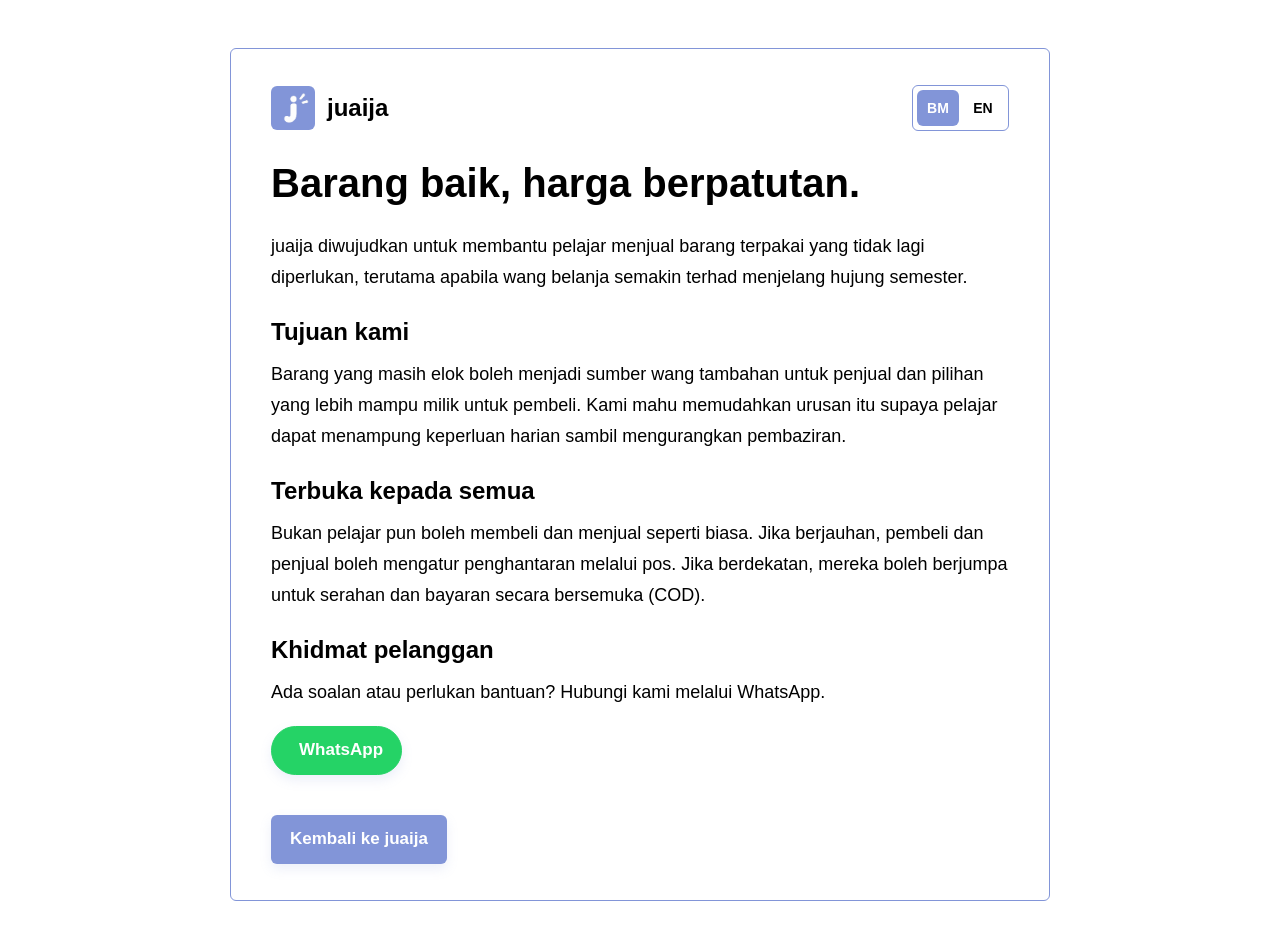
<file: about.html>
<!doctype html>
<html lang="ms-MY">
<head>
  <meta charset="utf-8">
  <meta name="viewport" content="width=device-width, initial-scale=1">
  <meta name="description" content="Tentang juaija, ruang jual beli barang terpakai untuk pelajar dan orang ramai.">
  <title>juaija - Tentang</title>
  <link rel="icon" type="image/png" href="assets/logo.png">
  <link rel="stylesheet" href="styles.css">
  <link rel="stylesheet" href="legal-pages.css">
  <script src="legal-pages.js" defer></script>
</head>
<body class="legal-page" data-legal-page="about">
  <main class="legal-content">
    <header class="legal-top">
      <a class="legal-brand" href="index.html"><img src="assets/logo.png" alt=""><strong>juaija</strong></a>
      <div class="legal-language" role="group" aria-label="Bahasa">
        <button type="button" data-legal-lang="ms" aria-pressed="true">BM</button>
        <button type="button" data-legal-lang="en" aria-pressed="false">EN</button>
      </div>
    </header>
    <section class="legal-copy" data-legal-copy="ms">
      <h1>Barang baik, harga berpatutan.</h1>
      <p>juaija diwujudkan untuk membantu pelajar menjual barang terpakai yang tidak lagi diperlukan, terutama apabila wang belanja semakin terhad menjelang hujung semester.</p>
      <section class="legal-section">
        <h2>Tujuan kami</h2>
        <p>Barang yang masih elok boleh menjadi sumber wang tambahan untuk penjual dan pilihan yang lebih mampu milik untuk pembeli. Kami mahu memudahkan urusan itu supaya pelajar dapat menampung keperluan harian sambil mengurangkan pembaziran.</p>
      </section>
      <section class="legal-section">
        <h2>Terbuka kepada semua</h2>
        <p>Bukan pelajar pun boleh membeli dan menjual seperti biasa. Jika berjauhan, pembeli dan penjual boleh mengatur penghantaran melalui pos. Jika berdekatan, mereka boleh berjumpa untuk serahan dan bayaran secara bersemuka (COD).</p>
      </section>
      <section class="legal-section">
        <h2>Khidmat pelanggan</h2>
        <p>Ada soalan atau perlukan bantuan? Hubungi kami melalui WhatsApp.</p>
        <a class="button button-primary support-whatsapp" href="https://wa.me/60108043004" target="_blank" rel="noopener noreferrer"><i class="bi bi-whatsapp"></i> WhatsApp</a>
      </section>
      <div class="legal-actions"><a class="button button-primary" href="index.html">Kembali ke juaija</a></div>
    </section>
    <section class="legal-copy" data-legal-copy="en" hidden>
      <h1>Good finds at fair prices.</h1>
      <p>juaija was created to help students sell second-hand items they no longer need, especially when money gets tight towards the end of the semester.</p>
      <section class="legal-section">
        <h2>Our purpose</h2>
        <p>Items in good condition can bring in extra money for sellers and offer a more affordable choice for buyers. We want to make that exchange easier, helping students cover everyday needs while reducing waste.</p>
      </section>
      <section class="legal-section">
        <h2>Open to everyone</h2>
        <p>You do not have to be a student to buy or sell on juaija. Buyers and sellers can arrange postage when they are far apart, or meet nearby for collection and payment in person (COD).</p>
      </section>
      <section class="legal-section">
        <h2>Customer service</h2>
        <p>Have a question or need help? Contact us on WhatsApp.</p>
        <a class="button button-primary support-whatsapp" href="https://wa.me/60108043004" target="_blank" rel="noopener noreferrer"><i class="bi bi-whatsapp"></i> WhatsApp</a>
      </section>
      <div class="legal-actions"><a class="button button-primary" href="index.html">Back to juaija</a></div>
    </section>
  </main>
</body>
</html>
</file>
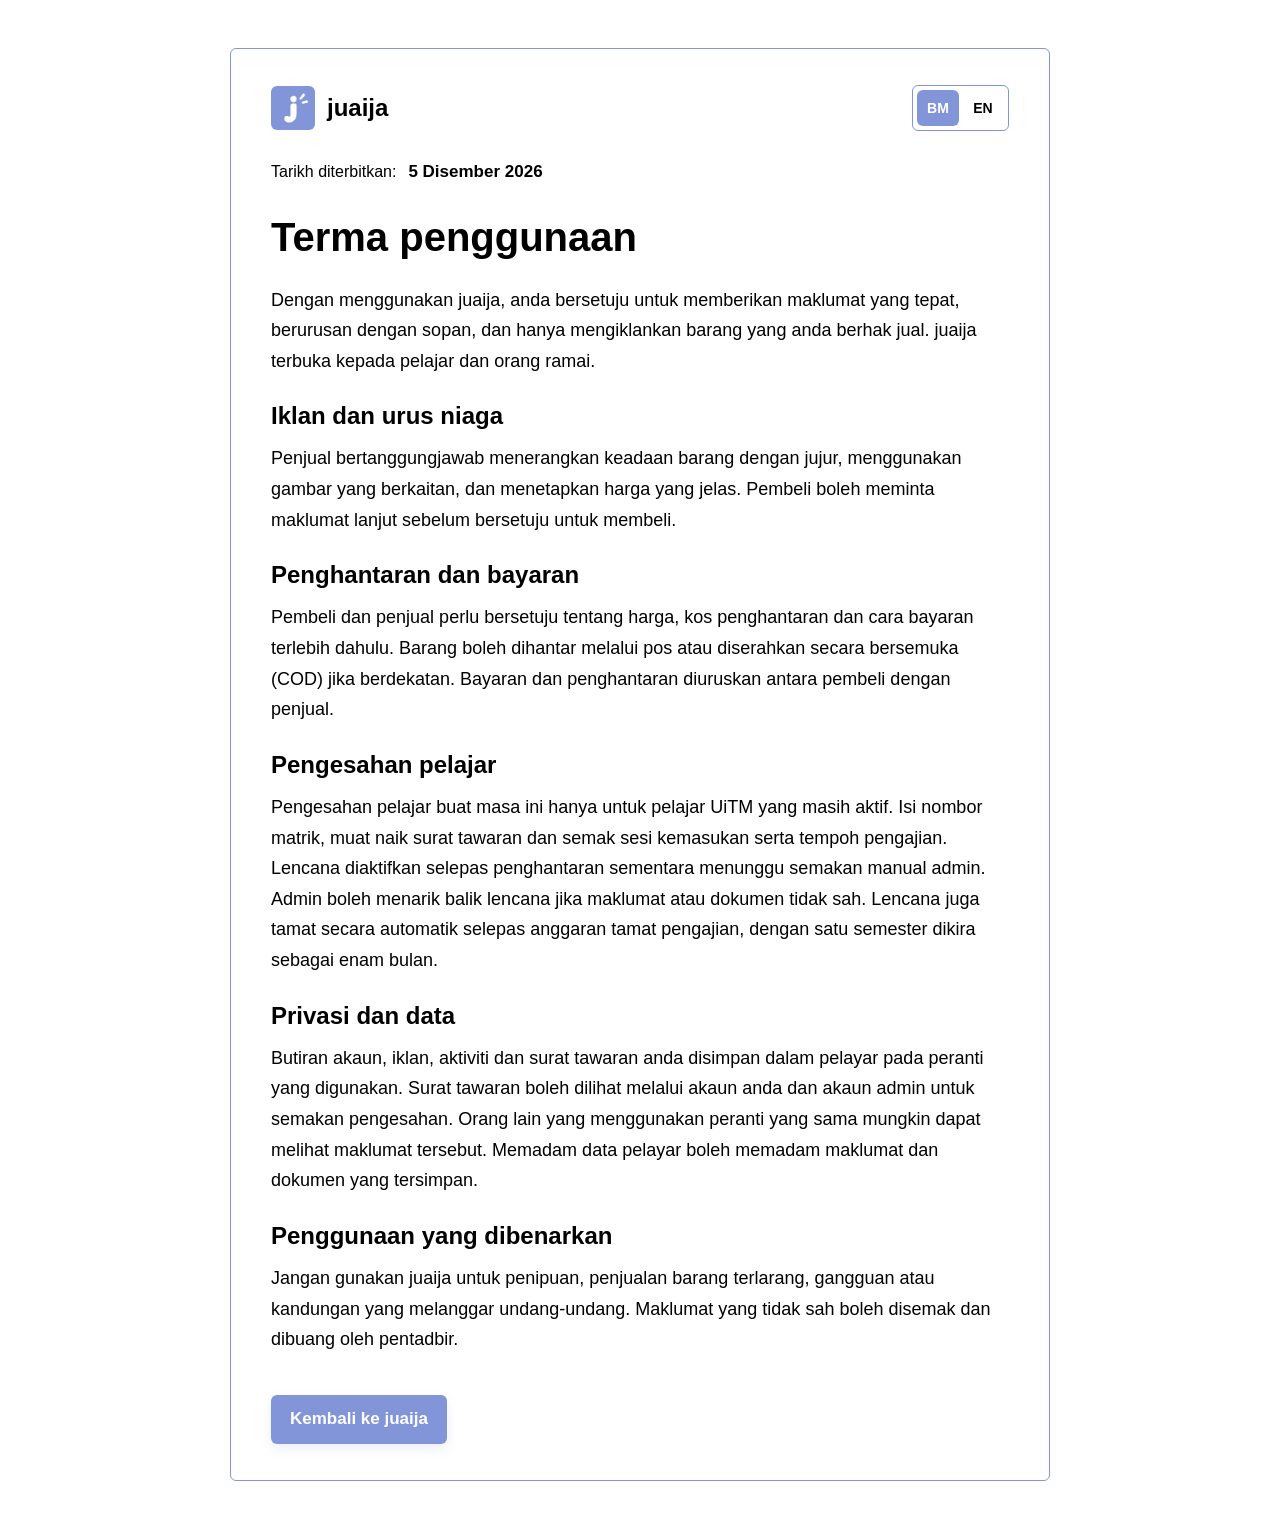
<file: terms.html>
<!doctype html>
<html lang="ms-MY">
<head>
  <meta charset="utf-8">
  <meta name="viewport" content="width=device-width, initial-scale=1">
  <meta name="description" content="Terma penggunaan dan notis privasi juaija.">
  <title>juaija - Terma dan Privasi</title>
  <link rel="icon" type="image/png" href="assets/logo.png">
  <link rel="stylesheet" href="styles.css">
  <link rel="stylesheet" href="legal-pages.css">
  <script src="legal-pages.js" defer></script>
</head>
<body class="legal-page" data-legal-page="terms">
  <main class="legal-content">
    <header class="legal-top">
      <a class="legal-brand" href="index.html"><img src="assets/logo.png" alt=""><strong>juaija</strong></a>
      <div class="legal-language" role="group" aria-label="Bahasa">
        <button type="button" data-legal-lang="ms" aria-pressed="true">BM</button>
        <button type="button" data-legal-lang="en" aria-pressed="false">EN</button>
      </div>
    </header>
    <div class="legal-publication"><span id="publicationLabel">Tarikh diterbitkan:</span> <time id="publicationDate"></time></div>
    <section class="legal-copy" data-legal-copy="ms">
      <h1>Terma penggunaan</h1>
      <p>Dengan menggunakan juaija, anda bersetuju untuk memberikan maklumat yang tepat, berurusan dengan sopan, dan hanya mengiklankan barang yang anda berhak jual. juaija terbuka kepada pelajar dan orang ramai.</p>
      <section class="legal-section">
        <h2>Iklan dan urus niaga</h2>
        <p>Penjual bertanggungjawab menerangkan keadaan barang dengan jujur, menggunakan gambar yang berkaitan, dan menetapkan harga yang jelas. Pembeli boleh meminta maklumat lanjut sebelum bersetuju untuk membeli.</p>
      </section>
      <section class="legal-section">
        <h2>Penghantaran dan bayaran</h2>
        <p>Pembeli dan penjual perlu bersetuju tentang harga, kos penghantaran dan cara bayaran terlebih dahulu. Barang boleh dihantar melalui pos atau diserahkan secara bersemuka (COD) jika berdekatan. Bayaran dan penghantaran diuruskan antara pembeli dengan penjual.</p>
      </section>
      <section class="legal-section">
        <h2>Pengesahan pelajar</h2>
        <p>Pengesahan pelajar buat masa ini hanya untuk pelajar UiTM yang masih aktif. Isi nombor matrik, muat naik surat tawaran dan semak sesi kemasukan serta tempoh pengajian. Lencana diaktifkan selepas penghantaran sementara menunggu semakan manual admin. Admin boleh menarik balik lencana jika maklumat atau dokumen tidak sah. Lencana juga tamat secara automatik selepas anggaran tamat pengajian, dengan satu semester dikira sebagai enam bulan.</p>
      </section>
      <section class="legal-section">
        <h2>Privasi dan data</h2>
        <p>Butiran akaun, iklan, aktiviti dan surat tawaran anda disimpan dalam pelayar pada peranti yang digunakan. Surat tawaran boleh dilihat melalui akaun anda dan akaun admin untuk semakan pengesahan. Orang lain yang menggunakan peranti yang sama mungkin dapat melihat maklumat tersebut. Memadam data pelayar boleh memadam maklumat dan dokumen yang tersimpan.</p>
      </section>
      <section class="legal-section">
        <h2>Penggunaan yang dibenarkan</h2>
        <p>Jangan gunakan juaija untuk penipuan, penjualan barang terlarang, gangguan atau kandungan yang melanggar undang-undang. Maklumat yang tidak sah boleh disemak dan dibuang oleh pentadbir.</p>
      </section>
      <div class="legal-actions"><a class="button button-primary" href="index.html">Kembali ke juaija</a></div>
    </section>
    <section class="legal-copy" data-legal-copy="en" hidden>
      <h1>Terms of use</h1>
      <p>By using juaija, you agree to provide accurate information, communicate respectfully, and list only items you have the right to sell. juaija is open to students and the wider public.</p>
      <section class="legal-section">
        <h2>Listings and transactions</h2>
        <p>Sellers are responsible for describing item condition honestly, using relevant photos, and stating prices clearly. Buyers may ask for more information before agreeing to a purchase.</p>
      </section>
      <section class="legal-section">
        <h2>Delivery and payment</h2>
        <p>Buyers and sellers should agree on the price, postage costs and payment method in advance. Items can be posted or collected with payment in person (COD) when both parties are nearby. Payment and delivery are arranged between the buyer and seller.</p>
      </section>
      <section class="legal-section">
        <h2>Student verification</h2>
        <p>Student verification is currently available only to active UiTM students. Enter your student number, upload your offer letter, and check your intake session and study duration. The badge is activated after submission, pending manual admin review. An admin may revoke it if the details or document are invalid. It also expires automatically at the estimated end of studies, with each semester counted as six months.</p>
      </section>
      <section class="legal-section">
        <h2>Privacy and data</h2>
        <p>Your account details, listings, activity and offer letter are saved in the browser on the device you use. Your letter is available through your account and the admin account for verification review. Other people using the same device may be able to see this information. Clearing browser data may remove saved information and documents.</p>
      </section>
      <section class="legal-section">
        <h2>Acceptable use</h2>
        <p>Do not use juaija for fraud, prohibited goods, harassment or unlawful content. Administrators may review and remove invalid information.</p>
      </section>
      <div class="legal-actions"><a class="button button-primary" href="index.html">Back to juaija</a></div>
    </section>
  </main>
</body>
</html>
</file>
<file: styles.css>
:root{--paper:#8295d8;--surface:#fff;--ink:#8295d8;--muted:#8295d8;--line:#8295d8;--mint:#8295d8;--mint-deep:#8295d8;--mint-soft:#8295d8;--peach:#8295d8;--peach-soft:#8295d8;--lilac:#8295d8;--yellow:#8295d8;--shadow:0 12px 35px rgba(0,0,0,.045);--radius:14px;--font:Arial,sans-serif;--display:Arial,sans-serif}
*{box-sizing:border-box}html{scroll-behavior:smooth}body{margin:0;background:var(--paper);color:var(--ink);font-family:var(--font);font-size:14px;line-height:1.5;transition:background .25s,color .25s}button,input,select,textarea{font:inherit}button{cursor:pointer}button:focus-visible,a:focus-visible,input:focus-visible,select:focus-visible,textarea:focus-visible{outline:3px solid rgba(130,149,216,.27);outline-offset:2px}h1,h2,h3,p{margin:0}h1,h2,h3,strong{font-family:var(--display)}[hidden]{display:none!important}.app-shell{min-height:100vh}.topbar{height:76px;background:rgba(255,255,255,.86);border-bottom:1px solid rgba(255,255,255,.8);position:sticky;top:0;z-index:20;backdrop-filter:blur(18px)}.topbar-inner{height:100%;max-width:1240px;margin:auto;padding:0 24px;display:flex;align-items:center;justify-content:space-between;gap:32px}.brand{display:flex;align-items:center;gap:10px;text-decoration:none;color:var(--ink);flex:none}.brand-mark{width:39px;height:39px;display:grid;place-items:center;border-radius:var(--radius);background:var(--mint);color:#fff;font-family:var(--display);font-size:19px;font-weight:800;letter-spacing:-2px;position:relative;box-shadow:0 5px 13px rgba(130,149,216,.2)}.brand-mark span{color:#8295d8;margin-left:-4px}.brand-copy{display:flex;flex-direction:column;line-height:1.05}.brand-copy strong,.footer-brand strong{font-size:19px;font-weight:800;letter-spacing:-1px}.brand-copy strong span,.footer-brand strong span{color:var(--mint)}.brand-copy small{font-size:9px;color:var(--muted);margin-top:4px;letter-spacing:.01em}.primary-nav{display:flex;align-items:center;gap:7px;margin-right:auto;margin-left:38px}.nav-link{border:0;background:transparent;padding:10px 14px;color:#8295d8;font-size:12px;font-weight:600;border-radius:var(--radius);transition:all .18s}.nav-link:hover{color:var(--ink);background:#8295d8}.nav-link.active{color:var(--mint-deep);background:var(--mint-soft)}.header-actions{display:flex;align-items:center;gap:10px}.icon-button{width:36px;height:36px;border:0;border-radius:var(--radius);background:transparent;display:grid;place-items:center;color:#8295d8;position:relative;transition:.18s}.icon-button:hover{background:#8295d8;color:var(--ink)}.icon{width:18px;height:18px;display:inline-grid;place-items:center;vertical-align:middle}.icon svg{display:block;width:100%;height:100%;fill:none;stroke:currentColor;stroke-width:1.7;stroke-linecap:round;stroke-linejoin:round}.notification-dot{position:absolute;width:7px;height:7px;background:#8295d8;border:1.5px solid white;border-radius:50%;top:7px;right:7px}.profile-trigger{display:flex;align-items:center;gap:8px;background:none;border:0;color:var(--ink);font-size:12px;font-weight:600;padding:4px}.avatar{display:grid;place-items:center;flex:none;border-radius:50%;font-family:var(--display);font-weight:700;color:#fff;background:linear-gradient(145deg,#8295d8,#8295d8)}.avatar-small{width:30px;height:30px;font-size:12px}.chevron{font-size:16px;color:#8295d8;margin-left:1px}.settings-trigger{margin-left:1px}.page-wrap{max-width:1200px;margin:0 auto;padding:38px 24px 64px}.page{display:none;animation:fade-in .24s ease}.page.active{display:block}@keyframes fade-in{from{opacity:0;transform:translateY(5px)}to{opacity:1;transform:translateY(0)}}.page-heading{display:flex;align-items:flex-end;justify-content:space-between;gap:20px;margin-bottom:27px}.page-heading h1{font-size:33px;font-weight:700;letter-spacing:-1.5px;line-height:1.15;margin:4px 0 8px}.eyebrow{font-size:9px;font-weight:700;letter-spacing:.13em;color:#8295d8;line-height:1.4}.subheading{color:#8295d8;font-size:13px}.home-heading{margin-bottom:24px}.home-heading h1{font-size:29px}.wave{color:var(--yellow);font-size:24px;vertical-align:4px;margin-left:4px}.button{min-height:40px;padding:0 16px;border-radius:var(--radius);border:1px solid transparent;display:inline-flex;align-items:center;justify-content:center;gap:9px;font-size:12px;font-weight:700;text-decoration:none;transition:all .18s}.button-primary{color:#fff;background:var(--mint);box-shadow:0 5px 12px rgba(130,149,216,.15)}.button-primary:hover{background:var(--mint-deep);transform:translateY(-1px);color:#fff}.button-primary .button-icon{font-size:18px;font-weight:400;line-height:1}.button-soft{background:var(--mint-soft);color:var(--mint-deep)}.button-outline{background:transparent;border-color:#8295d8;color:#8295d8}.button-outline:hover{background:#8295d8;border-color:#8295d8;color:var(--mint-deep)}.text-button{background:transparent;border:0;color:var(--mint-deep);padding:4px 0;display:inline-flex;align-items:center;gap:10px;font-weight:700;font-size:11px}.text-button:hover{color:#8295d8}.text-button>span:last-child{font-size:15px}.hero-panel{min-height:275px;border-radius:var(--radius);background:#8295d8;overflow:hidden;display:flex;position:relative;margin-bottom:34px}.hero-copy{padding:28px 0 27px 36px;position:relative;z-index:2;width:56%;max-width:560px}.hero-chip{display:inline-flex;align-items:center;gap:7px;border-radius:var(--radius);padding:6px 10px;background:rgba(255,255,255,.68);color:#8295d8;font-size:8px;font-weight:700;letter-spacing:.09em}.live-dot{width:6px;height:6px;border-radius:50%;background:#8295d8;box-shadow:0 0 0 3px rgba(130,149,216,.13);display:inline-block;flex:none}.hero-kicker{font-size:11px;color:#8295d8;margin:15px 0 3px}.hero-copy h2{font-size:33px;line-height:1.06;letter-spacing:-1.3px;font-weight:700}.hero-copy h2 em{font-style:normal;color:var(--mint-deep)}.hero-copy>p:not(.hero-kicker){font-size:11px;color:#8295d8;max-width:375px;margin-top:10px;line-height:1.55}.hero-copy .text-button{margin-top:12px}.hero-art{position:absolute;right:0;top:0;width:48%;height:100%;overflow:hidden;background:radial-gradient(ellipse at 70% 33%,rgba(255,255,255,.9),transparent 41%),linear-gradient(130deg,rgba(255,255,255,.4),#8295d8 52%,#8295d8)}.art-orbit{position:absolute;border:1px solid rgba(130,149,216,.2);border-radius:50%;transform:rotate(-18deg)}.orbit-one{width:420px;height:240px;right:-20px;top:6px}.orbit-two{width:360px;height:205px;right:10px;top:25px}.art-ground{position:absolute;right:-6%;bottom:-27px;width:110%;height:79px;border-radius:var(--radius);background:#8295d8;transform:rotate(-5deg);opacity:.6}.art-sticker{position:absolute;z-index:2;display:grid;place-items:center;font-size:48px;filter:drop-shadow(0 14px 9px rgba(130,149,216,.16));animation:floaty 4s ease-in-out infinite}.sticker-book{left:26%;top:26%;transform:rotate(-12deg);font-size:53px}.sticker-book small{position:absolute;right:-25px;bottom:0;background:#8295d8;color:#8295d8;border-radius:var(--radius);padding:4px 6px;font-family:var(--font);font-size:9px;font-weight:700;filter:none}.sticker-bag{left:53%;top:30%;font-size:59px;animation-delay:.8s}.sticker-lamp{right:10%;top:15%;font-size:45px;animation-delay:1.3s}.hero-note{position:absolute;z-index:3;right:9%;bottom:43px;width:92px;height:92px;border-radius:50%;background:#8295d8;box-shadow:0 9px 24px rgba(130,149,216,.1);display:flex;flex-direction:column;align-items:center;justify-content:center;transform:rotate(8deg)}.hero-note strong{font-size:22px;line-height:1;color:#8295d8}.hero-note small{max-width:60px;text-align:center;font-size:7px;color:#8295d8;line-height:1.15;margin-top:4px}.note-spark{position:absolute;right:10px;top:8px;color:#8295d8;font-size:13px}@keyframes floaty{0%,100%{translate:0 0}50%{translate:0 -7px}}.section-title-row{display:flex;align-items:flex-end;justify-content:space-between;gap:16px;margin-bottom:14px}.section-title-row h2{font-size:20px;letter-spacing:-.7px;margin-top:3px}.period-note{display:flex;align-items:center;gap:8px;color:#8295d8;font-size:10px;margin-bottom:4px}.metric-grid{display:grid;grid-template-columns:repeat(4,1fr);gap:13px;margin-bottom:16px}.metric-card{background:var(--surface);border:1px solid #8295d8;border-radius:var(--radius);padding:15px 16px 13px;min-height:125px;position:relative;overflow:hidden;box-shadow:var(--shadow)}.metric-top{display:flex;align-items:center;justify-content:space-between;color:#8295d8;font-size:10px;font-weight:600}.metric-symbol{width:25px;height:25px;border-radius:var(--radius);display:grid;place-items:center;font-size:14px}.symbol-mint{background:#8295d8;color:#8295d8}.symbol-peach{background:#8295d8;color:#8295d8}.symbol-lilac{background:#8295d8;color:#8295d8}.symbol-yellow{background:#8295d8;color:#8295d8}.metric-card>strong{display:block;font-size:25px;letter-spacing:-1px;line-height:1.1;margin-top:8px}.metric-unit{font-family:var(--font);font-size:11px;letter-spacing:0;font-weight:500;color:#8295d8}.metric-bottom{display:flex;align-items:center;gap:6px;color:#8295d8;font-size:9px;margin-top:7px}.trend-positive{color:#8295d8;font-weight:700}.metric-sparkline{position:absolute;right:0;bottom:0;width:43%;height:40px;opacity:.68}.metric-sparkline svg{width:100%;height:100%;overflow:visible}.metric-sparkline path{fill:none;stroke-width:2;vector-effect:non-scaling-stroke}.mint-line path{stroke:#8295d8}.peach-line path{stroke:#8295d8}.lilac-line path{stroke:#8295d8}.impact-card{background:#8295d8}.impact-doodles{position:absolute;right:14px;bottom:16px;color:#8295d8;font-size:18px;opacity:.7;transform:rotate(-12deg)}.impact-caption{color:#8295d8}.dashboard-grid{display:grid;grid-template-columns:minmax(0,1.65fr) minmax(260px,.9fr);gap:14px;margin-bottom:37px}.surface{background:var(--surface);border:1px solid #8295d8;border-radius:var(--radius);box-shadow:var(--shadow)}.chart-card,.category-card{padding:19px 20px 15px;min-height:345px}.card-heading{display:flex;align-items:center;justify-content:space-between;gap:15px}.card-heading h3{font-size:17px;letter-spacing:-.45px;margin-top:4px}.segmented{display:flex;background:#8295d8;border-radius:var(--radius);padding:3px;gap:2px}.segment{font-size:9px;border:0;border-radius:var(--radius);padding:6px 9px;background:transparent;color:#8295d8;font-weight:600}.segment.active{color:var(--ink);background:white;box-shadow:0 1px 4px rgba(0,0,0,.08)}.chart-legend{display:flex;align-items:center;gap:15px;margin-top:18px;font-size:9px;color:#8295d8}.chart-legend>span:not(.chart-total){display:flex;align-items:center;gap:6px}.legend-dot{display:inline-block;width:7px;height:7px;border-radius:50%}.legend-listings{background:#8295d8}.legend-savings{background:#8295d8}.chart-total{margin-left:auto;display:flex;flex-direction:column;align-items:flex-end;line-height:1.3}.chart-total strong{font-size:14px;color:var(--ink)}.chart-total small{font-size:8px;color:#8295d8}.area-chart-wrap{height:190px;width:100%;margin-top:4px}.area-chart-wrap svg{width:100%;height:100%;overflow:visible}.chart-grid line{stroke:#8295d8;stroke-width:1;stroke-dasharray:3 4}.chart-y-labels,.chart-x-labels{fill:#8295d8;font-family:var(--font);font-size:9px}.chart-x-labels text{text-anchor:middle}.chart-area{stroke:none}.listing-area{fill:url(#listingFill)}.saving-area{fill:url(#savingFill)}.chart-line{fill:none;stroke-width:2.5;stroke-linecap:round;stroke-linejoin:round;vector-effect:non-scaling-stroke}.listing-line{stroke:#8295d8}.saving-line{stroke:#8295d8;stroke-dasharray:5 5;stroke-width:1.8}.chart-point{fill:white;stroke:#8295d8;stroke-width:2}.chart-footnote{border-top:1px solid #8295d8;padding-top:12px;display:flex;align-items:center;gap:8px;color:#8295d8;font-size:9px}.chart-footnote>span:nth-child(2){flex:1}.insight-icon{width:20px;height:20px;border-radius:var(--radius);background:#8295d8;color:#8295d8;display:grid;place-items:center}.plain-arrow{border:0;background:transparent;color:var(--mint);font-size:17px}.small-muted{color:#8295d8;font-size:10px;margin-top:5px}.category-card{padding-left:18px;padding-right:18px}.round-arrow{border:0;background:#8295d8;border-radius:50%;width:29px;height:29px;color:#8295d8;font-size:15px}.category-bars{display:flex;flex-direction:column;gap:12px;margin:18px 0 16px}.category-row{display:grid;grid-template-columns:92px 1fr 28px;gap:9px;align-items:center;font-size:9px;color:#8295d8}.category-track{height:6px;background:#8295d8;border-radius:var(--radius);overflow:hidden}.category-track span{height:100%;display:block;border-radius:var(--radius);background:#8295d8}.category-row:nth-child(2) .category-track span{background:#8295d8}.category-row:nth-child(3) .category-track span{background:#8295d8}.category-row:nth-child(4) .category-track span{background:#8295d8}.category-row strong{text-align:right;color:#8295d8;font-size:9px}.category-foot{border-top:1px solid #8295d8;padding-top:13px;display:flex;align-items:center;gap:8px;color:#8295d8;font-size:9px;line-height:1.4}.category-foot-icon{display:grid;place-items:center;width:22px;height:22px;background:#8295d8;border-radius:var(--radius);color:#8295d8;flex:none}.section-block{margin-top:4px}.section-block .section-title-row{margin-bottom:16px}.listing-grid{display:grid;grid-template-columns:repeat(4,minmax(0,1fr));gap:15px}.listing-card{min-width:0;border:1px solid #8295d8;background:var(--surface);border-radius:var(--radius);overflow:hidden;position:relative;box-shadow:0 5px 16px rgba(0,0,0,.035);transition:transform .2s,box-shadow .2s}.listing-card:hover{transform:translateY(-3px);box-shadow:0 13px 28px rgba(0,0,0,.09)}.listing-visual{height:162px;position:relative;display:grid;place-items:center;overflow:hidden;background:#8295d8}.listing-visual:before,.listing-visual:after{content:'';position:absolute;border-radius:50%;background:rgba(255,255,255,.2)}.listing-visual:before{width:180px;height:180px;right:-30px;top:-56px}.listing-visual:after{width:110px;height:110px;left:-21px;bottom:-58px}.listing-visual .product-icon{font-size:62px;filter:drop-shadow(0 12px 7px rgba(0,0,0,.18));position:relative;z-index:1;transition:transform .25s}.listing-card:hover .product-icon{transform:translateY(-4px) rotate(-3deg)}.listing-visual.tone-book{background:linear-gradient(135deg,#8295d8,#8295d8)}.listing-visual.tone-electronics{background:linear-gradient(135deg,#8295d8,#8295d8)}.listing-visual.tone-fashion{background:linear-gradient(135deg,#8295d8,#8295d8)}.listing-visual.tone-home{background:linear-gradient(135deg,#8295d8,#8295d8)}.listing-visual.tone-sports{background:linear-gradient(135deg,#8295d8,#8295d8)}.listing-visual.tone-other{background:linear-gradient(135deg,#8295d8,#8295d8)}.condition-tag{position:absolute;left:10px;top:10px;z-index:2;padding:5px 7px;border-radius:var(--radius);background:rgba(255,255,255,.84);color:#8295d8;font-size:8px;font-weight:700}.favorite-button{position:absolute;right:9px;top:9px;z-index:2;width:29px;height:29px;border:0;border-radius:50%;background:rgba(255,255,255,.87);color:#8295d8;font-size:16px;display:grid;place-items:center}.favorite-button.active{color:#8295d8}.favorite-button.active:after{content:'♥'}.listing-body{padding:12px 12px 11px}.listing-category{font-size:8px;letter-spacing:.09em;text-transform:uppercase;font-weight:700;color:#8295d8}.listing-title{font-size:12px;line-height:1.35;font-weight:700;margin:5px 0 8px;white-space:nowrap;overflow:hidden;text-overflow:ellipsis}.listing-price-row{display:flex;align-items:baseline;gap:6px}.listing-price{font-family:var(--display);font-weight:800;font-size:17px;letter-spacing:-.5px;color:#8295d8}.listing-original{text-decoration:line-through;color:#8295d8;font-size:9px}.listing-saving{margin-left:auto;color:#8295d8;background:#8295d8;border-radius:var(--radius);padding:3px 5px;font-size:7px;font-weight:700}.listing-meta{display:flex;align-items:center;justify-content:space-between;border-top:1px solid #8295d8;padding-top:8px;margin-top:9px;color:#8295d8;font-size:8px}.seller-mini{display:flex;align-items:center;gap:5px;min-width:0}.seller-mini-avatar{width:17px;height:17px;border-radius:50%;display:grid;place-items:center;background:#8295d8;color:#8295d8;font-size:8px;font-weight:700;flex:none}.seller-mini span:last-child{white-space:nowrap;overflow:hidden;text-overflow:ellipsis}.listing-location{white-space:nowrap;overflow:hidden;text-overflow:ellipsis;max-width:90px}.listing-list-mode{grid-template-columns:1fr}.listing-list-mode .listing-card{display:grid;grid-template-columns:155px 1fr;align-items:stretch}.listing-list-mode .listing-visual{height:100%;min-height:132px}.listing-list-mode .listing-body{padding:14px 16px}.listing-list-mode .listing-title{font-size:14px}.listing-list-mode .listing-price{font-size:18px}.listing-list-mode .listing-meta{margin-top:14px}.preview-grid{grid-template-columns:repeat(4,1fr)}.market-toolbar{padding:10px 12px;display:flex;align-items:center;justify-content:space-between;gap:16px}.search-field{display:flex;align-items:center;gap:10px;color:#8295d8;flex:1;max-width:550px}.search-field .icon{width:16px;height:16px}.search-field input{border:0;outline:0;background:transparent;flex:1;min-width:0;color:var(--ink);font-size:11px}.search-field input::placeholder{color:#8295d8}.search-field kbd{font-family:var(--font);font-size:8px;color:#8295d8;background:#8295d8;border:1px solid #8295d8;border-radius:var(--radius);padding:3px 5px}.toolbar-controls{display:flex;align-items:center;gap:13px}.select-label{display:flex;align-items:center;gap:6px;color:#8295d8;font-size:9px}.select-label select,.show-count select{border:0;color:#8295d8;background:transparent;font-size:10px;font-weight:700;cursor:pointer}.view-switch{display:flex;gap:3px;border-left:1px solid #8295d8;padding-left:11px}.view-button{border:0;background:transparent;color:#8295d8;width:28px;height:28px;border-radius:var(--radius);display:grid;place-items:center}.view-button .icon{width:15px;height:15px}.view-button.active{background:#8295d8;color:#8295d8}.category-pills{display:flex;gap:7px;flex-wrap:wrap;margin:17px 0 13px}.category-pill{border:1px solid #8295d8;background:transparent;color:#8295d8;border-radius:var(--radius);padding:7px 12px;font-size:9px;font-weight:600;transition:.18s}.category-pill:hover,.category-pill.active{background:#8295d8;color:#8295d8;border-color:#8295d8}.market-result-row{display:flex;align-items:center;justify-content:space-between;margin:12px 0 13px;color:#8295d8;font-size:9px}.market-result-row p{margin:0}.show-count{display:flex;align-items:center;gap:5px}.show-count select{padding:0 2px}.market-grid{grid-template-columns:repeat(4,minmax(0,1fr));gap:14px}.pagination-row{display:flex;align-items:center;justify-content:space-between;color:#8295d8;font-size:9px;padding:18px 0 5px}.pagination-row>div{display:flex;gap:5px}.pager{border:1px solid #8295d8;background:var(--surface);color:#8295d8;width:29px;height:29px;border-radius:var(--radius);font-size:11px}.pager.current-page{color:white;background:var(--mint);border-color:var(--mint)}.pager:disabled{opacity:.4;cursor:default}.empty-state{text-align:center;padding:70px 15px 55px}.empty-illustration{width:57px;height:57px;display:grid;place-items:center;background:#8295d8;border-radius:50%;font-size:33px;color:#8295d8;margin:0 auto 13px}.empty-state h3{font-size:17px;margin-bottom:5px}.empty-state p{color:#8295d8;font-size:11px;margin-bottom:17px}.seller-tip{display:flex;align-items:center;gap:8px;color:#8295d8;background:#8295d8;border-radius:var(--radius);padding:10px 12px;font-size:9px;max-width:260px}.seller-tip>span:first-child{font-size:17px;color:#8295d8}.sell-layout{display:grid;grid-template-columns:minmax(0,1fr) 285px;gap:17px;align-items:start}.listing-form{padding:23px 24px}.form-section-heading{display:flex;align-items:flex-start;gap:11px;border-bottom:1px solid #8295d8;padding-bottom:16px;margin-bottom:18px}.step-number{width:28px;height:28px;display:grid;place-items:center;border-radius:var(--radius);background:#8295d8;color:#8295d8;font-size:10px;font-weight:700}.form-section-heading h2{font-size:16px;letter-spacing:-.3px}.form-section-heading p{font-size:9px;color:#8295d8;margin-top:3px}.form-grid{display:grid;grid-template-columns:repeat(2,minmax(0,1fr));gap:15px 13px}.form-field{display:flex;flex-direction:column;gap:6px;color:#8295d8;font-size:10px;font-weight:700;min-width:0}.full-field{grid-column:1/-1}.form-field input,.form-field select,.form-field textarea{width:100%;border:1px solid #8295d8;background:#8295d8;color:#8295d8;border-radius:var(--radius);min-height:39px;padding:9px 11px;font-size:10px;font-weight:500;outline:0;transition:border .18s,box-shadow .18s}.form-field textarea{resize:vertical;min-height:92px;line-height:1.5}.form-field input:focus,.form-field select:focus,.form-field textarea:focus{border-color:#8295d8;box-shadow:0 0 0 3px rgba(130,149,216,.1)}.form-field input::placeholder,.form-field textarea::placeholder{color:#8295d8}.input-prefix{display:flex;align-items:center;border:1px solid #8295d8;background:#8295d8;border-radius:var(--radius);overflow:hidden}.input-prefix>span{padding-left:10px;color:#8295d8;font-size:9px}.input-prefix input{border:0;background:transparent;box-shadow:none!important}.input-prefix:focus-within{border-color:#8295d8;box-shadow:0 0 0 3px rgba(130,149,216,.1)}.input-prefix input:focus{outline:0}.field-error{min-height:0;color:#8295d8;font-size:9px;font-weight:500}.field-error:not(:empty){margin-top:-2px}.field-hint{display:flex;justify-content:space-between;color:#8295d8;font-size:8px;font-weight:500}.upload-box{min-height:66px;border:1px dashed #8295d8;background:#8295d8;border-radius:var(--radius);display:flex;align-items:center;gap:11px;padding:10px 12px;cursor:pointer;color:#8295d8}.upload-box:hover{border-color:#8295d8;background:#8295d8}.upload-icon{width:31px;height:31px;border-radius:var(--radius);background:#8295d8;color:#8295d8;display:grid;place-items:center;font-size:19px}.upload-box strong{display:block;font-size:10px;color:#8295d8}.upload-box small{display:block;font-size:8px;color:#8295d8;margin-top:2px;font-weight:500}.upload-preview{margin-left:auto;width:47px;height:47px;border-radius:var(--radius);background-size:cover;background-position:center}.form-actions{display:flex;align-items:center;justify-content:space-between;gap:15px;border-top:1px solid #8295d8;margin-top:20px;padding-top:16px}.form-actions p{display:flex;align-items:center;gap:7px;color:#8295d8;font-size:8px}.privacy-icon{color:#8295d8;font-size:14px}.sell-aside{display:flex;flex-direction:column;gap:13px}.seller-card{padding:18px}.impact-big{font-size:19px;color:#8295d8;margin:12px 0 3px}.impact-big strong{font-size:35px;letter-spacing:-1px;color:var(--ink);margin-left:4px}.seller-card h3{font-size:13px;line-height:1.35}.seller-card>p:not(.eyebrow){font-size:9px;color:#8295d8;line-height:1.55;margin:9px 0 16px}.seller-stat{border-top:1px solid #8295d8;padding-top:11px;display:flex;justify-content:space-between;color:#8295d8;font-size:9px}.seller-stat strong{color:#8295d8;font-size:12px}.tip-card{position:relative;padding:19px;border-radius:var(--radius);background:#8295d8;overflow:hidden;min-height:202px}.tip-star{font-size:32px;color:#8295d8;float:right;opacity:.75}.tip-card h3{font-size:17px;line-height:1.2;letter-spacing:-.5px;margin-top:14px;max-width:170px}.tip-card>p:not(.eyebrow){font-size:9px;line-height:1.55;color:#8295d8;margin-top:8px;max-width:220px}.tip-dash{display:block;width:41px;height:2px;background:#8295d8;margin-top:15px}.profile-cover{height:180px;border-radius:var(--radius);background:linear-gradient(120deg,#8295d8,#8295d8 48%,#8295d8);position:relative;overflow:hidden}.cover-sun{position:absolute;right:20%;top:-70px;width:220px;height:220px;border-radius:50%;background:#8295d8;opacity:.7}.cover-shape{position:absolute;border:1px solid rgba(130,149,216,.21);border-radius:50%;transform:rotate(-14deg)}.shape-one{width:560px;height:270px;right:0;top:38px}.shape-two{width:500px;height:230px;right:30px;top:52px}.cover-label{position:absolute;right:25px;bottom:20px;font-size:8px;font-weight:700;letter-spacing:.13em;color:#8295d8}.profile-overlap{position:relative;display:flex;gap:19px;margin:-44px 24px 25px;z-index:2}.avatar-large{width:86px;height:86px;border:5px solid var(--paper);font-size:30px;background:linear-gradient(145deg,#8295d8,#8295d8);box-shadow:0 5px 15px rgba(130,149,216,.08)}.profile-main-info{flex:1;padding-top:46px}.profile-name-row{display:flex;align-items:flex-end;justify-content:space-between;gap:15px}.profile-name-row h1{font-size:25px;letter-spacing:-1px;margin-top:3px}.profile-handle{font-size:10px;color:#8295d8;margin-top:4px}.profile-handle span{color:#8295d8}.profile-bio{font-size:11px;color:#8295d8;margin-top:12px;max-width:650px}.profile-stats{display:flex;align-items:center;gap:25px;margin-top:17px}.profile-stats>div{display:flex;flex-direction:column;gap:2px}.profile-stats strong{font-size:14px}.profile-stats strong i{font-style:normal;color:#8295d8;font-size:12px}.profile-stats span{font-size:8px;color:#8295d8}.member-since{display:flex;align-items:center;gap:6px;margin-left:auto}.member-since .icon{width:13px;height:13px}.profile-content-grid{display:grid;grid-template-columns:minmax(0,1fr) 285px;gap:18px}.profile-listings-section .section-title-row{margin-bottom:15px}.profile-listing-grid{grid-template-columns:repeat(3,minmax(0,1fr))}.profile-empty{grid-column:1/-1;display:block;padding:32px;text-align:center;background:var(--surface);border-radius:var(--radius);color:#8295d8;font-size:11px}.profile-aside{display:flex;flex-direction:column;gap:13px}.trust-card,.saved-card{padding:17px}.trust-top{display:flex;align-items:center;justify-content:space-between}.trust-icon{width:30px;height:30px;border-radius:var(--radius);display:grid;place-items:center;background:#8295d8;color:#8295d8;font-size:18px}.trust-badge{color:#8295d8;background:#8295d8;border-radius:var(--radius);padding:4px 6px;font-size:7px;font-weight:700;letter-spacing:.06em}.trust-card h3{font-size:13px;margin-top:13px}.karma-score{font-family:var(--display);font-size:29px;font-weight:800;letter-spacing:-1.3px;margin:4px 0}.karma-score span{font-family:var(--font);font-size:10px;font-weight:500;color:#8295d8;letter-spacing:0}.karma-track{height:5px;background:#8295d8;border-radius:var(--radius);overflow:hidden}.karma-track span{height:100%;width:96%;display:block;background:linear-gradient(90deg,#8295d8,#8295d8);border-radius:var(--radius)}.trust-card>p{font-size:8px;line-height:1.5;color:#8295d8;margin-top:9px}.saved-card-head{display:flex;align-items:center;justify-content:space-between}.saved-card h3{font-size:14px;margin-top:3px}.saved-count{width:24px;height:24px;display:grid;place-items:center;border-radius:var(--radius);background:#8295d8;color:#8295d8;font-size:10px;font-weight:700}.saved-items-list{margin:10px 0}.saved-item-row{display:flex;align-items:center;gap:9px;padding:8px 0;border-top:1px solid #8295d8}.saved-item-thumb{width:38px;height:38px;border-radius:var(--radius);display:grid;place-items:center;font-size:20px;flex:none}.saved-item-copy{min-width:0;flex:1}.saved-item-copy strong{display:block;font-size:9px;white-space:nowrap;text-overflow:ellipsis;overflow:hidden}.saved-item-copy small{font-size:8px;color:#8295d8}.saved-item-price{font-size:10px;font-weight:700;color:#8295d8}.saved-empty{font-size:9px;color:#8295d8;padding:12px 0}.notification-layout{display:grid;grid-template-columns:minmax(0,1fr) 300px;gap:17px;align-items:start}.notifications-panel{overflow:hidden}.notification-filter{display:flex;align-items:center;gap:23px;padding:0 18px;border-bottom:1px solid #8295d8}.notif-tab{height:47px;display:flex;align-items:center;gap:7px;border:0;border-bottom:2px solid transparent;background:transparent;color:#8295d8;font-size:10px;font-weight:600}.notif-tab.active{border-color:var(--mint);color:var(--mint-deep)}.notif-number,.unread-count{width:17px;height:17px;border-radius:50%;background:#8295d8;color:#8295d8;display:grid;place-items:center;font-size:8px}.unread-count{background:#8295d8;color:#8295d8}.notification-list{padding:0 18px}.notification-item{display:flex;align-items:flex-start;gap:12px;padding:16px 0;border-bottom:1px solid #8295d8;position:relative;cursor:pointer}.notification-item:last-child{border-bottom:0}.notification-item.unread:after{content:'';position:absolute;right:0;top:21px;width:6px;height:6px;border-radius:50%;background:#8295d8}.notif-icon{width:36px;height:36px;border-radius:var(--radius);display:grid;place-items:center;flex:none;font-size:16px}.notif-icon.mint{background:#8295d8;color:#8295d8}.notif-icon.peach{background:#8295d8;color:#8295d8}.notif-icon.lilac{background:#8295d8;color:#8295d8}.notif-copy{flex:1;min-width:0}.notif-copy strong{font-family:var(--font);font-size:10px;color:#8295d8}.notif-copy p{font-size:9px;color:#8295d8;line-height:1.5;margin-top:3px}.notif-copy time{font-size:8px;color:#8295d8;display:block;margin-top:5px}.notification-aside{position:relative;overflow:hidden;background:#8295d8;border-radius:var(--radius);padding:20px;min-height:255px}.notif-aside-art{position:absolute;right:16px;top:12px;font-size:43px;color:#8295d8;opacity:.8}.notification-aside h2{font-size:19px;letter-spacing:-.6px;line-height:1.15;margin-top:10px;max-width:240px}.notification-aside>p:not(.eyebrow){font-size:9px;color:#8295d8;line-height:1.5;margin-top:9px;max-width:220px}.notification-aside .text-button{margin-top:16px}.settings-layout{display:grid;grid-template-columns:minmax(0,1fr) 290px;gap:17px;align-items:stretch}.settings-main{padding:4px 20px}.settings-section{display:flex;align-items:center;gap:13px;padding:20px 0;min-height:88px}.settings-icon{width:34px;height:34px;display:grid;place-items:center;border-radius:var(--radius);flex:none;font-size:18px}.icon-appearance{background:#8295d8;color:#8295d8}.icon-language{background:#8295d8;color:#8295d8;font-size:12px;font-weight:700}.icon-account{background:#8295d8;color:#8295d8}.icon-privacy{background:#8295d8;color:#8295d8}.settings-copy{flex:1;min-width:0}.settings-copy h2{font-size:12px}.settings-copy p{font-size:9px;color:#8295d8;margin-top:3px}.settings-divider{height:1px;background:#8295d8;margin-left:47px}.theme-control{display:flex;gap:7px}.theme-option{display:flex;flex-direction:column;align-items:center;gap:5px;border:1px solid #8295d8;background:transparent;border-radius:var(--radius);padding:6px 10px;color:#8295d8;font-size:8px;min-width:58px}.theme-option.active{border-color:#8295d8;color:#8295d8;background:#8295d8}.theme-swatch{width:25px;height:20px;border-radius:var(--radius);display:grid;place-items:center;font-size:12px}.swatch-light{background:#8295d8;color:#8295d8}.swatch-dark{background:#8295d8;color:#8295d8}.language-control{display:flex;background:#8295d8;border-radius:var(--radius);padding:3px;gap:2px}.language-option{border:0;border-radius:var(--radius);background:transparent;padding:6px 10px;font-size:9px;font-weight:700;color:#8295d8}.language-option.active{background:#fff;color:#8295d8;box-shadow:0 1px 4px rgba(0,0,0,.08)}.account-details{display:flex;flex-direction:column;align-items:flex-end;gap:3px}.account-details>strong{font-size:10px}.account-details>span{font-size:8px;color:#8295d8}.account-details .text-button{font-size:8px;margin-top:4px}.danger-text{color:#8295d8}.settings-section>.button{font-size:9px;min-height:34px;padding:0 10px}.settings-aside{border-radius:var(--radius);padding:22px;background:#8295d8;position:relative;overflow:hidden}.settings-brand-art{position:relative;height:125px;display:grid;place-items:center;margin-bottom:10px}.settings-brand-art:before,.settings-brand-art:after{content:'';position:absolute;border:1px solid rgba(130,149,216,.2);border-radius:50%;transform:rotate(-25deg)}.settings-brand-art:before{width:220px;height:90px}.settings-brand-art:after{width:180px;height:65px}.settings-brand-art>span{font-family:var(--display);font-weight:800;font-size:64px;color:#8295d8;letter-spacing:-8px;transform:rotate(-7deg)}.settings-brand-art>span span{color:#8295d8}.setting-spark{position:absolute;color:#8295d8;font-size:18px;font-style:normal}.spark-a{top:18px;right:30px}.spark-b{bottom:13px;left:33px}.settings-aside h2{font-size:21px;letter-spacing:-.7px;line-height:1.15;margin-top:9px}.settings-aside>p:not(.eyebrow){font-size:9px;line-height:1.55;color:#8295d8;margin-top:9px}.settings-aside-rule{display:block;width:35px;height:2px;background:#8295d8;margin:17px 0 11px}.settings-aside>small{font-size:8px;color:#8295d8}.site-footer{border-top:1px solid #8295d8;background:rgba(255,255,255,.43);padding:20px max(24px,calc((100% - 1152px)/2)) 13px}.footer-main{display:flex;align-items:center;gap:24px;padding-bottom:16px}.footer-brand{display:flex;align-items:center;gap:8px;flex:none}.footer-brand .brand-mark{width:31px;height:31px;font-size:16px;border-radius:var(--radius)}.footer-brand strong{font-size:16px}.footer-brand p{font-size:8px;color:#8295d8;margin-top:2px}.footer-note{font-size:9px;color:#8295d8;margin-right:auto}.footer-links{display:flex;gap:15px}.footer-links button{border:0;background:transparent;color:#8295d8;font-size:9px}.footer-links button:hover{color:var(--mint-deep)}.footer-bottom{border-top:1px solid #8295d8;padding-top:10px;display:flex;justify-content:space-between;color:#8295d8;font-size:8px}.footer-bottom>span:last-child{display:flex;align-items:center;gap:6px}.footer-live{width:5px;height:5px;border-radius:50%;background:#8295d8}.mobile-nav{display:none}.auth-screen{min-height:100vh;display:grid;grid-template-columns:minmax(300px,.92fr) minmax(390px,1.08fr);background:#8295d8}.auth-visual{min-height:100vh;padding:30px max(30px,calc((100vw - 1090px)/2));padding-right:40px;background:#8295d8;position:relative;display:flex;flex-direction:column}.auth-brand{align-self:flex-start}.auth-illustration{position:relative;flex:1;display:flex;flex-direction:column;justify-content:center;padding:45px 0 40px}.auth-sun{position:absolute;left:12%;top:17%;width:190px;height:190px;border-radius:50%;background:#8295d8;opacity:.7}.auth-book{position:absolute;right:15%;top:18%;font-size:70px;filter:drop-shadow(0 12px 9px rgba(130,149,216,.16));transform:rotate(9deg)}.auth-flower{position:absolute;right:10%;top:44%;font-size:57px;color:#8295d8;opacity:.75}.auth-copy{position:relative;z-index:1;max-width:400px;margin-top:110px}.auth-copy .eyebrow{color:#8295d8}.auth-copy h2{font-size:39px;line-height:1.07;letter-spacing:-1.7px;margin:9px 0}.auth-copy>p:last-child{font-size:12px;color:#8295d8;max-width:330px}.auth-decoration{position:absolute;left:2%;bottom:9%;color:#8295d8;font-size:22px}.auth-decoration span{color:#8295d8;font-size:30px;margin:0 17px}.auth-visual-footer{color:#8295d8;font-size:8px}.auth-main{display:flex;align-items:center;justify-content:center;position:relative;padding:35px 28px}.auth-box{width:min(100%,390px);position:relative}.auth-language{position:absolute;top:-44px;right:0;display:flex;gap:2px;background:#8295d8;padding:3px;border-radius:var(--radius)}.auth-language button{border:0;background:transparent;border-radius:var(--radius);padding:5px 8px;color:#8295d8;font-size:8px;font-weight:700}.auth-language button.active{background:white;color:#8295d8}.auth-head{margin-bottom:21px}.auth-head h1{font-size:28px;letter-spacing:-1.1px;margin:5px 0}.auth-head>p:last-child{font-size:10px;color:#8295d8}.auth-form{display:flex;flex-direction:column;gap:12px}.auth-form .form-field{font-size:9px}.auth-form .form-field input{height:40px;background:white}.password-wrap{position:relative}.password-wrap input{padding-right:40px}.password-toggle{position:absolute;right:9px;top:9px;border:0;background:transparent;color:#8295d8;font-size:13px}.auth-submit{width:100%;height:42px;justify-content:space-between;padding:0 14px;margin-top:2px}.auth-submit>span:last-child{font-size:16px}.auth-error{color:#8295d8;font-size:9px;min-height:0;margin-top:-7px}.auth-error:not(:empty){min-height:14px}.demo-card{background:#8295d8;border:1px solid #8295d8;border-radius:var(--radius);padding:12px 13px;margin-top:15px}.demo-card-head{display:flex;align-items:center;gap:8px}.demo-icon{width:27px;height:27px;border-radius:var(--radius);background:#8295d8;color:#8295d8;display:grid;place-items:center}.demo-card-head>div{display:flex;flex-direction:column;flex:1}.demo-card-head strong{font-size:9px}.demo-card-head small{font-size:8px;color:#8295d8;margin-top:2px}.demo-ready{display:flex;align-items:center;gap:4px;font-size:7px;color:#8295d8;font-weight:700}.demo-ready i{width:5px;height:5px;background:#8295d8;border-radius:50%}.demo-credentials{display:flex;gap:12px;margin:11px 0 9px 35px}.demo-credentials>span{display:flex;flex-direction:column;gap:2px}.demo-credentials small{font-size:7px;color:#8295d8;letter-spacing:.07em}.demo-credentials strong{font-size:9px;color:#8295d8}.demo-login{display:flex;align-items:center;justify-content:space-between;width:100%;background:white;border:1px solid #8295d8;border-radius:var(--radius);padding:8px 10px;color:#8295d8;font-size:9px;font-weight:700}.demo-login:hover{border-color:#8295d8;background:#8295d8}.demo-login span:last-child{font-size:14px}.auth-divider{display:flex;align-items:center;gap:10px;color:#8295d8;font-size:8px;margin:14px 0}.auth-divider:before,.auth-divider:after{content:'';height:1px;background:#8295d8;flex:1}.signup-prompt{text-align:center;color:#8295d8;font-size:9px}.signup-prompt button{border:0;background:transparent;color:#8295d8;font-weight:700;font-size:9px;padding:0 0 0 3px}.signup-form{margin-top:12px}.auth-footnote{display:flex;align-items:flex-start;gap:6px;margin-top:20px;color:#8295d8;font-size:8px;line-height:1.5}.auth-footnote .privacy-icon{font-size:12px;line-height:1}.toast{border:1px solid #8295d8!important;border-radius:var(--radius);box-shadow:0 10px 30px rgba(0,0,0,.13)!important;background:var(--surface)!important;color:var(--ink)!important;font-size:11px;padding:2px 5px}.toast-header{background:transparent!important;border:0!important;color:var(--ink)!important;font-size:10px}.toast-body{color:#8295d8!important}.modal-backdrop-custom{position:fixed;inset:0;background:rgba(0,0,0,.42);backdrop-filter:blur(4px);z-index:50;display:grid;place-items:center;padding:18px;animation:fade-in .18s ease}.dialog-card{width:min(100%,480px);background:var(--surface);border-radius:var(--radius);padding:22px;box-shadow:0 22px 70px rgba(0,0,0,.25);position:relative;max-height:calc(100vh - 36px);overflow:auto}.dialog-close{position:absolute;right:14px;top:12px;border:0;background:#8295d8;width:29px;height:29px;border-radius:50%;color:#8295d8;font-size:17px}.dialog-card h2{font-size:20px;letter-spacing:-.6px;margin:5px 30px 15px 0}.dialog-card .form-grid{gap:12px}.dialog-actions{display:flex;justify-content:flex-end;gap:8px;margin-top:18px}.detail-visual{height:200px;border-radius:var(--radius);display:grid;place-items:center;font-size:74px;margin-bottom:15px;position:relative;overflow:hidden}.detail-visual:before{content:'';position:absolute;width:240px;height:240px;border-radius:50%;background:rgba(255,255,255,.18);top:-80px;right:-30px}.detail-visual span{position:relative;z-index:1;filter:drop-shadow(0 14px 7px rgba(0,0,0,.2))}.detail-topline{display:flex;align-items:center;justify-content:space-between;color:#8295d8;font-size:8px;letter-spacing:.09em;text-transform:uppercase}.detail-title{font-size:22px;margin:6px 0}.detail-price-row{display:flex;align-items:baseline;gap:8px;margin-bottom:13px}.detail-price-row strong{font-size:24px;color:#8295d8}.detail-description{font-size:10px;color:#8295d8;line-height:1.6}.detail-info-row{display:flex;gap:8px;flex-wrap:wrap;margin:13px 0}.detail-info-pill{font-size:8px;background:#8295d8;color:#8295d8;border-radius:var(--radius);padding:6px 8px}.detail-seller{display:flex;align-items:center;gap:8px;padding:12px 0;border-top:1px solid #8295d8;margin-top:13px}.detail-seller .avatar{width:30px;height:30px;font-size:11px}.detail-seller-copy{flex:1}.detail-seller-copy strong{display:block;font-size:9px}.detail-seller-copy small{font-size:8px;color:#8295d8}.modal-toast-space{height:10px}

body[data-theme="dark"]{--paper:#8295d8;--surface:#8295d8;--ink:#8295d8;--muted:#8295d8;--line:#8295d8;--mint:#8295d8;--mint-deep:#8295d8;--mint-soft:#8295d8;--shadow:0 12px 35px rgba(0,0,0,.14)}body[data-theme="dark"] .topbar{background:rgba(0,0,0,.9);border-color:#8295d8}body[data-theme="dark"] .nav-link:hover,body[data-theme="dark"] .icon-button:hover{background:#8295d8;color:var(--ink)}body[data-theme="dark"] .hero-panel{background:#8295d8}body[data-theme="dark"] .hero-art{background:radial-gradient(ellipse at 70% 33%,rgba(130,149,216,.18),transparent 41%),linear-gradient(130deg,#8295d8,#8295d8 52%,#8295d8)}body[data-theme="dark"] .hero-note{background:#8295d8}body[data-theme="dark"] .metric-card,body[data-theme="dark"] .surface,body[data-theme="dark"] .listing-card{border-color:#8295d8}body[data-theme="dark"] .impact-card{background:#8295d8}body[data-theme="dark"] .chart-grid line,body[data-theme="dark"] .settings-divider,body[data-theme="dark"] .footer-bottom,body[data-theme="dark"] .form-section-heading,body[data-theme="dark"] .form-actions,body[data-theme="dark"] .listing-meta,body[data-theme="dark"] .saved-item-row{border-color:#8295d8}body[data-theme="dark"] .chart-grid line{stroke:#8295d8}body[data-theme="dark"] .chart-y-labels,body[data-theme="dark"] .chart-x-labels{fill:#8295d8}body[data-theme="dark"] .segmented,body[data-theme="dark"] .view-button.active,body[data-theme="dark"] .category-track,body[data-theme="dark"] .pagination-row .pager,body[data-theme="dark"] .icon-button{background-color:#8295d8}body[data-theme="dark"] .segment.active,body[data-theme="dark"] .language-option.active{background:#8295d8;color:#8295d8}body[data-theme="dark"] .category-pill{border-color:#8295d8;color:#8295d8}body[data-theme="dark"] .category-pill.active{background:#8295d8;color:#8295d8;border-color:#8295d8}body[data-theme="dark"] .search-field input,body[data-theme="dark"] .select-label select,body[data-theme="dark"] .show-count select{color:var(--ink)}body[data-theme="dark"] .search-field kbd{background:#8295d8;border-color:#8295d8}body[data-theme="dark"] .form-field input,body[data-theme="dark"] .form-field select,body[data-theme="dark"] .form-field textarea,body[data-theme="dark"] .input-prefix,body[data-theme="dark"] .upload-box{background:#8295d8;border-color:#8295d8;color:#8295d8}body[data-theme="dark"] .input-prefix input{background:transparent}body[data-theme="dark"] .upload-box strong{color:#8295d8}body[data-theme="dark"] .seller-tip,body[data-theme="dark"] .trust-card,body[data-theme="dark"] .saved-card{background:#8295d8}body[data-theme="dark"] .tip-card,body[data-theme="dark"] .notification-aside,body[data-theme="dark"] .settings-aside{background:#8295d8}body[data-theme="dark"] .profile-cover{background:linear-gradient(120deg,#8295d8,#8295d8 48%,#8295d8)}body[data-theme="dark"] .avatar-large{border-color:var(--paper)}body[data-theme="dark"] .notification-item,body[data-theme="dark"] .notification-filter{border-color:#8295d8}body[data-theme="dark"] .notif-copy strong{color:#8295d8}body[data-theme="dark"] .notif-tab.active{color:#8295d8}body[data-theme="dark"] .settings-main{border-color:#8295d8}body[data-theme="dark"] .theme-control .theme-option.active{background:#8295d8}body[data-theme="dark"] .theme-option,body[data-theme="dark"] .language-control{border-color:#8295d8;background:#8295d8}body[data-theme="dark"] .language-control{background:#8295d8}body[data-theme="dark"] .account-details .text-button{color:#8295d8}body[data-theme="dark"] .site-footer{background:#8295d8;border-color:#8295d8}body[data-theme="dark"] .footer-bottom,body[data-theme="dark"] .footer-links button{color:#8295d8}body[data-theme="dark"] .auth-screen{background:#8295d8}body[data-theme="dark"] .auth-visual{background:#8295d8}body[data-theme="dark"] .auth-form .form-field input{background:#8295d8;border-color:#8295d8;color:var(--ink)}body[data-theme="dark"] .demo-card{background:#8295d8;border-color:#8295d8}body[data-theme="dark"] .demo-login{background:#8295d8;border-color:#8295d8}body[data-theme="dark"] .auth-divider:before,body[data-theme="dark"] .auth-divider:after{background:#8295d8}body[data-theme="dark"] .auth-language,body[data-theme="dark"] .dialog-close{background:#8295d8}body[data-theme="dark"] .auth-language button.active{background:#8295d8}body[data-theme="dark"] .modal-backdrop-custom{background:rgba(0,0,0,.62)}body[data-theme="dark"] .notification-aside>p:not(.eyebrow),body[data-theme="dark"] .settings-aside>p:not(.eyebrow){color:#8295d8}body[data-theme="dark"] .hero-copy h2 em{color:#8295d8}body[data-theme="dark"] .hero-kicker,body[data-theme="dark"] .hero-copy>p:not(.hero-kicker){color:#8295d8}body[data-theme="dark"] .hero-chip{background:rgba(0,0,0,.62);color:#8295d8}body[data-theme="dark"] .chart-footnote,body[data-theme="dark"] .category-foot{border-color:#8295d8;color:#8295d8}body[data-theme="dark"] .listing-price{color:#8295d8}body[data-theme="dark"] .listing-saving{background:#8295d8;color:#8295d8}body[data-theme="dark"] .footer-brand strong span{color:#8295d8}

@media(max-width:1000px){.page-wrap{padding-left:20px;padding-right:20px}.topbar-inner{padding:0 20px}.primary-nav{margin-left:15px}.metric-grid{grid-template-columns:repeat(2,1fr)}.dashboard-grid{grid-template-columns:1.4fr 1fr}.listing-grid{grid-template-columns:repeat(3,minmax(0,1fr))}.preview-grid{grid-template-columns:repeat(4,minmax(0,1fr))}.listing-visual{height:145px}.sell-layout,.settings-layout{grid-template-columns:minmax(0,1fr) 245px}.profile-content-grid{grid-template-columns:minmax(0,1fr) 255px}.notification-layout{grid-template-columns:minmax(0,1fr) 260px}.auth-screen{grid-template-columns:.85fr 1.15fr}.auth-visual{padding-left:36px;padding-right:25px}}
@media(max-width:760px){body{font-size:13px}.topbar{height:65px}.topbar-inner{padding:0 17px;gap:12px}.brand-mark{width:35px;height:35px}.brand-copy small{display:none}.primary-nav{display:none}.header-actions{margin-left:auto;gap:5px}.settings-trigger,.headerSearchButton{display:none}.header-actions #headerSearchButton{display:none}.profile-trigger-name,.profile-trigger .chevron{display:none}.page-wrap{padding:25px 17px 90px}.page-heading{align-items:flex-start;margin-bottom:22px}.page-heading h1{font-size:27px}.page-heading .button{margin-top:5px;white-space:nowrap}.subheading{font-size:11px}.home-heading{align-items:center}.home-heading h1{font-size:25px}.hero-panel{min-height:340px;margin-bottom:28px}.hero-copy{padding:23px 0 20px 22px;width:75%;max-width:440px}.hero-copy h2{font-size:29px}.hero-copy>p:not(.hero-kicker){max-width:300px;font-size:10px}.hero-art{width:45%;opacity:.85}.sticker-book{left:7%;top:51%;font-size:39px}.sticker-book small{font-size:7px}.sticker-bag{left:39%;top:54%;font-size:42px}.sticker-lamp{right:5%;top:42%;font-size:32px}.hero-note{right:7%;bottom:14px;width:69px;height:69px}.hero-note strong{font-size:17px}.hero-note small{font-size:6px}.section-title-row h2{font-size:18px}.period-note{font-size:8px}.metric-grid{gap:9px}.metric-card{padding:13px;min-height:119px}.metric-card>strong{font-size:23px}.metric-top{font-size:9px}.metric-bottom{font-size:8px}.dashboard-grid{grid-template-columns:1fr;gap:11px}.chart-card,.category-card{min-height:auto;padding:17px}.area-chart-wrap{height:180px}.chart-footnote{font-size:8px}.category-bars{gap:10px}.listing-grid,.market-grid{grid-template-columns:repeat(2,minmax(0,1fr));gap:10px}.preview-grid{grid-template-columns:repeat(2,minmax(0,1fr))}.listing-visual{height:136px}.listing-body{padding:10px}.listing-title{font-size:11px}.listing-price{font-size:15px}.listing-meta{font-size:7px}.listing-location{max-width:75px}.market-toolbar{align-items:flex-start;flex-direction:column;padding:12px}.search-field{width:100%;max-width:none}.toolbar-controls{width:100%;justify-content:space-between;border-top:1px solid #8295d8;padding-top:9px}.category-pills{overflow:auto;flex-wrap:nowrap;padding-bottom:3px}.category-pill{white-space:nowrap}.market-result-row{margin-top:9px}.market-grid.listing-list-mode .listing-card{grid-template-columns:105px 1fr}.market-grid.listing-list-mode .listing-visual{min-height:132px}.market-grid.listing-list-mode .listing-body{padding:11px}.market-grid.listing-list-mode .listing-title{font-size:11px}.market-grid.listing-list-mode .listing-meta{margin-top:8px}.sell-layout,.profile-content-grid,.notification-layout,.settings-layout{grid-template-columns:1fr}.sell-aside{display:grid;grid-template-columns:1fr 1fr}.seller-tip{max-width:none}.listing-form{padding:18px 16px}.form-grid{gap:12px 9px}.profile-cover{height:145px}.profile-overlap{margin: -35px 9px 22px;gap:12px}.avatar-large{width:70px;height:70px;font-size:25px}.profile-main-info{padding-top:37px}.profile-name-row{align-items:flex-start}.profile-name-row h1{font-size:21px}.profile-name-row .button{min-height:34px;padding:0 9px;font-size:9px}.profile-bio{font-size:10px}.profile-stats{gap:16px}.member-since{margin-left:0}.profile-content-grid{gap:22px}.profile-listing-grid{grid-template-columns:repeat(2,minmax(0,1fr))}.notification-aside{min-height:205px}.settings-aside{min-height:230px}.footer-main{flex-wrap:wrap;gap:13px}.footer-note{order:3;width:100%;margin:0}.footer-links{margin-left:auto}.site-footer{padding:18px 17px 90px}.footer-bottom{font-size:7px}.mobile-nav{height:63px;display:flex;position:fixed;left:0;right:0;bottom:0;z-index:30;justify-content:space-around;align-items:center;background:rgba(255,255,255,.93);border-top:1px solid #8295d8;padding:5px 8px max(5px,env(safe-area-inset-bottom));backdrop-filter:blur(14px)}.mobile-nav button{width:20%;height:100%;border:0;background:transparent;color:#8295d8;display:flex;flex-direction:column;justify-content:center;align-items:center;gap:3px;font-size:16px;position:relative}.mobile-nav button small{font-size:7px;font-weight:600}.mobile-nav button.active{color:#8295d8}.mobile-nav .icon{width:17px;height:17px}.mobile-nav .mobile-sell>span:first-child{width:30px;height:30px;border-radius:var(--radius);background:var(--mint);color:#fff;display:grid;place-items:center;font-size:21px;line-height:1;box-shadow:0 4px 10px rgba(130,149,216,.22);margin-top:-8px}.mobile-nav .mobile-sell small{color:#8295d8}.auth-screen{grid-template-columns:1fr;min-height:100vh}.auth-visual{min-height:220px;padding:20px 22px 17px}.auth-brand .brand-copy small{display:block}.auth-illustration{position:absolute;inset:0;pointer-events:none}.auth-copy{display:none}.auth-book{top:31%;right:20%;font-size:39px}.auth-flower{top:35%;right:10%;font-size:35px}.auth-sun{width:100px;height:100px;top:28%;left:55%}.auth-decoration{display:none}.auth-visual-footer{display:none}.auth-main{align-items:flex-start;padding:30px 22px 32px}.auth-box{max-width:420px;margin:0 auto}.auth-language{top:-9px;right:0}.auth-head{margin-top:16px}.auth-head h1{font-size:25px}.auth-footnote{margin-top:15px}.demo-card{margin-top:13px}.auth-divider{margin:12px 0}.signup-form{padding-bottom:12px}.dialog-card{padding:18px}.listing-list-mode .listing-card{grid-template-columns:130px 1fr}.listing-list-mode .listing-visual{min-height:130px}}
@media(max-width:420px){.topbar-inner{padding:0 13px}.header-actions{gap:2px}.page-wrap{padding-left:13px;padding-right:13px}.page-heading h1{font-size:24px}.home-heading .button{min-height:36px;padding:0 10px;font-size:10px}.hero-panel{min-height:365px}.hero-copy{width:88%;padding-left:17px}.hero-art{width:100%;height:42%;top:auto;bottom:0;opacity:.84}.sticker-book{left:15%;top:15%}.sticker-bag{left:43%;top:12%}.sticker-lamp{right:16%;top:3%}.hero-note{right:7%;bottom:12px}.metric-card{padding:11px;min-height:115px}.metric-top{font-size:8px}.metric-symbol{width:22px;height:22px}.metric-card>strong{font-size:21px}.metric-bottom{gap:4px;font-size:7px}.metric-sparkline{width:36%}.chart-card,.category-card{padding:15px 13px}.chart-legend{gap:8px;font-size:8px}.chart-legend>span:not(.chart-total){gap:4px}.chart-total strong{font-size:12px}.area-chart-wrap{height:155px}.category-row{grid-template-columns:79px 1fr 23px;gap:7px}.listing-grid,.preview-grid,.profile-listing-grid{gap:8px}.listing-visual{height:120px}.listing-visual .product-icon{font-size:51px}.listing-body{padding:9px}.listing-title{font-size:10px}.listing-price{font-size:14px}.listing-saving{display:none}.listing-meta{gap:4px;font-size:7px}.listing-location{max-width:60px}.toolbar-controls{gap:7px}.select-label{font-size:8px}.select-label select{font-size:9px;max-width:118px}.view-switch{padding-left:6px}.category-pill{padding:6px 10px;font-size:8px}.sell-aside{grid-template-columns:1fr}.seller-tip{max-width:none}.form-grid{grid-template-columns:1fr}.form-field.full-field{grid-column:1}.profile-name-row h1{font-size:19px}.profile-name-row .button .icon{display:none}.profile-stats{gap:13px;flex-wrap:wrap}.member-since{width:100%;margin-top:1px}.profile-overlap{margin-left:3px;margin-right:3px}.notification-filter{gap:16px;padding:0 13px}.notification-list{padding:0 13px}.notif-copy p{font-size:8px}.settings-main{padding:2px 14px}.settings-section{gap:9px;padding:16px 0}.settings-icon{width:30px;height:30px}.settings-copy p{font-size:8px}.theme-option{min-width:48px;padding:5px 7px}.account-details>span{max-width:122px;overflow-wrap:anywhere;text-align:right}.settings-section>.button{font-size:8px;padding:0 7px}.footer-links{gap:9px}.footer-links button{font-size:8px}.footer-bottom{gap:8px}.footer-bottom>span:last-child{white-space:nowrap}.market-grid.listing-list-mode .listing-card{grid-template-columns:91px 1fr}.market-grid.listing-list-mode .listing-visual{min-height:129px}.market-grid.listing-list-mode .listing-body{padding:8px}.market-grid.listing-list-mode .listing-title{font-size:10px}.market-grid.listing-list-mode .listing-location{max-width:58px}}
.form-field input.is-invalid,.form-field select.is-invalid,.form-field textarea.is-invalid{border-color:#8295d8;box-shadow:0 0 0 3px rgba(130,149,216,.1)} .favorite-button.active:after{content:none}
@media(max-width:760px){.settings-trigger{display:grid}}

:root{--paper:#fff;--surface:#fff;--ink:#000;--muted:#8295d8;--line:#8295d8;--mint:#8295d8;--mint-deep:#8295d8;--mint-soft:#8295d8;--peach:#8295d8;--peach-soft:#8295d8;--lilac:#8295d8;--yellow:#8295d8;--font:Arial,sans-serif;--display:Arial,sans-serif}*{font-family:Arial,sans-serif!important}body[data-theme=dark] .mobile-nav{background:#000;color:#fff;border-color:#8295d8}body[data-theme=dark] .mobile-nav button{color:#fff}body[data-theme=dark] .mobile-nav button.active{color:#8295d8}body[data-theme=dark] .mobile-nav .mobile-sell>span:first-child{background:#8295d8;color:#000}.settings-trigger{display:grid}.settings-section.account-settings{flex-wrap:wrap}.settings-section.account-settings .account-details{width:100%;align-items:flex-start;margin-left:47px}.subheading,.hero-kicker,.hero-copy>p:not(.hero-kicker),.hero-chip,.small-muted,.seller-tip,.seller-card>p:not(.eyebrow),.tip-card>p:not(.eyebrow),.settings-copy p,.notification-aside>p:not(.eyebrow),.footer-note,.brand-copy small{display:none!important}@media(min-width:761px){body{font-size:16px}.nav-link,.button,.text-button{font-size:14px}.page-heading h1{font-size:40px}.section-title-row h2{font-size:24px}.listing-title{font-size:15px}.listing-price{font-size:20px}}

:root{--paper:#fff;--surface:#fff;--ink:#000;--muted:#000;--line:#8295d8;--mint:#8295d8;--mint-deep:#8295d8;--mint-soft:#8295d8;--peach:#8295d8;--peach-soft:#8295d8;--lilac:#8295d8;--yellow:#8295d8;--font:Arial,sans-serif;--display:Arial,sans-serif}*{font-family:Arial,sans-serif!important}.brand-mark{background:#8295d8;color:#000;box-shadow:none}.brand-mark span{display:none}.brand-copy strong,.footer-brand strong,.brand-copy strong span,.footer-brand strong span{color:#000!important}.subheading,.hero-kicker,.hero-chip,.hero-copy>p,.period-note,.small-muted,.seller-tip,.seller-card>p:not(.eyebrow),.tip-card>p:not(.eyebrow),.notification-aside>p:not(.eyebrow),.settings-copy p,.footer-note,.profile-bio,.auth-copy>p:last-child,.card-heading+.small-muted{display:none!important}.page-heading h1{font-size:40px}.section-title-row h2{font-size:25px}.listing-title{font-size:15px}.listing-price{font-size:20px}.nav-link,.button,.text-button{font-size:14px}body[data-theme=dark] .mobile-nav{background:#000;color:#fff;border-color:#8295d8}body[data-theme=dark] .mobile-nav button{color:#fff}body[data-theme=dark] .mobile-nav button.active{color:#8295d8}body[data-theme=dark] .mobile-nav .mobile-sell>span:first-child{background:#8295d8;color:#000}.account-details{align-items:flex-start}.settings-section.account-settings{flex-wrap:wrap}.settings-section.account-settings .account-details{width:100%;margin-left:47px}.settings-trigger{display:grid}

:root{--paper:#fff;--surface:#fff;--ink:#000;--muted:#000;--line:#8295d8;--mint:#8295d8;--mint-deep:#8295d8;--mint-soft:#8295d8;--peach:#8295d8;--peach-soft:#8295d8;--lilac:#8295d8;--yellow:#8295d8;--font:Arial,sans-serif;--display:Arial,sans-serif}body{background:#fff;color:#000}.topbar,.surface,.metric-card,.listing-card,.market-toolbar,.dialog-card{background:#fff;color:#000}.hero-panel,.hero-art,.settings-aside,.notification-aside,.tip-card{background:#8295d8;color:#000}.button-primary,.mobile-nav .mobile-sell>span:first-child{background:#8295d8;color:#000}.brand-mark{background:#8295d8;color:#000;font-size:19px;letter-spacing:0}.brand-copy strong,.footer-brand strong{color:#000!important}.brand-copy strong span,.footer-brand strong span,.brand-mark span{display:none!important}.nav-link,.icon-button,.text-button,.listing-price,.eyebrow{color:#000}.nav-link.active,.category-pill.active{background:#8295d8;color:#000}.icon i{font-size:18px;color:currentColor}.subheading,.hero-kicker,.hero-chip,.hero-copy>p,.period-note,.small-muted,.seller-tip,.seller-card>p:not(.eyebrow),.tip-card>p:not(.eyebrow),.notification-aside>p:not(.eyebrow),.settings-copy p,.footer-note,.profile-bio,.auth-copy>p:last-child{display:none!important}.page-heading h1{font-size:40px}.section-title-row h2{font-size:25px}.listing-title{font-size:15px}.listing-price{font-size:20px}.nav-link,.button,.text-button{font-size:14px}.settings-section.account-settings{display:grid;grid-template-columns:36px 1fr}.settings-section.account-settings .account-details{grid-column:2;display:flex;align-items:flex-start}.account-settings+.settings-section{margin-left:49px}.notification-dot{background:#8295d8;border-color:#000}body[data-theme=dark]{--paper:#000;--surface:#000;--ink:#fff;--muted:#fff;--line:#8295d8;background:#000;color:#fff}body[data-theme=dark] .topbar,body[data-theme=dark] .surface,body[data-theme=dark] .metric-card,body[data-theme=dark] .listing-card,body[data-theme=dark] .market-toolbar,body[data-theme=dark] .dialog-card,body[data-theme=dark] .site-footer,body[data-theme=dark] .mobile-nav{background:#000!important;color:#fff!important;border-color:#8295d8}body[data-theme=dark] .hero-panel,body[data-theme=dark] .hero-art,body[data-theme=dark] .settings-aside,body[data-theme=dark] .notification-aside,body[data-theme=dark] .tip-card{background:#8295d8;color:#000}body[data-theme=dark] *{border-color:#8295d8}body[data-theme=dark] .mobile-nav button,body[data-theme=dark] .brand,body[data-theme=dark] .brand-copy strong,body[data-theme=dark] .nav-link,body[data-theme=dark] .icon-button,body[data-theme=dark] .listing-title,body[data-theme=dark] .metric-card,body[data-theme=dark] .settings-copy h2{color:#fff!important}body[data-theme=dark] .button-primary{background:#8295d8;color:#000}

.brand-logo{width:39px;height:39px;object-fit:cover;border-radius:var(--radius)}.site-footer{padding:22px max(24px,calc((100% - 1152px)/2))}.site-footer .footer-main{display:flex;align-items:center;justify-content:space-between;gap:20px;padding:0}.site-footer .footer-brand{display:flex;flex-direction:column;align-items:flex-start;gap:3px}.site-footer .footer-brand strong{font-size:18px;letter-spacing:0}.site-footer .footer-brand p{display:block!important;margin:0;font-size:12px;color:#000}.site-footer .footer-bottom{border:0;padding:0;color:#000;font-size:12px}.site-footer .footer-bottom>span:last-child{display:none}body[data-theme=dark] .site-footer .footer-brand p,body[data-theme=dark] .site-footer .footer-bottom{color:#fff}.auth-brand .brand-logo{width:39px;height:39px}

.topbar{border-bottom:0!important;box-shadow:none!important}.brand-copy{display:none!important}.avatar-small,.avatar-large{font-size:18px;font-weight:600;text-transform:lowercase}.profile-overlap{display:flex;flex-direction:column;align-items:flex-start;gap:14px;margin:-44px 24px 26px}.profile-main-info{width:100%;padding-top:0}.profile-name-row{display:flex;align-items:center;justify-content:space-between;gap:18px}.profile-name-row h1{font-size:36px;line-height:1.15;letter-spacing:-.5px}.profile-name-row .button{display:inline-flex;align-items:center;justify-content:center;min-height:44px;gap:9px}.profile-lower-row{display:flex;align-items:center;justify-content:space-between;gap:20px;margin-top:16px}.profile-stats{display:flex;align-items:center;gap:32px;margin:0}.profile-stats>div{min-width:70px}.member-since{display:flex;align-items:center;gap:7px;margin:0;white-space:nowrap}.profile-bio,.profile-handle{display:none!important}.trust-icon{background:#8295d8!important;color:#fff!important}.trust-icon i{font-size:17px}.trust-badge{background:#8295d8!important;color:#fff!important}.listing-visual,.detail-visual{width:100%;height:auto!important;aspect-ratio:1/1;overflow:hidden}.listing-visual img,.detail-visual img{width:100%;height:100%;object-fit:cover}.listing-list-mode .listing-card{grid-template-columns:minmax(120px,22%) 1fr}.listing-list-mode .listing-visual{width:100%;height:auto!important;min-height:0;aspect-ratio:1/1}.listing-list-mode .listing-body{align-self:center}.settings-aside,.notification-aside,.tip-card,.hero-panel,.hero-art{color:#fff!important}.settings-aside *, .notification-aside *, .tip-card *, .hero-panel *, .hero-art *{color:#fff!important}.trust-card .trust-badge{color:#fff!important}.button-primary,.mobile-sell{color:#fff!important}.site-footer .footer-brand p{font-size:14px}.profile-stats span,.member-since{font-size:13px}.profile-stats strong{font-size:20px}.mobile-nav{grid-template-columns:repeat(5,1fr)}@media(min-width:768px){body{font-size:18px}.topbar{height:84px}.nav-link{font-size:16px;padding:12px 18px}.header-actions .icon-button{width:44px;height:44px}.brand-logo{width:48px;height:48px}.page-wrap{padding-top:46px}.page-heading h1{font-size:46px}.home-heading h1{font-size:42px}.section-title-row h2{font-size:28px}.metric-top,.metric-bottom,.listing-category,.listing-meta,.category-row,.chart-footnote{font-size:13px}.metric-card>strong{font-size:34px}.listing-title{font-size:18px}.listing-price{font-size:24px}.button{font-size:16px}.form-field{font-size:14px}.form-field input,.form-field select,.form-field textarea{font-size:14px}.settings-copy h2{font-size:17px}.site-footer .footer-brand strong{font-size:24px}.site-footer .footer-brand p,.site-footer .footer-bottom{font-size:15px}}@media(max-width:767px){.profile-overlap{margin-left:10px;margin-right:10px}.profile-name-row h1{font-size:30px}.profile-lower-row{align-items:flex-start;flex-direction:column;gap:12px}.profile-stats{width:100%;justify-content:space-between;gap:8px}.member-since{order:-1}}


/* Profile and navigation polish */
.topbar-inner{border:0!important;box-shadow:none!important}
.brand-logo{display:block;object-fit:cover;border-radius:var(--radius)}
.profile-overlap{flex-direction:column!important;align-items:flex-start!important}
.profile-main-info{width:100%}
.profile-name-row{align-items:center;justify-content:space-between;gap:16px}
.profile-name-row .button{display:inline-flex;align-items:center;justify-content:center;white-space:nowrap}
.profile-lower-row{align-items:center;justify-content:space-between}
.profile-stats{margin-left:auto}
.trust-card>p{display:none!important}
@media(min-width:768px){
 body{font-size:18px!important}
 .eyebrow{font-size:12px}
 .metric-top,.metric-bottom,.listing-category,.listing-meta,.category-row,.chart-footnote{font-size:14px}
 .profile-name-row h1{font-size:42px}
 .profile-stats span,.member-since{font-size:15px}
 .profile-stats strong{font-size:24px}
 .settings-copy h2{font-size:20px}
 .settings-section{padding-top:20px;padding-bottom:20px}
}

/* Final dashboard and interaction overrides */
body.modal-open{overflow:hidden!important;touch-action:none!important}
.modal-backdrop-custom{overflow:hidden!important;overscroll-behavior:contain!important;touch-action:none!important}.modal-backdrop-custom>.dialog-card{touch-action:pan-y!important;overscroll-behavior:contain!important}
.dashboard-title-row{align-items:center!important;flex-wrap:wrap!important}.dashboard-scope-switch{display:inline-grid!important;grid-template-columns:1fr 1fr!important;gap:3px!important;padding:3px!important;border:1px solid #8295d8!important;border-radius:6px!important;background:#f5f7ff!important}.dashboard-scope-switch button{min-height:38px!important;padding:7px 14px!important;border:0!important;border-radius:4px!important;background:transparent!important;color:#4b5563!important;font-size:15px!important;font-weight:800!important}.dashboard-scope-switch button.active{background:#8295d8!important;color:#fff!important}
.personal-finance-card{margin:0 0 28px!important;padding:22px!important}.personal-finance-head{display:flex!important;align-items:center!important;justify-content:space-between!important;gap:18px!important;margin-bottom:22px!important}.personal-finance-head h3{margin-top:4px!important;font-size:24px!important}.finance-period{padding:6px 9px!important;border:1px solid #dce2f5!important;border-radius:6px!important;font-size:14px!important;font-weight:700!important;color:#586174!important}.personal-finance-layout{display:grid!important;grid-template-columns:220px minmax(0,1fr)!important;align-items:center!important;gap:32px!important}.finance-ring{--income-share:68%;width:190px!important;height:190px!important;margin:auto!important;padding:18px!important;border-radius:50%!important;background:conic-gradient(#8295d8 0 var(--income-share),#e7eaff var(--income-share) 100%)!important;box-shadow:inset 0 0 0 1px #dce2f5!important}.finance-ring>div{width:100%!important;height:100%!important;display:flex!important;flex-direction:column!important;align-items:center!important;justify-content:center!important;border-radius:50%!important;background:#fff!important;text-align:center!important}.finance-ring strong{font-size:28px!important}.finance-ring span{font-size:14px!important;color:#66707a!important}
.finance-bars{display:grid!important;gap:18px!important}.finance-row>div{display:flex!important;align-items:center!important;justify-content:space-between!important;gap:14px!important;margin-bottom:7px!important;font-size:16px!important}.finance-row>div>span{display:inline-flex!important;align-items:center!important;gap:7px!important;font-weight:700!important}.finance-row strong{font-size:18px!important}.finance-track{display:block!important;width:100%!important;height:12px!important;border-radius:6px!important;background:#eef0f7!important;overflow:hidden!important}.finance-track i{display:block!important;width:0;height:100%!important;border-radius:6px!important;transition:width .25s ease!important}.income .finance-track i{background:#8295d8!important}.spending .finance-track i{background:#242936!important}.savings .finance-track i{background:#2f8c78!important}.finance-mini-grid{display:grid!important;grid-template-columns:repeat(3,1fr)!important;gap:12px!important;margin-top:24px!important;padding-top:18px!important;border-top:1px solid #dce2f5!important}.finance-mini-grid>div{padding:13px!important;border-left:4px solid #8295d8!important;background:#f7f8fc!important}.finance-mini-grid span{display:block!important;font-size:14px!important;color:#66707a!important}.finance-mini-grid strong{display:block!important;margin-top:4px!important;font-size:21px!important}
.orders-tools{grid-template-columns:minmax(220px,1.25fr) minmax(340px,1fr)!important;align-items:end!important}.orders-filter-pair{display:grid!important;grid-template-columns:minmax(0,1.15fr) minmax(0,.85fr)!important;gap:12px!important;align-items:end!important}.orders-tools select,#sortSelect{appearance:none!important;-webkit-appearance:none!important;background-image:linear-gradient(45deg,transparent 50%,#59657a 50%),linear-gradient(135deg,#59657a 50%,transparent 50%)!important;background-position:calc(100% - 20px) 52%,calc(100% - 15px) 52%!important;background-size:5px 5px,5px 5px!important;background-repeat:no-repeat!important;padding-right:42px!important}.sort-pill{min-height:42px!important;padding:0 10px!important;border:1px solid #8295d8!important;border-radius:999px!important;background:#fff!important;white-space:nowrap!important}.sort-pill select{min-width:145px!important;min-height:40px!important}
.modal-backdrop-custom .dialog-card.product-dialog{max-height:min(92dvh,760px)!important;overflow:hidden!important}.product-dialog>.detail-content{overflow-y:auto!important;overscroll-behavior:contain!important}.product-dialog .dialog-close{top:12px!important;right:12px!important;width:30px!important;height:30px!important;min-width:0!important;min-height:0!important;padding:0!important;border:0!important;border-radius:0!important;background:transparent!important;box-shadow:none!important;text-shadow:0 1px 4px #fff!important;color:#111!important;font-size:25px!important;line-height:1!important}.product-dialog .dialog-close:hover,.product-dialog .dialog-close:focus{background:transparent!important;box-shadow:none!important}.detail-favorite{left:14px!important;right:auto!important;top:auto!important;bottom:14px!important;width:auto!important;height:auto!important;min-width:0!important;min-height:0!important;padding:0!important;border:0!important;border-radius:0!important;background:transparent!important;box-shadow:none!important;color:#8295d8!important;font-size:25px!important;text-shadow:0 1px 4px #fff!important}.detail-favorite i{font-size:25px!important}.detail-favorite:hover,.detail-favorite:focus{background:transparent!important;box-shadow:none!important}.detail-info-row{display:flex!important;align-items:center!important;flex-wrap:wrap!important;gap:9px!important}.detail-info-pill{font-size:15px!important}.detail-category-pill,.detail-condition-pill{background:#8295d8!important;border-color:#8295d8!important;color:#fff!important;font-weight:800!important;text-transform:uppercase!important}.product-dialog .detail-price-row .listing-original{order:2!important;margin-left:auto!important;font-size:16px!important}.product-dialog .detail-price-row>strong{order:3!important;margin-left:0!important}
.notification-list .empty-state{padding:64px 16px!important}.notification-list .empty-illustration{background:#eef0ff!important;color:#8295d8!important;font-size:25px!important}.notification-list .empty-illustration i{display:block!important;color:#8295d8!important;font-size:25px!important}.notification-detail-dialog{grid-template-columns:48px minmax(0,1fr)!important;column-gap:16px!important;row-gap:7px!important;align-items:start!important}.notification-detail-dialog:before{content:'\f26a';grid-row:1/5!important;width:46px!important;height:46px!important;display:grid!important;place-items:center!important;border-radius:6px!important;background:#eef0ff!important;color:#8295d8!important;font-family:'bootstrap-icons'!important;font-size:21px!important}.notification-detail-dialog>.eyebrow,.notification-detail-dialog>h2,.notification-detail-dialog>p,.notification-detail-dialog>time{grid-column:2!important}.notification-detail-dialog>.eyebrow{font-size:13px!important;letter-spacing:0!important}.notification-detail-dialog h2{margin:0!important;font-size:24px!important;line-height:1.25!important}.notification-detail-dialog p{margin-top:5px!important;font-size:16px!important;line-height:1.5!important;color:#343a46!important}.notification-detail-dialog time{margin-top:5px!important}.mobile-nav .mobile-sell>span:first-child{display:grid!important;place-items:center!important;width:22px!important;height:22px!important;color:inherit!important;background:transparent!important}.mobile-nav .mobile-sell>span:first-child i{font-size:19px!important}
@media(max-width:760px){.dashboard-scope-switch{width:100%!important}.dashboard-scope-switch button{padding:7px 8px!important;font-size:14px!important}.personal-finance-card{padding:18px 14px!important}.personal-finance-head{align-items:flex-start!important}.personal-finance-head h3{font-size:21px!important}.finance-period{font-size:12px!important}.personal-finance-layout{grid-template-columns:1fr!important;gap:24px!important}.finance-ring{width:174px!important;height:174px!important}.finance-bars{width:100%!important}.finance-mini-grid{grid-template-columns:1fr!important}.finance-mini-grid>div{display:flex!important;align-items:center!important;justify-content:space-between!important;gap:12px!important}.finance-mini-grid strong{margin:0!important}.orders-tools{grid-template-columns:1fr!important}.orders-filter-pair{grid-template-columns:minmax(0,1.15fr) minmax(0,.85fr)!important;gap:10px!important}.orders-filter-pair .form-field>span{font-size:14px!important}.orders-tools select{padding-right:38px!important;background-position:calc(100% - 19px) 52%,calc(100% - 14px) 52%!important}.sort-pill{width:100%!important;justify-content:space-between!important}.sort-pill select{flex:1!important;min-width:0!important}.modal-backdrop-custom .dialog-card.product-dialog{max-height:94dvh!important;overflow-y:auto!important;overscroll-behavior:contain!important}.product-dialog>.detail-content{overflow:visible!important}.product-dialog>.detail-gallery{flex:none!important}.product-dialog .detail-price-row{flex-wrap:nowrap!important}.product-dialog .detail-price-row .listing-original{margin-left:auto!important}.product-dialog .dialog-close{top:12px!important;right:12px!important}.notification-detail-dialog{grid-template-columns:40px minmax(0,1fr)!important;padding:22px 18px!important;column-gap:12px!important}.notification-detail-dialog:before{width:40px!important;height:40px!important}.notification-detail-dialog h2{font-size:21px!important}}
@media(max-width:767px){.profile-lower-row{align-items:flex-start;flex-direction:column}.profile-stats{margin-left:0;width:100%;justify-content:space-between}.member-since{order:0}}

/* Accessible surface contrast: white is the canvas, blue is an accent */
.auth-screen{background:#fff!important;color:#000!important}
.auth-main{background:#fff!important;color:#000!important}
.auth-visual{background:#8295d8!important;color:#fff!important}
.auth-visual *, .auth-visual .brand, .auth-visual .brand-copy strong, .auth-visual .brand-copy small,
.auth-visual .auth-copy, .auth-visual .auth-copy *, .auth-visual .auth-visual-footer,
.auth-visual .auth-book, .auth-visual .auth-flower, .auth-visual .auth-decoration{color:#fff!important}
.auth-head,.auth-head h1,.auth-head>p:last-child,.auth-form .form-field,.auth-form label,.auth-box{color:#000!important}
.auth-language{background:#fff!important;border:1px solid #8295d8}
.auth-language button{color:#000!important}
.auth-language button.active{background:#8295d8!important;color:#fff!important}
.auth-form .form-field input,.auth-form .form-field textarea{background:#fff!important;color:#000!important;border:1px solid #8295d8!important}
.auth-submit,.button-primary{background:#8295d8!important;color:#fff!important}
.auth-submit *,.button-primary *{color:#fff!important}
.demo-card{background:#8295d8!important;color:#fff!important}
.demo-card *,.demo-card-head strong,.demo-card-head small,.demo-ready,.demo-credentials small,.demo-credentials strong,.demo-login{color:#fff!important}
.demo-icon{background:rgba(255,255,255,.18)!important;color:#fff!important}
.demo-ready i{background:#fff!important}
/* Any blue feature surface keeps every foreground element white. */
.hero-panel,.settings-aside,.notification-aside,.tip-card,.seller-tip,.trust-badge,.trust-icon,.impact-card,.category-pill.active,.nav-link.active,.mobile-nav .mobile-sell>span:first-child,.button-outline:hover,.button-soft{color:#fff!important}
.hero-panel *, .settings-aside *, .notification-aside *, .tip-card *, .seller-tip *, .impact-card *,
.category-pill.active *, .nav-link.active *, .mobile-nav .mobile-sell>span:first-child *, .button-outline:hover *, .button-soft *{color:#fff!important}
.trust-badge,.trust-icon,.category-pill.active,.nav-link.active,.mobile-nav .mobile-sell>span:first-child,.button-outline:hover,.button-soft{background-color:#8295d8!important}
body[data-theme=dark] .auth-screen,body[data-theme=dark] .auth-main{background:#000!important;color:#fff!important}
body[data-theme=dark] .auth-head,body[data-theme=dark] .auth-head h1,body[data-theme=dark] .auth-head>p:last-child,body[data-theme=dark] .auth-form .form-field,body[data-theme=dark] .auth-form label,body[data-theme=dark] .auth-box{color:#fff!important}
body[data-theme=dark] .auth-form .form-field input,body[data-theme=dark] .auth-form .form-field textarea{background:#000!important;color:#fff!important}

:root{--radius-full:50%}
.icon i{display:block;font-size:18px;line-height:1;color:currentColor}
.art-sticker>.bi{font-size:inherit}
.product-icon{display:inline-grid;place-items:center;line-height:1}
.product-icon>.bi{font-size:1em}
.detail-visual .product-icon{font-size:inherit}
.metric-symbol>.bi{font-size:14px}
.settings-icon>.bi{font-size:16px}
.saved-item-thumb .product-icon{font-size:18px}

/* Rebuilt sign-in composition */
.auth-screen{min-height:100vh;grid-template-columns:minmax(300px,.92fr) minmax(390px,1.08fr);background:#fff!important}
.auth-visual{min-height:100vh;display:flex;align-items:center;justify-content:center;padding:48px;background:#fff!important;color:#000!important}
.auth-brand{align-self:auto!important;justify-content:center;width:100%}
.auth-brand .brand-logo{width:104px;height:104px;border-radius:var(--radius)}
.auth-heading-slot{margin-top:28px;max-width:440px;width:100%;text-align:center}
.auth-heading-slot .auth-head{margin:0}
.auth-heading-slot .auth-head .eyebrow{color:#8295d8!important}
.auth-heading-slot .auth-head h1{font-size:clamp(34px,3.4vw,48px);color:#000!important;margin:10px 0}
.auth-heading-slot .auth-head p:last-child{display:block!important;color:#000!important;font-size:17px}
.auth-main{min-height:100vh;border:0!important;box-shadow:none!important;padding:56px 48px;background:#fff!important;color:#000!important}
.auth-box{max-width:460px!important;width:100%}
.auth-head{display:none!important}
.auth-language{top:-48px!important}
.auth-form .form-field{font-size:15px!important;color:#000!important}
.auth-form .form-field input{height:52px!important;font-size:16px!important;padding:0 14px}
.auth-submit{height:54px!important;font-size:17px!important}
.demo-card{background:#8295d8!important;border:0!important;padding:20px!important}
.demo-card *,.demo-card strong,.demo-card small,.demo-credentials *,.demo-login{color:#fff!important}
.demo-card-head>span.demo-ready{display:none!important}
.demo-login{min-height:46px;background:#fff!important;border:0!important;border-radius:var(--radius);color:#000!important;font-size:15px;font-weight:700;padding:0 14px}
.demo-login *{color:#000!important}
.auth-box{border-left:0!important;border-right:0!important}
.auth-footnote{display:none!important}
@media(max-width:760px){.auth-screen{display:flex!important;flex-direction:column!important}.auth-visual{min-height:auto!important;padding:36px 24px 12px!important}.auth-brand .brand-logo{width:88px;height:88px}.auth-heading-slot{margin-top:18px}.auth-heading-slot .auth-head h1{font-size:32px}.auth-heading-slot .auth-head p:last-child{font-size:15px}.auth-main{min-height:0!important;padding:26px 24px 38px!important}.auth-language{top:-15px!important}.auth-box{max-width:520px!important}.auth-divider,.signup-prompt{font-size:14px}}

/* Final consistency pass: auth, settings controls, and mobile navigation */
.auth-visual{background:#8295d8!important;color:#fff!important}
.auth-heading-slot .auth-head{display:block!important;text-align:center}
.auth-heading-slot .auth-head,.auth-heading-slot .auth-head *{color:#fff!important}
.auth-brand .brand-logo{width:112px;height:112px}
.demo-card{display:none!important}
.auth-box{border:0!important;outline:0!important;box-shadow:none!important}
#demoLoginButton{background:transparent!important;border:1px solid #fff!important;color:#fff!important}
#demoLoginButton *{color:#fff!important}
#demoLoginButton:hover{background:#fff!important;color:#8295d8!important}
#demoLoginButton:hover *{color:#8295d8!important}
.settings-icon{background:#8295d8!important;color:#fff!important;display:grid;place-items:center;border-radius:var(--radius)}
.settings-icon i{color:#fff!important;font-size:18px;line-height:1}
.settings-section{align-items:center;min-height:84px}
.settings-main .settings-section{color:var(--ink,#000)}
.settings-copy h2,.account-details strong,.account-details span{color:var(--ink,#000)!important}
#signOutButton{display:inline-flex!important;align-items:center;justify-content:center;min-height:42px;padding:0 16px!important;border:1px solid #8295d8!important;border-radius:var(--radius);background:#fff!important;color:#000!important;font-size:15px!important;font-weight:700}
#signOutButton span{color:#000!important}
#signOutButton:hover{background:#8295d8!important;color:#fff!important}
#signOutButton:hover span{color:#fff!important}
.account-settings{min-height:86px}
.account-details{gap:8px;flex-direction:column}
.account-settings+.settings-section{margin:0!important;padding-top:0!important;min-height:58px;justify-content:flex-end}
.privacy-note{max-width:360px;color:var(--ink,#000)!important;font-size:14px;line-height:1.55}
.icon-account,.icon-language,.icon-appearance,.icon-privacy{background:#8295d8!important;color:#fff!important}
.icon-account i,.icon-language i,.icon-appearance i,.icon-privacy i{color:#fff!important}
@media(min-width:761px){.auth-screen{display:grid!important;grid-template-columns:minmax(0,1fr) minmax(0,1fr)!important}.auth-visual,.auth-main{min-height:100vh}.auth-heading-slot .auth-head h1{font-size:clamp(40px,4vw,54px)!important}.auth-heading-slot .auth-head p:last-child{font-size:19px!important}.auth-form .form-field,.auth-form .form-field input{font-size:18px!important}.auth-submit{font-size:19px!important}.auth-main{border:0!important}}
@media(max-width:760px){.mobile-nav{grid-template-columns:repeat(5,minmax(0,1fr))!important}.settings-icon{width:36px;height:36px}}
.header-actions{gap:8px}.header-actions .icon-button{width:44px;height:44px}.header-actions .profile-trigger{width:44px;height:44px;justify-content:center;padding:0}.header-actions .avatar-small{width:44px;height:44px;font-size:17px}

/* Auth spacing and typography corrections */
.auth-heading-slot{margin-top:10px!important}
.auth-heading-slot .auth-head{display:block!important;text-align:center}
.auth-visual,.auth-visual *{color:#fff!important}
.auth-heading-slot .auth-head .eyebrow,.auth-heading-slot .auth-head h1,.auth-heading-slot .auth-head p{color:#fff!important}
.auth-main{padding-top:28px!important}
.auth-divider{display:flex;justify-content:center;gap:0;border:0!important;background:none!important;margin:22px 0!important;padding:0!important}
.auth-divider:before,.auth-divider:after,.auth-divider span:before,.auth-divider span:after{display:none!important;content:none!important}
.auth-divider span{border:0!important;background:transparent!important;padding:0!important}
.signup-prompt{display:flex;align-items:center;justify-content:center;gap:8px;font-size:15px!important;line-height:1.5}
.signup-prompt button{font:inherit!important;font-weight:700!important;font-size:15px!important;line-height:inherit!important;color:#8295d8!important;padding:4px 0!important;border:0;background:transparent}
@media(max-width:760px){.auth-visual{padding-bottom:8px!important}.auth-heading-slot{margin-top:8px!important}.auth-main{padding-top:20px!important}.auth-heading-slot .auth-head h1{margin:4px 0!important}.auth-heading-slot .auth-head p:last-child{margin-top:2px!important}}

/* Clean, readable sign-in header */
.auth-visual{display:flex!important;flex-direction:column!important;align-items:center!important;justify-content:center!important;gap:12px!important;padding:28px 24px!important;background:#8295d8!important;color:#fff!important}
.auth-brand{display:flex!important;align-items:center!important;justify-content:center!important;align-self:center!important;width:auto!important;margin:0!important}
.auth-brand .brand-logo{display:block;width:96px!important;height:96px!important;object-fit:contain;border-radius:var(--radius)}
.auth-heading-slot{width:100%!important;max-width:520px!important;margin:0!important;text-align:center!important}
.auth-heading-slot .auth-head{display:block!important;margin:0!important;text-align:center!important}
.auth-heading-slot .auth-head .eyebrow,.auth-heading-slot .auth-head p:last-child{display:none!important}
.auth-heading-slot .auth-head h1{display:block!important;margin:0!important;color:#fff!important;font-size:36px!important;line-height:1.15!important;letter-spacing:-.5px!important}
.auth-main{padding-top:32px!important}
@media(min-width:761px){.auth-visual{gap:20px!important}.auth-brand .brand-logo{width:112px!important;height:112px!important}.auth-heading-slot .auth-head h1{font-size:clamp(40px,4vw,52px)!important}}
@media(max-width:760px){.auth-visual{min-height:0!important;gap:10px!important;padding:22px 20px 20px!important}.auth-brand .brand-logo{width:82px!important;height:82px!important}.auth-heading-slot .auth-head h1{font-size:30px!important}.auth-main{padding-top:22px!important}}

/* Sign-in type scale and vertical rhythm */
.auth-main{padding-top:48px!important}
.auth-box{display:flex!important;flex-direction:column!important}
.auth-language{position:relative!important;top:auto!important;right:auto!important;align-self:flex-end!important;margin:0 0 18px!important}
.auth-form{gap:16px!important}
.auth-form .form-field,.auth-form label,.auth-form .form-field>span{font-size:18px!important;line-height:1.45!important;font-weight:600}
.auth-form .form-field input,.auth-form .form-field textarea{font-size:18px!important;line-height:1.4!important}
.auth-submit{font-size:19px!important;min-height:56px!important}
.auth-error,.field-error{font-size:16px!important;line-height:1.45!important}
.auth-error{margin:0!important;min-height:0!important}
.auth-error:not(:empty){min-height:24px!important}
.auth-divider,.signup-prompt{font-size:17px!important;line-height:1.5!important}
.signup-prompt button{font-size:17px!important}
@media(max-width:760px){.auth-main{padding-top:34px!important}.auth-language{margin-bottom:16px!important}.auth-form .form-field,.auth-form label,.auth-form .form-field>span{font-size:17px!important}.auth-form .form-field input{font-size:17px!important}.auth-error,.field-error{font-size:15px!important}.auth-divider,.signup-prompt,.signup-prompt button{font-size:16px!important}}

/* Keep account creation below the relevant form */
.auth-box{display:flex!important;flex-direction:column!important}
#loginForm{order:1}
.auth-divider{order:2!important;border:0!important;border-top:0!important;border-bottom:0!important;box-shadow:none!important;background:none!important;margin:18px 0!important}
.signup-form{order:3}
.signup-prompt{order:4!important;margin:12px 0 0!important;width:100%;justify-content:center!important}
#authTitle{display:none!important}
.auth-heading-slot .auth-head h1{display:none!important}
#signupForm input::placeholder{opacity:1;color:#8295d8}

/* Login credentials and one compact account-switch row */
.demo-card{display:block!important;background:#fff!important;border:1px solid #8295d8!important;color:#000!important;border-radius:var(--radius);padding:18px;margin-top:16px}
.demo-card *,.demo-card strong,.demo-card small,.demo-credentials *{color:#000!important}
.demo-card-head{gap:12px}.demo-icon{background:#8295d8!important;color:#fff!important}.demo-icon i{color:#fff!important}
.demo-credentials{margin:14px 0 12px 0!important;gap:28px!important}.demo-credentials small{font-size:14px!important}.demo-credentials strong{font-size:16px!important}
.demo-login{width:100%;min-height:48px;background:#8295d8!important;border:0!important;color:#fff!important;font-size:16px!important}
.demo-login *{color:#fff!important}
.demo-login:hover{background:#fff!important;border:1px solid #8295d8!important;color:#8295d8!important}
.demo-login:hover *{color:#8295d8!important}
.auth-divider{display:none!important}
.signup-prompt{order:5!important;display:flex!important;justify-content:center;gap:8px;margin:18px 0 0!important;font-size:16px!important}
.auth-box #signupForm{order:3}.auth-box .demo-card{order:2}.auth-box .signup-prompt{order:4!important}
#loginForm{order:1}.auth-box #signupForm{order:3}
#signupForm[hidden],#loginForm[hidden],.demo-card[hidden]{display:none!important}

/* Keep auth screens truly separate from the signed-in application */
#authScreen[hidden],#app[hidden],#loginForm[hidden],#signupForm[hidden],.demo-card[hidden]{display:none!important}
/* Desktop navigation becomes a left sidebar; header actions stay to the right */
@media(min-width:1000px){
 .topbar-inner{max-width:1200px;padding-left:24px;padding-right:24px}
 .primary-nav{position:fixed;left:24px;top:112px;width:196px;margin:0;display:flex;flex-direction:column;align-items:stretch;gap:8px;z-index:19}
 .primary-nav .nav-link{text-align:left;min-height:48px;padding:12px 16px;font-size:17px}
 .page-wrap{margin-left:240px;margin-right:24px;max-width:none;padding-left:24px;padding-right:24px}
 .header-actions{margin-left:auto;gap:10px}
 .header-actions .profile-trigger{display:none!important}
}
/* Align header and page content at tablet widths */
@media(min-width:761px) and (max-width:999px){.topbar-inner{padding-left:24px;padding-right:24px}.page-wrap{padding-left:24px;padding-right:24px}}
.demo-card{min-height:0!important;height:auto!important;box-shadow:none!important}
.demo-card[hidden]{display:none!important}
#authScreen[hidden],#app[hidden]{display:none!important}

.settings-trigger{display:grid}.settings-trigger.active{background:var(--mint-soft);color:var(--mint-deep)}@media(max-width:760px){.header-actions .settings-trigger{display:none}}


/* Settings page hierarchy, readable controls, and foreground contrast */
.settings-layout{grid-template-columns:minmax(0,1fr) 290px!important;gap:18px!important;align-items:stretch}
.settings-main{padding:12px 30px!important}
.settings-main>.settings-section{align-items:center;gap:18px!important;min-height:104px;padding:21px 0!important}
.settings-icon{width:46px!important;height:46px!important;flex:0 0 46px;display:grid;place-items:center;background:#8295d8!important;color:#fff!important;border-radius:var(--radius)}
.settings-icon,.settings-icon *{color:#fff!important}
.settings-icon>.bi{font-size:20px!important}
.settings-copy{min-width:140px;flex:1}
.settings-copy h2{font-size:22px!important;line-height:1.2;color:var(--ink,#000)!important}
.settings-copy p{display:block!important;margin-top:5px;font-size:14px!important;line-height:1.45;color:var(--muted,#555)!important}
.settings-section.account-settings{display:grid!important;grid-template-columns:46px minmax(0,1fr);column-gap:18px!important;row-gap:12px!important;align-items:start!important;min-height:0!important;padding:22px 0!important}
.settings-section.account-settings>.settings-icon{grid-column:1;grid-row:1/3}
.settings-section.account-settings>.settings-copy{grid-column:2;grid-row:1}
.settings-section.account-settings .account-details{grid-column:2;grid-row:2;width:100%;margin:0!important;display:grid!important;grid-template-columns:minmax(0,1fr) auto;align-items:center!important;gap:18px!important}
.account-identities{display:grid;grid-template-columns:repeat(2,minmax(0,1fr));gap:18px;min-width:0}
.account-field{display:flex;flex-direction:column;align-items:flex-start;gap:5px;min-width:0}
.account-field>small{font-size:13px!important;line-height:1.3;color:var(--muted,#555)!important;letter-spacing:.04em}
.account-field>strong,.account-field>span{font-size:18px!important;line-height:1.35;font-weight:600;color:var(--ink,#000)!important;overflow-wrap:anywhere;text-align:left!important}
.account-edit-button{min-height:46px!important;padding:0 16px!important;font-size:15px!important;font-weight:700!important;white-space:nowrap}
.theme-control{display:flex;align-items:center;justify-content:flex-end;gap:10px;margin-left:auto;flex:0 0 auto}
.theme-option{display:flex!important;flex-direction:row!important;align-items:center!important;justify-content:center!important;gap:10px!important;min-width:136px!important;min-height:56px!important;padding:11px 16px!important;border:1px solid #8295d8!important;border-radius:var(--radius);background:var(--surface,#fff)!important;color:var(--ink,#000)!important;font-size:16px!important;font-weight:700!important}
.theme-option>span[data-i18n]{font-size:16px!important;line-height:1.2;color:inherit!important}
.theme-option.active{background:#8295d8!important;border-color:#8295d8!important;color:#fff!important}
.theme-option.active *{color:#fff!important}
.theme-swatch{width:24px!important;height:24px!important;display:grid;place-items:center;background:transparent!important;color:inherit!important;font-size:20px!important}
.theme-swatch>.bi{font-size:20px!important;color:inherit!important}
.language-control{display:flex;align-items:center;gap:8px;margin-left:auto}
.language-option{min-width:60px!important;min-height:46px!important;padding:0 14px!important;border:1px solid #8295d8!important;border-radius:var(--radius);background:var(--surface,#fff)!important;color:var(--ink,#000)!important;font-size:16px!important;font-weight:700!important}
.language-option.active{background:#8295d8!important;border-color:#8295d8!important;color:#fff!important}
.privacy-section{display:block!important;min-height:0!important;padding:18px 0!important}
.privacy-trigger{width:100%;min-height:82px;padding:14px 16px;display:flex;align-items:center;gap:16px;text-align:left;border:1px solid #8295d8;border-radius:var(--radius);background:var(--surface,#fff);color:var(--ink,#000)!important}
.privacy-trigger:hover{border-color:#8295d8;background:var(--surface,#fff)}
.privacy-trigger-copy{display:flex;flex:1;flex-direction:column;gap:5px}
.privacy-trigger-copy strong{font-size:18px;line-height:1.25;color:var(--ink,#000)!important}
.privacy-trigger-copy small{font-size:14px;line-height:1.4;color:var(--muted,#555)!important}
.privacy-arrow{font-size:20px;color:#8295d8!important}
.signout-section{min-height:0!important;padding:18px 0 2px!important;justify-content:flex-end!important}
#signOutButton{min-height:48px!important;padding:0 18px!important;gap:9px;border:1px solid #8295d8!important;border-radius:var(--radius);background:var(--surface,#fff)!important;color:var(--ink,#000)!important;font-size:16px!important;font-weight:700!important}
#signOutButton>*{color:inherit!important}
#signOutButton:hover{background:#8295d8!important;color:#fff!important}
#signOutButton:hover>*{color:#fff!important}
.settings-aside{padding:28px!important;background:#8295d8!important;color:#fff!important}
.settings-aside,.settings-aside *{color:#fff!important}
.settings-aside .eyebrow{font-size:13px!important;letter-spacing:.1em}
.settings-aside h2{font-size:25px!important;line-height:1.18}
.settings-aside>p:not(.eyebrow){display:block!important;margin-top:12px;font-size:16px!important;line-height:1.55;color:#fff!important}
.settings-aside>small{font-size:14px!important;line-height:1.5;color:#fff!important}
.settings-aside-rule{background:#fff!important}
.privacy-dialog .privacy-modal-intro,.privacy-dialog .privacy-modal-copy{font-size:16px;line-height:1.6;color:var(--ink,#000);margin-top:10px}
/* White foreground on every blue control or feature surface */
.button-primary,.button-primary *, .button-soft,.button-soft *, .nav-link.active,.nav-link.active *, .category-pill.active,.category-pill.active *, .button-outline:hover,.button-outline:hover *, .mobile-nav .mobile-sell>span:first-child,.mobile-nav .mobile-sell>span:first-child *, .trust-badge,.trust-icon,.settings-icon{color:#fff!important}
.button-primary,.button-soft,.nav-link.active,.category-pill.active,.button-outline:hover,.mobile-nav .mobile-sell>span:first-child,.trust-badge,.trust-icon,.settings-icon{background-color:#8295d8!important}
.theme-option.active,.theme-option.active *, .language-option.active{color:#fff!important}
.settings-aside,.settings-aside *{color:#fff!important}
@media(max-width:760px){
  .settings-layout{grid-template-columns:minmax(0,1fr)!important}
  .settings-main{padding:8px 16px!important}
  .settings-aside{min-height:0!important;padding:22px!important}
  .settings-main>.settings-section:not(.account-settings):not(.privacy-section){flex-wrap:wrap;row-gap:14px}
  .settings-section:not(.account-settings)>.settings-copy{flex:1}
  .theme-control,.language-control{width:100%;margin-left:62px;justify-content:flex-start}
  .theme-option{flex:1;min-width:0!important;padding:10px 12px!important}
  .account-identities{grid-template-columns:1fr;gap:12px}
  .settings-section.account-settings .account-details{grid-template-columns:minmax(0,1fr);justify-items:start}
  .account-edit-button{justify-self:start}
}

/* 2026-11 dashboard and interaction correction */
body.modal-open{overflow:hidden!important;touch-action:none!important}
.modal-backdrop-custom{overflow:hidden!important;overscroll-behavior:contain!important;touch-action:none!important}
.modal-backdrop-custom>.dialog-card{touch-action:pan-y!important;overscroll-behavior:contain!important}

/* Personal / market dashboard switch */
.dashboard-title-row{align-items:center!important;flex-wrap:wrap!important}
.dashboard-scope-switch{display:inline-grid!important;grid-template-columns:1fr 1fr!important;gap:3px!important;padding:3px!important;border:1px solid #8295d8!important;border-radius:6px!important;background:#f5f7ff!important}
.dashboard-scope-switch button{min-height:38px!important;padding:7px 14px!important;border:0!important;border-radius:4px!important;background:transparent!important;color:#4b5563!important;font-size:15px!important;font-weight:800!important}
.dashboard-scope-switch button.active{background:#8295d8!important;color:#fff!important}
.personal-finance-card{margin:0 0 28px!important;padding:22px!important}
.personal-finance-head{display:flex!important;align-items:center!important;justify-content:space-between!important;gap:18px!important;margin-bottom:22px!important}
.personal-finance-head h3{margin-top:4px!important;font-size:24px!important}.finance-period{padding:6px 9px!important;border:1px solid #dce2f5!important;border-radius:6px!important;font-size:14px!important;font-weight:700!important;color:#586174!important}
.personal-finance-layout{display:grid!important;grid-template-columns:220px minmax(0,1fr)!important;align-items:center!important;gap:32px!important}
.finance-ring{--income-share:68%;width:190px!important;height:190px!important;margin:auto!important;padding:18px!important;border-radius:50%!important;background:conic-gradient(#8295d8 0 var(--income-share),#e7eaff var(--income-share) 100%)!important;box-shadow:inset 0 0 0 1px #dce2f5!important}
.finance-ring>div{width:100%!important;height:100%!important;display:flex!important;flex-direction:column!important;align-items:center!important;justify-content:center!important;border-radius:50%!important;background:#fff!important;text-align:center!important}
.finance-ring strong{font-size:28px!important}.finance-ring span{font-size:14px!important;color:#66707a!important}
.finance-bars{display:grid!important;gap:18px!important}.finance-row>div{display:flex!important;align-items:center!important;justify-content:space-between!important;gap:14px!important;margin-bottom:7px!important;font-size:16px!important}.finance-row>div>span{display:inline-flex!important;align-items:center!important;gap:7px!important;font-weight:700!important}.finance-row strong{font-size:18px!important}
.finance-track{display:block!important;width:100%!important;height:12px!important;border-radius:6px!important;background:#eef0f7!important;overflow:hidden!important}.finance-track i{display:block!important;width:0;height:100%!important;border-radius:6px!important;transition:width .25s ease!important}.income .finance-track i{background:#8295d8!important}.spending .finance-track i{background:#242936!important}.savings .finance-track i{background:#2f8c78!important}
.finance-mini-grid{display:grid!important;grid-template-columns:repeat(3,1fr)!important;gap:12px!important;margin-top:24px!important;padding-top:18px!important;border-top:1px solid #dce2f5!important}.finance-mini-grid>div{padding:13px!important;border-left:4px solid #8295d8!important;background:#f7f8fc!important}.finance-mini-grid span{display:block!important;font-size:14px!important;color:#66707a!important}.finance-mini-grid strong{display:block!important;margin-top:4px!important;font-size:21px!important}

/* Select controls */
.orders-tools{grid-template-columns:minmax(220px,1.25fr) minmax(340px,1fr)!important;align-items:end!important}
.orders-filter-pair{display:grid!important;grid-template-columns:minmax(0,1.15fr) minmax(0,.85fr)!important;gap:12px!important;align-items:end!important}
.orders-tools select,#sortSelect{appearance:none!important;-webkit-appearance:none!important;background-image:linear-gradient(45deg,transparent 50%,#59657a 50%),linear-gradient(135deg,#59657a 50%,transparent 50%)!important;background-position:calc(100% - 20px) 52%,calc(100% - 15px) 52%!important;background-size:5px 5px,5px 5px!important;background-repeat:no-repeat!important;padding-right:42px!important}
.sort-pill{min-height:42px!important;padding:0 10px!important;border:1px solid #8295d8!important;border-radius:999px!important;background:#fff!important;white-space:nowrap!important}.sort-pill select{min-width:145px!important;min-height:40px!important}

/* Product modal */
.modal-backdrop-custom .dialog-card.product-dialog{max-height:min(92dvh,760px)!important;overflow:hidden!important}
.product-dialog>.detail-content{overflow-y:auto!important;overscroll-behavior:contain!important}
.product-dialog .dialog-close{top:12px!important;right:12px!important;width:30px!important;height:30px!important;min-width:0!important;min-height:0!important;padding:0!important;border:0!important;border-radius:0!important;background:transparent!important;box-shadow:none!important;text-shadow:0 1px 4px #fff!important;color:#111!important;font-size:25px!important;line-height:1!important}
.product-dialog .dialog-close:hover,.product-dialog .dialog-close:focus{background:transparent!important;box-shadow:none!important}
.detail-favorite{left:14px!important;right:auto!important;top:auto!important;bottom:14px!important;width:auto!important;height:auto!important;min-width:0!important;min-height:0!important;padding:0!important;border:0!important;border-radius:0!important;background:transparent!important;box-shadow:none!important;color:#8295d8!important;font-size:25px!important;text-shadow:0 1px 4px #fff!important}
.detail-favorite i{font-size:25px!important}.detail-favorite:hover,.detail-favorite:focus{background:transparent!important;box-shadow:none!important}
.detail-info-row{display:flex!important;align-items:center!important;flex-wrap:wrap!important;gap:9px!important}.detail-info-pill{font-size:15px!important}.detail-category-pill,.detail-condition-pill{background:#8295d8!important;border-color:#8295d8!important;color:#fff!important;font-weight:800!important;text-transform:uppercase!important}
.product-dialog .detail-price-row .listing-original{order:2!important;margin-left:auto!important;font-size:16px!important}.product-dialog .detail-price-row>strong{order:3!important;margin-left:0!important}

/* Notifications */
.notification-list .empty-state{padding:64px 16px!important}.notification-list .empty-illustration{background:#eef0ff!important;color:#8295d8!important;font-size:25px!important}.notification-list .empty-illustration i{display:block!important;color:#8295d8!important;font-size:25px!important}
.notification-detail-dialog{grid-template-columns:48px minmax(0,1fr)!important;column-gap:16px!important;row-gap:7px!important;align-items:start!important}.notification-detail-dialog:before{content:'\f26a';grid-row:1/5!important;width:46px!important;height:46px!important;display:grid!important;place-items:center!important;border-radius:6px!important;background:#eef0ff!important;color:#8295d8!important;font-family:'bootstrap-icons'!important;font-size:21px!important}.notification-detail-dialog>.eyebrow,.notification-detail-dialog>h2,.notification-detail-dialog>p,.notification-detail-dialog>time{grid-column:2!important}.notification-detail-dialog>.eyebrow{font-size:13px!important;letter-spacing:0!important}.notification-detail-dialog h2{margin:0!important;font-size:24px!important;line-height:1.25!important}.notification-detail-dialog p{margin-top:5px!important;font-size:16px!important;line-height:1.5!important;color:#343a46!important}.notification-detail-dialog time{margin-top:5px!important}

/* Restore the mobile create icon */
.mobile-nav .mobile-sell>span:first-child{display:grid!important;place-items:center!important;width:22px!important;height:22px!important;color:inherit!important;background:transparent!important}
.mobile-nav .mobile-sell>span:first-child i{font-size:19px!important}

@media(max-width:760px){
  .dashboard-scope-switch{width:100%!important}.dashboard-scope-switch button{padding:7px 8px!important;font-size:14px!important}
  .personal-finance-card{padding:18px 14px!important}.personal-finance-head{align-items:flex-start!important}.personal-finance-head h3{font-size:21px!important}.finance-period{font-size:12px!important}
  .personal-finance-layout{grid-template-columns:1fr!important;gap:24px!important}.finance-ring{width:174px!important;height:174px!important}.finance-bars{width:100%!important}.finance-mini-grid{grid-template-columns:1fr!important}.finance-mini-grid>div{display:flex!important;align-items:center!important;justify-content:space-between!important;gap:12px!important}.finance-mini-grid strong{margin:0!important}
  .orders-tools{grid-template-columns:1fr!important}.orders-filter-pair{grid-template-columns:minmax(0,1.15fr) minmax(0,.85fr)!important;gap:10px!important}.orders-filter-pair .form-field>span{font-size:14px!important}.orders-tools select{padding-right:38px!important;background-position:calc(100% - 19px) 52%,calc(100% - 14px) 52%!important}
  .sort-pill{width:100%!important;justify-content:space-between!important}.sort-pill select{flex:1!important;min-width:0!important}
  .modal-backdrop-custom .dialog-card.product-dialog{max-height:94dvh!important;overflow-y:auto!important;overscroll-behavior:contain!important}
  .product-dialog>.detail-content{overflow:visible!important}.product-dialog>.detail-gallery{flex:none!important}.product-dialog .detail-price-row{flex-wrap:nowrap!important}.product-dialog .detail-price-row .listing-original{margin-left:auto!important}.product-dialog .dialog-close{top:12px!important;right:12px!important}
  .notification-detail-dialog{grid-template-columns:40px minmax(0,1fr)!important;padding:22px 18px!important;column-gap:12px!important}.notification-detail-dialog:before{width:40px!important;height:40px!important}.notification-detail-dialog h2{font-size:21px!important}.notification-detail-dialog p{font-size:16px!important}
}

/* Marketplace, orders, verified student, and readability fixes */
.personal-summary{margin:26px 0 34px}.personal-summary-grid{display:grid;grid-template-columns:repeat(3,minmax(0,1fr));gap:14px}.personal-summary-grid article{background:#fff;border:1px solid #8295d8;border-radius:var(--radius);padding:20px;display:flex;flex-direction:column;gap:10px;color:#000}.personal-summary-grid span{font-size:16px}.personal-summary-grid strong{font-size:30px;color:#000}
.hero-art:before{content:'↻';position:absolute;inset:0;display:grid;place-items:center;color:#fff;font-size:clamp(100px,18vw,210px);font-weight:300;opacity:.82}.hero-art .art-orbit,.hero-art .art-sticker,.hero-art .hero-note,.hero-art .art-ground{display:none!important}
.favorite-button{display:grid!important;place-items:center!important;line-height:1!important;padding:0!important;text-align:center!important}.favorite-button .icon,.favorite-button i{display:grid;place-items:center;width:100%;height:100%;line-height:1;font-size:18px}.listing-saving{display:inline-flex!important;align-items:center;justify-content:center;min-height:26px;padding:3px 8px;border-radius:var(--radius);background:#8295d8!important;color:#fff!important;font-size:13px!important;font-weight:700;white-space:nowrap}
.seller-mini-avatar{display:grid;place-items:center;flex:none;font-size:16px!important;text-transform:lowercase;border-radius:50%;overflow:hidden}.seller-mini-avatar img{width:100%;height:100%;object-fit:cover;border-radius:50%}.student-verified{color:#8295d8!important;font-size:.8em;margin-left:5px;vertical-align:middle;white-space:nowrap}body[data-theme=dark] .student-verified{color:#8295d8!important}
.impact-card,.impact-card *{background:#8295d8!important;color:#fff!important}.impact-card{border-color:#8295d8!important}.impact-card .metric-symbol{background:rgba(255,255,255,.2)!important;color:#fff!important}
.notif-icon{display:grid!important;place-items:center}.notif-icon i{font-size:20px!important;color:#fff!important}.notification-aside{display:none!important}.notification-layout{grid-template-columns:1fr!important}.your-updates,.page#page-notifications>.page-heading .eyebrow{display:none!important}
.site-footer{margin-bottom:0;padding-bottom:24px}.mobile-nav{grid-template-columns:repeat(6,minmax(0,1fr))!important}.page-wrap{padding-bottom:50px!important}body{padding-bottom:0}.notification-dot{display:none!important}
.avatar-small,.avatar-large{display:grid;place-items:center;text-transform:lowercase;font-weight:700}.avatar-small{font-size:19px!important}.avatar-large{font-size:clamp(34px,5vw,52px)!important}.member-since{display:inline-flex!important;align-items:center;gap:9px!important;line-height:1.4;white-space:nowrap}.member-since .icon{display:grid;place-items:center;flex:none;width:20px;height:20px}
.profile-name-row .button{font-size:17px!important;min-height:48px;padding:0 18px}.profile-content-grid .section-title-row>div>.eyebrow{display:none!important}.profile-listings-section .section-title-row h2{font-size:28px!important}
.orders-panel,.verify-card{padding:22px}.orders-tabs{display:flex;gap:10px;border-bottom:1px solid #8295d8;padding-bottom:14px;margin-bottom:16px}.orders-tab{background:transparent;border:0;border-radius:var(--radius);padding:10px 14px;color:#000;font-size:16px}.orders-tab.active{background:#8295d8;color:#fff}.orders-list{display:grid;gap:12px}.order-row{display:grid;grid-template-columns:72px minmax(0,1fr) auto auto;align-items:center;gap:16px;padding:14px;border:1px solid #8295d8;border-radius:var(--radius)}.order-thumb{width:72px;height:72px;display:grid;place-items:center;background:#8295d8;color:#fff;border-radius:var(--radius);overflow:hidden}.order-thumb img{width:100%;height:100%;object-fit:cover}.order-copy{display:flex;flex-direction:column;gap:4px;font-size:14px}.order-copy strong{font-size:17px}.order-status{background:#8295d8;color:#fff;padding:6px 10px;border-radius:var(--radius)}.orders-empty{text-align:center;padding:56px 20px}.orders-empty>i{font-size:42px;color:#8295d8}.orders-empty h2{margin:12px 0;font-size:24px}.verify-layout{max-width:760px}.verify-card{display:grid;gap:22px}.verify-prompt,.verify-success{display:flex;align-items:center;gap:16px}.verify-prompt>i,.verify-success>i{font-size:32px;color:#8295d8}.verify-success p{margin-top:5px;color:#000}.verify-form{display:grid;gap:14px}.verify-form .form-field input{font-size:18px}.verify-warning{border-left:4px solid #8295d8;padding:12px 14px;background:#fff;color:#000;font-size:15px;line-height:1.5}
@media(min-width:761px){.personal-summary-grid span{font-size:18px}.personal-summary-grid strong{font-size:36px}.chart-card,.category-card{min-height:0}.segment{font-size:16px!important;padding:9px 14px!important}.chart-card .card-heading h3{font-size:24px}.chart-legend{font-size:14px}.page#page-explore .dashboard-grid{margin-top:26px}}
@media(max-width:760px){.personal-summary-grid{gap:8px}.personal-summary-grid article{padding:14px 11px}.personal-summary-grid span{font-size:13px}.personal-summary-grid strong{font-size:24px}.site-footer{margin-bottom:75px!important;padding-bottom:28px!important}.order-row{grid-template-columns:56px 1fr auto;gap:10px}.order-thumb{width:56px;height:56px}.order-status{grid-column:2/-1;justify-self:start}.orders-tabs{overflow:auto}.orders-tab{white-space:nowrap;font-size:14px}.profile-stats{gap:12px!important}.profile-stats>div{min-width:0!important}.member-since{font-size:15px!important}.profile-name-row .button{font-size:15px!important}}
.segmented{background:#fff!important;border:1px solid #8295d8}.segment{background:#fff!important;color:#000!important;font-size:15px!important}.segment.active{background:#8295d8!important;color:#fff!important}.segment.active *{color:#fff!important}
.notif-number,.unread-count{display:grid;place-items:center;min-width:24px;height:24px;padding:0 6px;border-radius:50%;background:#8295d8!important;color:#fff!important;font-size:13px!important;font-weight:700}
.order-price{white-space:nowrap;font-size:18px}.listing-card .listing-meta{font-size:13px}.seller-mini{display:inline-flex;align-items:center;gap:8px;min-width:0}.seller-mini>span:last-child{display:inline-flex;align-items:center;gap:3px}.trust-card.verify-shortcut{padding:20px}.verify-shortcut p{font-size:15px;line-height:1.5}.verify-shortcut .button{font-size:16px}

/* Final readability and interaction polish */
.demo-card{padding:16px!important;min-height:0!important;height:auto!important;gap:10px!important;border-radius:var(--radius)}
.demo-card-head{align-items:center!important;gap:12px!important}.demo-card-head strong{font-size:18px!important;font-weight:800!important}.demo-card-head small{display:block!important;font-size:16px!important;line-height:1.4!important;margin-top:3px!important}
.demo-credentials{display:flex!important;gap:30px!important;margin:12px 0!important}.demo-credentials small{font-size:15px!important}.demo-credentials strong{font-size:18px!important}
#demoLoginButton.demo-login{display:flex!important;align-items:center!important;justify-content:center!important;gap:12px!important;min-height:54px!important;width:100%!important;padding:10px 16px!important;background:#8295d8!important;border:1px solid #8295d8!important;border-radius:var(--radius);color:#fff!important;font-size:18px!important;font-weight:800!important;line-height:1.35!important;visibility:visible!important;opacity:1!important}
#demoLoginButton.demo-login *{color:#fff!important;font-size:18px!important}#demoLoginButton.demo-login:hover{background:#fff!important;color:#8295d8!important}#demoLoginButton.demo-login:hover *{color:#8295d8!important}
.auth-heading-slot .auth-head .eyebrow,.auth-heading-slot .auth-head p:last-child{display:block!important;color:#fff!important;font-size:20px!important;font-weight:800!important;line-height:1.45!important;letter-spacing:0!important}
.auth-heading-slot .auth-head .eyebrow{font-size:18px!important}.auth-heading-slot .auth-head p:last-child{margin-top:8px!important}
.auth-form-title{font-size:34px!important;font-weight:800!important;line-height:1.15!important;color:#000!important;margin:4px 0 18px!important}
.auth-box .auth-language{margin-bottom:16px!important}
.auth-legal-footer{display:flex;justify-content:center;gap:20px;margin-top:25px;padding:12px 0 4px;border:0!important;font-size:15px!important}
.auth-legal-footer a,.footer-links a{color:#000!important;text-decoration:none;font-weight:700}.auth-legal-footer a:hover,.footer-links a:hover{text-decoration:underline;color:#8295d8!important}
.site-footer,.site-footer *{border-top:0!important;border-bottom:0!important;box-shadow:none!important}.site-footer{border:0!important}.site-footer .footer-main{display:grid;grid-template-columns:1fr auto auto;align-items:center;gap:28px;border:0!important}.site-footer .footer-bottom{border:0!important}.footer-links{display:flex;align-items:center;gap:22px;font-size:15px}
.mobile-nav{border-top:0!important;box-shadow:none!important}.mobile-nav button{border:0!important}.mobile-nav button.active:before,.mobile-nav:before{display:none!important;content:none!important}
.header-actions .profile-trigger{display:flex!important}.header-actions .profile-trigger-name,.header-actions .profile-trigger .chevron{display:none!important}.header-actions .avatar-small{width:44px!important;height:44px!important;font-size:19px!important}
.hero-panel{min-height:225px!important}.hero-copy{padding-top:22px!important;padding-bottom:20px!important}.hero-copy h2{font-size:36px!important;line-height:1.08!important;font-weight:800!important}.hero-copy .text-button{margin-top:14px!important}.hero-art:before{display:none!important}.hero-art{background-image:url('https://images.unsplash.com/photo-1490312278390-ab64016e0aa9?auto=format&fit=crop&w=1000&q=85')!important;background-size:cover!important;background-position:center!important}.hero-art:after{content:'';position:absolute;inset:0;background:linear-gradient(90deg,rgba(130,149,216,.1),rgba(0,0,0,.08))}
.personal-summary{margin:16px 0 20px!important}.personal-summary-grid article{padding:14px 18px!important;gap:6px!important}.personal-summary-grid span{font-size:16px!important}.personal-summary-grid strong{font-size:28px!important}
.detail-avatar{display:grid;place-items:center;overflow:hidden}.detail-avatar img{width:100%;height:100%;object-fit:cover;border-radius:50%}
@media(max-width:760px){.demo-card{padding:14px!important}.demo-card-head strong{font-size:17px!important}.demo-card-head small{font-size:15px!important}.demo-credentials{gap:24px!important}.demo-credentials strong{font-size:17px!important}.auth-form-title{font-size:29px!important;margin-top:2px!important}.auth-heading-slot .auth-head .eyebrow{font-size:17px!important}.auth-heading-slot .auth-head p:last-child{font-size:18px!important}.auth-legal-footer{gap:14px;font-size:14px!important}.site-footer .footer-main{grid-template-columns:1fr auto;row-gap:12px}.footer-links{grid-row:2;grid-column:1}.site-footer .footer-bottom{grid-row:2;grid-column:2}.hero-panel{min-height:195px!important}.hero-copy{width:60%;padding-left:20px!important}.hero-copy h2{font-size:27px!important}.hero-art{width:40%!important}.personal-summary-grid article{padding:12px 10px!important}.personal-summary-grid span{font-size:14px!important}}

/* Clear type, compact demo sign-in, product gallery, and legal pages */
body{font-size:16px!important}
small,.eyebrow,.listing-category,.listing-meta,.metric-top,.metric-bottom,.chart-footnote,.field-hint,.footer-note{font-size:14px!important}
@media(min-width:761px){body{font-size:18px!important}small,.eyebrow,.listing-category,.listing-meta,.metric-top,.metric-bottom,.chart-footnote,.field-hint,.footer-note{font-size:16px!important}}
.demo-card{display:grid!important;gap:10px!important;padding:14px!important;margin-top:14px!important;min-height:0!important;height:auto!important;max-width:100%!important;background:#fff!important;border:1px solid #8295d8!important;border-radius:var(--radius);color:#000!important}
.demo-card[hidden]{display:none!important}.demo-card-head{display:flex!important;align-items:center!important;gap:12px!important}.demo-icon{width:38px!important;height:38px!important;flex:none!important;display:grid!important;place-items:center!important;border-radius:50%!important;background:#8295d8!important;color:#fff!important}.demo-icon i{font-size:19px!important;color:#fff!important}
.demo-card-head>div{display:grid;gap:2px}.demo-card-head strong{font-size:18px!important;line-height:1.3!important;font-weight:800!important;color:#000!important}.demo-card-head small{font-size:16px!important;line-height:1.35!important;color:#000!important}
.demo-credentials{display:flex!important;flex-wrap:wrap!important;gap:10px 28px!important;margin:2px 0 4px!important}.demo-credentials>span{display:grid;gap:2px}.demo-credentials small{font-size:15px!important;color:#000!important}.demo-credentials strong{font-size:18px!important;line-height:1.3!important;color:#000!important}
#demoLoginButton.demo-login{display:flex!important;align-items:center!important;justify-content:space-between!important;gap:12px!important;width:100%!important;min-height:54px!important;padding:10px 16px!important;border:2px solid #8295d8!important;border-radius:var(--radius);background:#8295d8!important;color:#fff!important;font-size:18px!important;font-weight:800!important;line-height:1.3!important;visibility:visible!important;opacity:1!important}
#demoLoginButton.demo-login *{color:#fff!important;font-size:18px!important}#demoLoginButton.demo-login:hover{background:#fff!important;color:#8295d8!important}#demoLoginButton.demo-login:hover *{color:#8295d8!important}
.auth-form-title{display:block!important;margin:4px 0 20px!important;font-size:32px!important;font-weight:800!important;line-height:1.15!important;color:#000!important}
.auth-heading-slot .auth-head .eyebrow{font-size:19px!important;font-weight:900!important;line-height:1.35!important;color:#fff!important}.auth-heading-slot .auth-head p:last-child{font-size:21px!important;font-weight:800!important;line-height:1.4!important;color:#fff!important;margin-top:4px!important}
.auth-box .form-field>span{font-size:17px!important;font-weight:750!important}.auth-box .form-field input{font-size:18px!important;min-height:54px!important}.auth-box .auth-submit{min-height:56px!important;font-size:19px!important}
.auth-legal-footer{display:flex!important;align-items:center!important;justify-content:center!important;flex-wrap:wrap!important;gap:16px 24px!important;margin-top:24px!important;padding:14px 0 6px!important;border:0!important;font-size:15px!important}.auth-legal-footer span{color:#000!important}.auth-legal-footer a,.footer-links a{font-size:15px!important;color:#000!important;text-decoration:none!important;font-weight:750!important}.auth-legal-footer a:hover,.footer-links a:hover{color:#8295d8!important;text-decoration:none!important}
.auth-divider:before,.auth-divider:after{display:none!important}.auth-divider{justify-content:center!important;margin:20px 0!important}.signup-prompt{display:flex!important;align-items:center!important;justify-content:center!important;flex-wrap:wrap!important;gap:8px!important;font-size:16px!important}.signup-prompt button{font:inherit!important;font-weight:800!important;color:#8295d8!important}
.account-chart-card{padding:22px!important;margin:0 0 30px!important;border:1px solid #8295d8!important;border-radius:var(--radius);background:#fff!important;color:#000!important}.account-chart-card .card-heading{margin-bottom:16px!important}.account-chart-card .card-heading h3{font-size:24px!important;color:#000!important}.account-activity-chart{display:grid;gap:15px}.account-chart-row{display:grid;grid-template-columns:minmax(120px,180px) minmax(80px,1fr) 44px;align-items:center;gap:14px;font-size:16px!important;color:#000!important}.account-chart-row strong{text-align:right;font-size:18px!important;color:#000!important}.account-chart-track{height:14px;border-radius:var(--radius);background:#fff;border:1px solid #8295d8;overflow:hidden}.account-chart-track>span{display:block;height:100%;border-radius:var(--radius);background:#8295d8;transition:width .3s ease}
.site-footer,.site-footer .footer-main,.site-footer .footer-bottom,.mobile-nav{border:0!important;border-top:0!important;box-shadow:none!important}.site-footer:before,.site-footer:after,.mobile-nav:before,.mobile-nav:after{display:none!important;content:none!important}.site-footer{margin-top:38px!important;padding:20px 0 28px!important}.site-footer .footer-main{grid-template-columns:minmax(0,1fr) auto auto!important;gap:24px!important;align-items:center!important}.site-footer .footer-brand strong{font-size:22px!important}.site-footer .footer-brand p,.site-footer .footer-bottom{font-size:15px!important}.mobile-nav{grid-template-columns:repeat(5,minmax(0,1fr))!important}
.profile-trigger{display:flex!important;align-items:center!important}.profile-trigger .avatar-small,.header-actions .avatar-small{width:46px!important;height:46px!important;font-size:21px!important}
.product-dialog{position:relative!important;display:grid!important;grid-template-columns:minmax(0,1fr) minmax(0,1fr)!important;gap:0!important;width:min(1040px,94vw)!important;max-width:1040px!important;max-height:90vh!important;padding:0!important;overflow:auto!important;border-radius:var(--radius);background:#fff!important;color:#000!important}
.product-dialog .detail-gallery{position:relative!important;align-self:stretch!important;min-width:0!important;min-height:420px!important;aspect-ratio:1/1!important;background:#fff!important}.detail-gallery-stage{position:absolute!important;inset:0!important;display:grid!important;place-items:center!important;overflow:hidden!important;background:#8295d8!important}.detail-gallery-stage img{width:100%!important;height:100%!important;display:block!important;object-fit:cover!important}.detail-gallery-stage .product-icon{font-size:90px!important;color:#fff!important}
.product-dialog .detail-gallery{align-self:start!important;width:100%!important;min-height:0!important;aspect-ratio:1/1!important}
.product-dialog-head{grid-column:1/-1!important;display:flex!important;align-items:center!important;justify-content:flex-end!important;height:62px!important;min-height:62px!important;padding:8px 14px 0!important;background:#fff!important}.product-dialog .dialog-close{position:static!important;top:auto!important;right:auto!important;flex:none!important;margin:0!important;box-shadow:none!important}.product-dialog .detail-content{padding-top:16px!important}
.gallery-arrow{position:absolute!important;top:50%!important;transform:translateY(-50%)!important;width:52px!important;height:52px!important;display:grid!important;place-items:center!important;border:2px solid #8295d8!important;border-radius:50%!important;background:#fff!important;color:#000!important;font-size:23px!important;z-index:3!important}.gallery-arrow:hover{background:#8295d8!important;color:#fff!important}.gallery-prev{left:14px!important}.gallery-next{right:14px!important}.gallery-counter{position:absolute!important;bottom:16px!important;left:50%!important;transform:translateX(-50%)!important;padding:6px 12px!important;border-radius:var(--radius);background:#fff!important;color:#000!important;font-size:15px!important;font-weight:800!important;z-index:3!important}
.product-dialog .dialog-close{position:absolute!important;top:16px!important;right:16px!important;z-index:10!important;width:48px!important;height:48px!important;display:grid!important;place-items:center!important;border:2px solid #8295d8!important;border-radius:50%!important;background:#fff!important;color:#000!important;font-size:22px!important;box-shadow:0 3px 12px rgba(0,0,0,.14)!important}.product-dialog .dialog-close i{color:#000!important;font-size:21px!important}.product-dialog .detail-content{min-width:0!important;padding:78px 30px 28px!important;display:flex!important;flex-direction:column!important;gap:16px!important;color:#000!important}.product-dialog .detail-topline{display:flex!important;align-items:center!important;gap:10px!important;flex-wrap:wrap!important;font-size:16px!important;color:#000!important}.product-dialog .detail-title{font-size:30px!important;line-height:1.2!important;color:#000!important}.product-dialog .detail-price-row{display:flex!important;align-items:center!important;gap:12px!important;flex-wrap:wrap!important}.product-dialog .detail-price-row>strong{font-size:30px!important;color:#000!important}.product-dialog .detail-description{font-size:18px!important;line-height:1.6!important;color:#000!important}.product-dialog .detail-info-row{display:flex!important;flex-wrap:wrap!important;gap:9px!important}.product-dialog .detail-info-pill{display:inline-flex!important;align-items:center!important;gap:7px!important;padding:9px 12px!important;border:1px solid #8295d8!important;border-radius:var(--radius);background:#fff!important;color:#000!important;font-size:16px!important;line-height:1.35!important}.product-dialog .detail-info-pill i{font-size:17px!important;color:#000!important}.product-dialog .detail-seller{display:flex!important;align-items:center!important;gap:12px!important;flex-wrap:wrap!important;padding-top:14px!important;border-top:1px solid #8295d8!important;color:#000!important}.product-dialog .detail-avatar{position:relative!important;width:54px!important;height:54px!important;overflow:hidden!important;background:#8295d8!important}.product-dialog .detail-avatar img{width:100%!important;height:100%!important;object-fit:cover!important}.product-dialog .detail-avatar:after{content:attr(data-fallback);display:none;position:absolute;inset:0;place-items:center;background:#8295d8;color:#fff;font-size:23px;font-weight:800;text-transform:lowercase}.product-dialog .detail-avatar:not(:has(img)):after{display:grid}.product-dialog .detail-seller-copy{display:grid;gap:3px;min-width:0;flex:1}.product-dialog .detail-seller-copy strong{font-size:18px!important;line-height:1.35!important;color:#000!important;overflow-wrap:anywhere}.product-dialog .detail-seller-copy small{font-size:16px!important;color:#000!important}.product-dialog .detail-seller .button{min-height:46px!important;font-size:16px!important}.product-dialog .dialog-actions{margin-top:auto!important}.product-dialog .dialog-actions .button{width:100%!important;min-height:54px!important;font-size:18px!important}
.legal-page{min-height:100vh!important;background:#fff!important;color:#000!important;padding:32px 20px!important;font-size:18px!important}.legal-content{width:min(820px,100%)!important;margin:0 auto!important;padding:clamp(24px,5vw,56px)!important;border:1px solid #8295d8!important;border-radius:var(--radius);background:#fff!important;display:grid!important;gap:20px!important}.legal-brand{color:#000!important;font-size:24px!important;font-weight:900!important;text-decoration:none!important}.legal-content .eyebrow{font-size:15px!important;color:#8295d8!important;font-weight:850!important}.legal-content h1{font-size:clamp(32px,5vw,48px)!important;line-height:1.15!important}.legal-content h2{font-size:24px!important;margin-top:6px!important}.legal-content p{font-size:18px!important;line-height:1.7!important}.legal-content hr{width:100%;border:0;border-top:1px solid #8295d8}.legal-content .button{justify-self:start;font-size:17px!important}
.legal-top{display:flex;justify-content:space-between;align-items:center;gap:20px}.legal-language{display:inline-flex;align-items:center;gap:3px;padding:4px;border:1px solid #8295d8;border-radius:var(--radius)}.legal-language button{min-width:42px;min-height:36px;padding:4px 10px;border:0;border-radius:var(--radius);background:#fff;color:#000;font-size:14px;font-weight:800}.legal-language button.active{background:#8295d8;color:#fff}
.legal-footer{display:flex;justify-content:flex-end;padding-top:8px;color:#000;font-size:15px!important}
.upload-preview{display:flex!important;flex-wrap:wrap!important;gap:8px!important;margin-top:10px!important}.upload-preview img{width:76px!important;height:76px!important;object-fit:cover!important;border:1px solid #8295d8!important;border-radius:var(--radius)}
.notification-dot{display:block!important;width:11px!important;height:11px!important;top:5px!important;right:5px!important;border:2px solid #fff!important}
/* One shared corner size for rectangular controls and surfaces */
.surface,.metric-card,.chart-card,.category-card,.personal-summary-grid article,.account-chart-card,.demo-card,.order-row,.verify-card,.notification-item,.settings-main,.dialog-card,.legal-content,.listing-card,.listing-visual,.hero-panel,.upload-box,.form-field input,.form-field select,.form-field textarea,.button,.nav-link,.category-pill,.view-button,.segment,.orders-tab{border-radius:var(--radius)}
.brand-logo,.auth-brand .brand-logo,.demo-login,.product-dialog .dialog-close,.gallery-arrow,.upload-preview img,.detail-info-pill{border-radius:var(--radius)}
.avatar,.avatar-small,.avatar-large,.seller-mini-avatar,.detail-avatar,.favorite-button,.metric-symbol,.demo-icon,.notification-dot,.live-dot,.trust-icon{border-radius:50%!important}
.icon-button{border-radius:var(--radius)}.gallery-counter,.condition-tag,.hero-chip,.trust-badge{border-radius:var(--radius)}
body[data-theme="dark"] .mobile-nav{background:#000!important;color:#fff!important}body[data-theme="dark"] .mobile-nav button{color:#fff!important}body[data-theme="dark"] .mobile-nav .mobile-sell>span:first-child{background:#8295d8!important;color:#fff!important}
small,.eyebrow,.listing-category,.listing-meta,.metric-top,.metric-bottom,.chart-footnote,.field-hint,.footer-note,.listing-saving,.notification-time,.notification-date{font-size:15px!important}
.auth-language button{font-size:14px!important}.chart-x-labels text,.chart-y-labels text{font-size:13px!important}.profile-stats span,.member-since,.settings-copy,.settings-section,.notification-item,.order-copy,.order-status,.orders-tab,.listing-location{font-size:15px!important}
@media(min-width:761px){small,.eyebrow,.listing-category,.listing-meta,.metric-top,.metric-bottom,.chart-footnote,.field-hint,.footer-note,.listing-saving,.notification-time,.notification-date,.profile-stats span,.member-since,.settings-copy,.settings-section,.notification-item,.order-copy,.order-status,.orders-tab,.listing-location{font-size:16px!important}.chart-x-labels text,.chart-y-labels text{font-size:15px!important}}
@media(max-width:760px){.demo-credentials small{font-size:15px!important}.account-chart-row{font-size:15px!important}.auth-legal-footer{font-size:15px!important}.product-dialog .detail-info-pill{font-size:15px!important}}
body[data-theme="dark"] .account-chart-card,body[data-theme="dark"] .account-chart-card *,body[data-theme="dark"] .product-dialog,body[data-theme="dark"] .product-dialog .detail-content,body[data-theme="dark"] .product-dialog .detail-content *{color:#000!important}
@media(max-width:760px){.auth-form-title{font-size:30px!important}.auth-heading-slot .auth-head .eyebrow{font-size:18px!important}.auth-heading-slot .auth-head p:last-child{font-size:19px!important}.demo-card{padding:12px!important}.demo-card-head strong{font-size:17px!important}.demo-card-head small{font-size:15px!important}.demo-credentials{gap:8px 20px!important}.demo-credentials small{font-size:14px!important}.demo-credentials strong{font-size:17px!important}#demoLoginButton.demo-login,#demoLoginButton.demo-login *{font-size:17px!important}.account-chart-card{padding:18px 14px!important}.account-chart-row{grid-template-columns:minmax(96px,120px) minmax(50px,1fr) 34px;gap:9px;font-size:14px!important}.account-chart-row strong{font-size:16px!important}.account-chart-track{height:12px}.site-footer .footer-main{grid-template-columns:1fr auto!important;gap:12px!important}.footer-links{grid-column:1!important;grid-row:2!important}.site-footer .footer-bottom{grid-column:2!important;grid-row:2!important}.product-dialog{grid-template-columns:minmax(0,1fr)!important;width:min(560px,94vw)!important;max-height:88vh!important}.product-dialog .detail-gallery{min-height:0!important;aspect-ratio:1/1!important;padding-top:0!important}.product-dialog .detail-gallery-stage{top:0!important}.product-dialog .dialog-close{top:auto!important;right:auto!important;width:44px!important;height:44px!important}.product-dialog .detail-content{padding:18px!important;gap:13px!important}.product-dialog .detail-title{font-size:26px!important}.product-dialog .detail-price-row>strong{font-size:27px!important}.product-dialog .detail-description{font-size:17px!important}.product-dialog .detail-info-pill{font-size:15px!important}.product-dialog .detail-avatar{width:50px!important;height:50px!important}.product-dialog .detail-seller-copy strong{font-size:17px!important}.product-dialog .detail-seller-copy small{font-size:15px!important}.gallery-arrow{width:44px!important;height:44px!important}.legal-page{padding:14px!important;font-size:16px!important}.legal-content{padding:22px!important;gap:16px!important}.legal-content p{font-size:16px!important}.legal-content h2{font-size:22px!important}.auth-legal-footer{font-size:14px!important}}
@media(max-width:760px){small,.eyebrow,.listing-category,.listing-meta,.metric-top,.metric-bottom,.chart-footnote,.field-hint,.footer-note,.listing-saving,.notification-time,.notification-date,.profile-stats span,.member-since,.settings-copy,.settings-section,.notification-item,.order-copy,.order-status,.orders-tab,.listing-location,.demo-credentials small,.account-chart-row,.auth-legal-footer,.site-footer .footer-brand p,.site-footer .footer-bottom{font-size:15px!important}.account-chart-row strong{font-size:17px!important}.chart-x-labels text,.chart-y-labels text{font-size:14px!important}}
.hero-panel{min-height:190px!important}.hero-copy{padding-top:18px!important;padding-bottom:16px!important}.hero-copy .text-button{margin-top:10px!important}.header-actions .profile-trigger{width:46px!important;height:46px!important}
@media(max-width:760px){.hero-panel{min-height:182px!important}.hero-copy{padding-top:16px!important;padding-bottom:14px!important}.hero-copy .text-button{margin-top:8px!important}}

/* Final layout and contrast corrections */
.auth-screen{min-height:100vh!important;background:#fff!important;color:#000!important}
.auth-visual{min-height:100vh!important;display:grid!important;place-items:center!important;padding:88px 32px!important;background:#8295d8!important;color:#fff!important}
.auth-brand{display:grid!important;place-items:center!important;margin:0!important}
.auth-brand .brand-logo{width:124px!important;height:124px!important;object-fit:contain!important}
.auth-heading-slot{display:none!important}
.auth-main{min-height:100vh!important;display:flex!important;justify-content:center!important;align-items:stretch!important;padding:34px clamp(28px,6vw,78px)!important;background:#fff!important;color:#000!important}
.auth-box{width:min(100%,540px)!important;max-width:540px!important;min-height:100%!important;display:flex!important;flex-direction:column!important;padding:18px 0 10px!important;margin:0 auto!important}
.auth-language{position:static!important;align-self:flex-end!important;margin:0 0 30px!important}
.auth-form-title{order:1!important;margin:0 0 22px!important;font-size:34px!important;line-height:1.15!important;font-weight:850!important}
#loginForm{order:2!important}
.demo-card{order:3!important}
.auth-divider{order:4!important}
.signup-prompt{order:5!important}
#signupForm{order:2!important}
.auth-legal-footer{order:20!important;margin-top:auto!important;padding:30px 0 0!important;display:grid!important;grid-template-columns:minmax(0,1fr) auto!important;align-items:center!important;justify-content:initial!important;gap:12px!important;text-align:left!important;font-size:16px!important}
.auth-legal-footer>span{justify-self:start!important}
.auth-legal-links{display:flex!important;align-items:center!important;justify-content:flex-end!important;gap:22px!important}
.auth-legal-footer a{font-size:16px!important}
.auth-error{min-height:0!important;margin-top:8px!important;font-size:16px!important;line-height:1.4!important}
.auth-box .form-field>span{font-size:18px!important}
.auth-box .form-field input{font-size:19px!important;min-height:58px!important}
.auth-box .auth-submit{min-height:60px!important;font-size:20px!important}
.demo-card{grid-template-columns:minmax(0,1fr)!important;gap:12px!important;padding:18px!important;margin-top:14px!important;border-radius:var(--radius)}
.demo-card-head strong{font-size:18px!important}
.demo-card-head small,.demo-credentials small{font-size:16px!important}
.demo-credentials{display:grid!important;grid-template-columns:repeat(2,minmax(0,1fr))!important;gap:12px!important}
.demo-credentials>span{min-width:0!important;overflow-wrap:anywhere!important;word-break:break-word!important}
.demo-credentials strong{font-size:17px!important;overflow-wrap:anywhere!important;word-break:break-word!important}
#demoLoginButton.demo-login{background:#8295d8!important;color:#fff!important;border:2px solid #8295d8!important;border-radius:var(--radius);min-height:58px!important;font-size:18px!important}
#demoLoginButton.demo-login *{color:#fff!important}
.signup-prompt,.signup-prompt span,.signup-prompt button{font-size:17px!important;line-height:1.4!important}
.auth-divider{font-size:17px!important;margin:18px 0!important}
.home-heading h1{max-width:100%!important;font-size:30px!important;line-height:1.2!important;overflow-wrap:anywhere!important;word-break:break-word!important}
#greetingName{display:inline-block!important;max-width:100%!important;font-size:inherit!important;overflow-wrap:anywhere!important;word-break:break-word!important}
.home-heading .subheading,.page-heading .subheading{display:none!important}
.page-heading .eyebrow{display:none!important}
.summary-sparkle{display:inline-block!important;margin-left:8px!important;color:#8295d8!important;font-size:22px!important;vertical-align:middle!important}
.account-chart-card{margin:0 0 28px!important;padding:22px!important;border:1px solid #8295d8!important;border-radius:var(--radius);background:#fff!important;color:#000!important}
.account-chart-card .card-heading{align-items:center!important;gap:18px!important;margin-bottom:8px!important}
.account-chart-card .card-heading h3{font-size:24px!important;line-height:1.25!important;color:#000!important}
.account-chart-period{flex:none!important}
.account-chart-period .segment{min-width:76px!important;min-height:42px!important;font-size:16px!important}
.account-activity-chart{display:grid!important;gap:8px!important;min-width:0!important}
.account-activity-chart svg{display:block!important;width:100%!important;height:auto!important;overflow:visible!important}
.account-chart-gridline{stroke:#8295d8!important;stroke-opacity:.28!important;stroke-width:1!important}
.account-chart-axis{fill:#000!important;font-family:Arial,sans-serif!important;font-size:14px!important}
.account-chart-bar{fill:#8295d8!important}
.chart-series-order{fill:#000!important}
.chart-series-saved{fill:#fff!important;stroke:#8295d8!important;stroke-width:2!important}
.account-chart-legend{display:flex!important;flex-wrap:wrap!important;gap:10px 22px!important;padding:8px 0 2px!important}
.account-chart-legend-item{display:inline-flex!important;align-items:center!important;gap:8px!important;font-size:16px!important;line-height:1.3!important}
.chart-key{width:14px!important;height:14px!important;display:inline-block!important;flex:none!important;border-radius:var(--radius);background:#8295d8!important}
.chart-key-order{background:#000!important}
.chart-key-saved{background:#fff!important;border:2px solid #8295d8!important}
.account-chart-summary{min-height:24px!important;padding-top:4px!important;font-size:16px!important;color:#000!important}
.orders-empty{min-height:260px!important;display:grid!important;place-content:center!important;justify-items:center!important;gap:12px!important;padding:32px!important;text-align:center!important}
.orders-empty>i{width:58px!important;height:58px!important;display:grid!important;place-items:center!important;border:2px solid #8295d8!important;border-radius:var(--radius);background:#8295d8!important;color:#fff!important;font-size:26px!important}
.orders-empty h2{font-size:24px!important;line-height:1.25!important}
.orders-empty p{max-width:440px!important;font-size:17px!important;line-height:1.5!important}
.orders-empty .button{min-height:50px!important;font-size:17px!important}
.site-footer,.site-footer *{border-top:0!important;box-shadow:none!important}
.site-footer{margin-top:36px!important;margin-bottom:0!important;padding:20px 0 28px!important;background:transparent!important}
.site-footer .footer-main{display:grid!important;grid-template-columns:minmax(0,1fr) auto auto!important;align-items:center!important;gap:24px!important;padding:0!important}
.site-footer .footer-brand{grid-column:1!important;grid-row:1!important;justify-self:start!important;min-width:0!important}
.site-footer .footer-brand strong{font-size:23px!important;line-height:1.25!important;letter-spacing:0!important}
.site-footer .footer-brand p{margin:3px 0 0!important;font-size:16px!important;line-height:1.4!important}
.site-footer .footer-links{grid-column:2!important;grid-row:1!important;display:flex!important;justify-content:flex-end!important;gap:20px!important;margin:0!important}
.site-footer .footer-links a{font-size:16px!important}
.site-footer .footer-bottom{grid-column:3!important;grid-row:1!important;justify-self:end!important;margin:0!important;padding:0!important;font-size:16px!important;white-space:nowrap!important}
.settings-layout{align-items:start!important;gap:24px!important}
.settings-main{padding:24px!important;border:1px solid #8295d8!important;border-radius:var(--radius)}
.settings-section{min-width:0!important;grid-template-columns:52px minmax(0,1fr) auto!important;gap:12px 16px!important;align-items:center!important;padding:18px 0!important}
.settings-copy p{display:none!important}
.settings-copy h2,.account-settings h2{font-size:20px!important;line-height:1.3!important}
.settings-icon{width:48px!important;height:48px!important;display:grid!important;place-items:center!important;border-radius:var(--radius);background:#8295d8!important;color:#fff!important;font-size:21px!important}
.account-details{grid-column:2/-1!important;min-width:0!important;display:flex!important;align-items:center!important;justify-content:space-between!important;gap:18px!important}
.account-identities{display:grid!important;grid-template-columns:repeat(2,minmax(0,1fr))!important;gap:12px 24px!important;min-width:0!important}
.account-field{min-width:0!important}
.account-field small,.account-field strong,.account-field span{font-size:17px!important;line-height:1.35!important;overflow-wrap:anywhere!important;word-break:break-word!important}
.account-edit-button{min-height:48px!important;flex:none!important;font-size:17px!important}
.settings-verify-link,.privacy-trigger{grid-column:1/-1!important;width:100%!important;min-width:0!important;display:grid!important;grid-template-columns:52px minmax(0,1fr) 24px!important;align-items:center!important;gap:12px 16px!important;padding:4px 0!important;color:#000!important;text-decoration:none!important}
.settings-verify-copy,.privacy-trigger-copy{min-width:0!important;display:grid!important;gap:4px!important}
.settings-verify-copy strong,.privacy-trigger-copy strong{font-size:18px!important;line-height:1.3!important}
.settings-verify-copy small,.privacy-trigger-copy small{font-size:16px!important;line-height:1.4!important;overflow-wrap:anywhere!important}
.settings-verify-link>i,.privacy-arrow{justify-self:end!important;font-size:21px!important;color:#8295d8!important}
.appearance-settings,.language-settings{grid-template-columns:52px minmax(0,1fr) auto!important}
.theme-control{width:max-content!important;max-width:100%!important;display:inline-flex!important;justify-self:end!important;align-items:center!important;gap:8px!important;overflow:visible!important}
.theme-option{width:auto!important;min-width:98px!important;min-height:48px!important;display:inline-flex!important;align-items:center!important;justify-content:center!important;gap:8px!important;padding:6px 12px!important;border:1px solid #8295d8!important;border-radius:var(--radius);background:#fff!important;color:#000!important;font-size:16px!important;white-space:nowrap!important}
.theme-option.active{background:#8295d8!important;color:#fff!important}
.theme-option.active *{color:#fff!important}
.theme-swatch{width:25px!important;height:25px!important;display:grid!important;place-items:center!important;border-radius:var(--radius);background:#fff!important;color:#000!important}
.theme-option.active .theme-swatch{background:#fff!important;color:#000!important}
.language-control{width:max-content!important;max-width:100%!important;justify-self:end!important;display:inline-flex!important;align-items:center!important;gap:4px!important;padding:4px!important;border:1px solid #8295d8!important;border-radius:var(--radius);background:#fff!important}
.language-option{min-width:46px!important;min-height:40px!important;border:0!important;border-radius:var(--radius);background:#fff!important;color:#000!important;font-size:16px!important;font-weight:800!important}
.language-option.active{background:#8295d8!important;color:#fff!important}
.signout-section{display:flex!important;justify-content:flex-start!important}
#signOutButton{justify-self:start!important;margin-right:auto!important;min-height:50px!important;font-size:17px!important}
.settings-aside{min-height:190px!important;display:grid!important;place-content:center!important;justify-items:center!important;gap:16px!important;padding:28px!important;border:0!important;border-radius:var(--radius);background:#8295d8!important;text-align:center!important;color:#fff!important}
.settings-logo{width:84px!important;height:84px!important;object-fit:contain!important;border-radius:var(--radius)}
.settings-aside h2{max-width:260px!important;font-size:19px!important;line-height:1.4!important;color:#fff!important}
.dialog-card{position:relative!important;z-index:1!important;overflow:visible!important;padding:28px!important;border:2px solid #8295d8!important;border-radius:var(--radius);background:#fff!important;color:#000!important}
.dialog-close{position:absolute!important;z-index:20!important;top:14px!important;right:14px!important;width:48px!important;height:48px!important;display:grid!important;place-items:center!important;padding:0!important;border:2px solid #8295d8!important;border-radius:var(--radius);background:#fff!important;color:#000!important;font-size:24px!important;line-height:1!important;opacity:1!important;visibility:visible!important;cursor:pointer!important}
.dialog-close *{color:#000!important;font-size:22px!important}
.dialog-close:hover{background:#8295d8!important;color:#fff!important}
.dialog-close:hover *{color:#fff!important}
.dialog-actions{position:relative!important;z-index:2!important;display:flex!important;flex-wrap:wrap!important;gap:12px!important;margin-top:18px!important}
.dialog-actions .button{min-height:48px!important;font-size:17px!important;pointer-events:auto!important}
.dialog-card .form-field input,.dialog-card .form-field textarea,.auth-form .form-field input,.listing-form .form-field input,.listing-form .form-field select,.listing-form .form-field textarea,.verify-form input{min-width:0!important;background:#fff!important;color:#000!important;border:1px solid #8295d8!important;border-radius:var(--radius)}
.form-field input::placeholder,.form-field textarea::placeholder{color:#8295d8!important;opacity:1!important}
.form-field select option{background:#fff!important;color:#000!important}
.view-switch{display:inline-flex!important;align-items:center!important;gap:8px!important}
.view-button{width:48px!important;height:48px!important;min-width:48px!important;display:grid!important;place-items:center!important;border:2px solid #8295d8!important;border-radius:var(--radius);background:#fff!important;color:#000!important}
.view-button .icon,.view-button svg{width:22px!important;height:22px!important;color:inherit!important}
.view-button.active{background:#8295d8!important;color:#fff!important}
.view-button.active *{color:#fff!important}
.search-field kbd{display:none!important}
.metric-symbol,.insight-icon,.category-foot-icon,.round-arrow{width:44px!important;height:44px!important;min-width:44px!important;display:inline-grid!important;place-items:center!important;border:1px solid #8295d8!important;border-radius:var(--radius);background:#8295d8!important;color:#fff!important;font-size:20px!important}
.metric-symbol *,.insight-icon *,.category-foot-icon *,.round-arrow *{color:#fff!important;font-size:20px!important}
.metric-top{display:flex!important;align-items:center!important;justify-content:space-between!important;gap:12px!important;line-height:1.35!important}
.category-foot{display:flex!important;align-items:center!important;gap:12px!important;line-height:1.45!important}
.category-foot>span:last-child,.chart-footnote>span:nth-child(2){min-width:0!important;overflow-wrap:anywhere!important}
.chart-footnote{display:flex!important;align-items:center!important;gap:12px!important;min-height:54px!important}
.round-arrow,.plain-arrow{flex:none!important;cursor:pointer!important}
.notification-dot{width:15px!important;height:15px!important;top:1px!important;right:1px!important;border:2px solid #fff!important;border-radius:50%!important;background:#000!important}
.notification-trigger:hover,.icon-button:hover{background:#8295d8!important;color:#fff!important}
.notification-trigger:hover *,.icon-button:hover *{color:#fff!important}
.button-primary,.button-primary *,.nav-link.active,.nav-link.active *,.category-pill.active,.category-pill.active *,.orders-tab.active,.orders-tab.active *,.segment.active,.segment.active *,.view-button.active,.view-button.active *,.theme-option.active,.theme-option.active *,.language-option.active,.language-option.active *,.mobile-nav .mobile-sell>span:first-child,.mobile-nav .mobile-sell>span:first-child *,.icon-button:hover,.icon-button:hover *,.button-outline:hover,.button-outline:hover *{color:#fff!important}
.button-primary,.nav-link.active,.category-pill.active,.orders-tab.active,.segment.active,.view-button.active,.theme-option.active,.language-option.active,.mobile-nav .mobile-sell>span:first-child,.icon-button:hover,.button-outline:hover{background:#8295d8!important}
.button-primary:hover,.button-primary:hover *,.button-soft:hover,.button-soft:hover *{color:#fff!important}
.category-pill.active,.segment.active,.orders-tab.active{border-color:#8295d8!important}
.notification-item .notif-icon img{width:30px!important;height:30px!important;display:block!important;object-fit:contain!important;border-radius:var(--radius)}
.notification-item .notif-icon{width:52px!important;height:52px!important;display:grid!important;place-items:center!important;border-radius:var(--radius);background:#8295d8!important;color:#fff!important;font-size:22px!important}
.notification-item .notif-icon *{color:#fff!important}
.notification-item .notif-copy strong{font-size:17px!important;line-height:1.4!important}
.notification-item .notif-copy p,.notification-item time{font-size:16px!important;line-height:1.45!important}
.notification-aside{min-height:0!important;padding-bottom:24px!important}
.step-number{min-width:44px!important;height:44px!important;display:grid!important;place-items:center!important;border-radius:var(--radius);background:#8295d8!important;color:#fff!important;font-size:17px!important}
.topbar{border:0!important;box-shadow:none!important}
.profile-trigger{display:flex!important;align-items:center!important;gap:10px!important}
.profile-trigger .avatar-small{width:48px!important;height:48px!important;font-size:22px!important}
@media(min-width:1000px){.header-actions .profile-trigger{display:flex!important}.header-actions .profile-trigger-name,.header-actions .chevron{display:none!important}.page-wrap{padding-top:38px!important}}
@media(max-width:999px){.profile-trigger .profile-trigger-name,.profile-trigger .chevron{display:none!important}}
@media(min-width:761px){body{font-size:18px!important}.settings-aside{position:sticky!important;top:100px!important}.site-footer .footer-main{grid-template-columns:minmax(0,1fr) auto auto!important}}
@media(max-width:760px){
  .auth-screen{display:flex!important;flex-direction:column!important}
  .auth-visual{min-height:300px!important;height:300px!important;padding:70px 24px!important}
  .auth-brand .brand-logo{width:112px!important;height:112px!important}
  .auth-main{min-height:calc(100vh - 300px)!important;padding:26px 22px 32px!important}
  .auth-box{min-height:calc(100vh - 358px)!important;padding:0!important}
  .auth-language{margin-bottom:24px!important}
  .auth-form-title{font-size:32px!important;margin-bottom:20px!important}
  .auth-legal-footer{padding-top:34px!important;font-size:16px!important}
  .site-footer{margin-bottom:72px!important;padding:20px 0 22px!important}
  .site-footer .footer-main{grid-template-columns:minmax(0,1fr) auto!important;gap:10px 14px!important}
  .site-footer .footer-brand{grid-column:1!important;grid-row:1!important}
  .site-footer .footer-links{grid-column:2!important;grid-row:1!important;gap:12px!important;flex-wrap:wrap!important}
  .site-footer .footer-bottom{grid-column:1/-1!important;grid-row:2!important;justify-self:end!important}
  .site-footer .footer-brand strong{font-size:21px!important}
  .site-footer .footer-brand p,.site-footer .footer-bottom,.site-footer .footer-links a{font-size:15px!important}
  .settings-main{padding:18px 16px!important}
  .settings-section{grid-template-columns:44px minmax(0,1fr)!important;gap:10px 12px!important;padding:15px 0!important}
  .settings-icon{width:42px!important;height:42px!important}
  .account-details{grid-column:2!important;display:grid!important;grid-template-columns:minmax(0,1fr)!important;gap:12px!important}
  .account-identities{grid-template-columns:minmax(0,1fr)!important;gap:10px!important}
  .account-edit-button{justify-self:start!important}
  .settings-verify-link,.privacy-trigger{grid-column:1/-1!important;grid-template-columns:44px minmax(0,1fr) 22px!important;gap:10px 12px!important}
  .appearance-settings,.language-settings{grid-template-columns:44px minmax(0,1fr)!important}
  .theme-control,.language-control{grid-column:2!important;justify-self:start!important}
  .theme-option{min-width:96px!important}
  .account-chart-card{padding:18px 14px!important}
  .account-chart-card .card-heading{align-items:flex-start!important;flex-direction:column!important;gap:12px!important}
  .account-chart-period .segment{min-width:88px!important}
  .account-chart-legend{gap:10px 16px!important}
  .account-chart-legend-item,.account-chart-summary{font-size:15px!important}
  .account-chart-axis{font-size:14px!important}
  .orders-empty{min-height:230px!important;padding:24px 14px!important}
  .orders-empty h2{font-size:22px!important}
  .orders-empty p{font-size:16px!important}
  .view-button{width:46px!important;height:46px!important;min-width:46px!important}
  .metric-symbol,.insight-icon,.category-foot-icon,.round-arrow{width:42px!important;height:42px!important;min-width:42px!important}
  .dialog-card{padding:24px 18px!important;padding-top:72px!important}
  .dialog-close{top:12px!important;right:12px!important;width:48px!important;height:48px!important}
  .dialog-actions .button{flex:1 1 135px!important}
  .notification-aside{margin-top:18px!important}
  .step-number{min-width:42px!important;height:42px!important}
  .mobile-nav{height:72px!important;grid-template-columns:repeat(5,minmax(0,1fr))!important;background:#fff!important;padding:5px 4px max(5px,env(safe-area-inset-bottom))!important}
  .mobile-nav button{width:auto!important;min-width:0!important;gap:4px!important;color:#000!important}
  .mobile-nav button .icon{width:21px!important;height:21px!important;color:inherit!important}
  .mobile-nav button small{font-size:12px!important;font-weight:700!important;line-height:1.2!important;color:inherit!important}
  .mobile-nav button.active{color:#8295d8!important}
  body[data-theme="dark"] .mobile-nav{background:#000!important}
  body[data-theme="dark"] .mobile-nav button,body[data-theme="dark"] .mobile-nav button small{color:#fff!important}
  body[data-theme="dark"] .mobile-nav button.active{color:#8295d8!important}
}
body[data-theme="dark"] .auth-main{background:#000!important;color:#fff!important}
body[data-theme="dark"] .auth-form-title,body[data-theme="dark"] .auth-box .form-field>span,body[data-theme="dark"] .signup-prompt span{color:#fff!important}
body[data-theme="dark"] .auth-main .form-field input,body[data-theme="dark"] .auth-main .form-field textarea,body[data-theme="dark"] .dialog-card .form-field input,body[data-theme="dark"] .dialog-card .form-field textarea,body[data-theme="dark"] .listing-form .form-field input,body[data-theme="dark"] .listing-form .form-field select,body[data-theme="dark"] .listing-form .form-field textarea,body[data-theme="dark"] .verify-form input{background:#000!important;color:#fff!important}
body[data-theme="dark"] .form-field input::placeholder,body[data-theme="dark"] .form-field textarea::placeholder{color:#8295d8!important}
body[data-theme="dark"] .auth-legal-footer>span,body[data-theme="dark"] .auth-legal-footer a{color:#fff!important}
body[data-theme="dark"] .account-chart-card{background:#000!important;color:#fff!important}
body[data-theme="dark"] .account-chart-card .card-heading h3,body[data-theme="dark"] .account-chart-summary,body[data-theme="dark"] .account-chart-legend-item{color:#fff!important}
body[data-theme="dark"] .account-chart-axis{fill:#fff!important}
body[data-theme="dark"] .chart-series-order{fill:#fff!important}
body[data-theme="dark"] .chart-series-saved{fill:#000!important;stroke:#fff!important}
body[data-theme="dark"] .chart-key-order{background:#fff!important}
body[data-theme="dark"] .chart-key-saved{background:#000!important;border-color:#fff!important}
body[data-theme="dark"] .orders-empty{color:#fff!important}
body[data-theme="dark"] .settings-main{background:#000!important;color:#fff!important}
body[data-theme="dark"] .settings-copy h2,body[data-theme="dark"] .account-field,body[data-theme="dark"] .account-field strong,body[data-theme="dark"] .account-field span,body[data-theme="dark"] .settings-verify-link,body[data-theme="dark"] .privacy-trigger,body[data-theme="dark"] .settings-verify-copy strong,body[data-theme="dark"] .privacy-trigger-copy strong{color:#fff!important}
body[data-theme="dark"] .theme-option,body[data-theme="dark"] .language-control,body[data-theme="dark"] .language-option{background:#000!important;color:#fff!important}
body[data-theme="dark"] .theme-option.active,body[data-theme="dark"] .language-option.active{background:#8295d8!important;color:#fff!important}
body[data-theme="dark"] .dialog-card{background:#000!important;color:#fff!important}
body[data-theme="dark"] .dialog-card h2,body[data-theme="dark"] .dialog-card .form-field>span{color:#fff!important}
body[data-theme="dark"] .dialog-close{background:#fff!important;color:#000!important}
body[data-theme="dark"] .dialog-close:hover{background:#8295d8!important;color:#fff!important}
body[data-theme="dark"] .category-foot-icon,body[data-theme="dark"] .round-arrow,body[data-theme="dark"] .insight-icon,body[data-theme="dark"] .metric-symbol{background:#8295d8!important;color:#fff!important}
@media(min-width:761px){small,.eyebrow,.listing-category,.listing-meta,.metric-top,.metric-bottom,.chart-footnote,.field-hint,.footer-note,.listing-saving,.notification-time,.notification-date,.profile-stats span,.member-since,.settings-copy,.settings-section,.notification-item,.order-copy,.order-status,.orders-tab,.listing-location{font-size:17px!important}}
@media(max-width:760px){small,.eyebrow,.listing-category,.listing-meta,.metric-bottom,.field-hint,.footer-note,.listing-saving,.notification-time,.notification-date,.profile-stats span,.member-since,.settings-copy,.settings-section,.order-copy,.order-status,.orders-tab,.listing-location{font-size:16px!important}}
.home-heading #homeDate{display:block!important}
.hero-art{position:relative!important;display:grid!important;place-items:center!important;min-width:0!important;min-height:230px!important;overflow:hidden!important;border-radius:var(--radius);background:#8295d8!important}
.hero-product-image{width:min(100%,360px)!important;height:100%!important;max-height:340px!important;aspect-ratio:1/1!important;display:block!important;object-fit:cover!important;border-radius:var(--radius)}
.notif-aside-logo{width:72px!important;height:72px!important;display:block!important;object-fit:contain!important;border-radius:var(--radius)}
.notification-aside{display:grid!important;align-content:start!important;justify-items:start!important;gap:14px!important;padding:24px!important;border-radius:var(--radius);background:#8295d8!important;color:#fff!important}
.notification-aside .eyebrow,.notification-aside h2,.notification-aside p,.notification-aside .text-button,.notification-aside .text-button *{color:#fff!important}
.notification-aside .text-button{font-size:17px!important}
body[data-theme="dark"] .hero-art{background:#8295d8!important}

/* Keep desktop navigation, header actions, and page content on shared rails. */
.site-footer .footer-main{display:flex!important;align-items:center!important;justify-content:space-between!important;gap:24px!important}
.site-footer .footer-bottom{order:0!important;justify-self:auto!important;margin:0 auto 0 0!important;padding:0!important;font-size:16px!important;white-space:nowrap!important}
.site-footer .footer-right{display:flex!important;align-items:center!important;gap:24px!important;min-width:0!important}
.site-footer .footer-brand{display:flex!important;align-items:center!important;gap:12px!important;min-width:0!important}
.site-footer .footer-brand p{margin:0!important;font-size:16px!important;line-height:1.4!important}
.site-footer .footer-links{display:flex!important;align-items:center!important;gap:18px!important;margin:0!important}
.site-footer .footer-links a{font-size:16px!important}
@media(min-width:1000px){
  .topbar-inner{width:auto!important;max-width:none!important;margin:0 24px 0 240px!important;padding:0 24px!important}
  .primary-nav{left:24px!important;width:196px!important}
  .header-actions .profile-trigger{display:flex!important}
  .page-wrap{margin-left:240px!important;margin-right:24px!important;padding-left:24px!important;padding-right:24px!important}
  .site-footer{margin-left:240px!important;margin-right:24px!important;padding:20px 24px 28px!important}
}
@media(min-width:761px) and (max-width:999px){.site-footer{padding:20px 24px 28px!important}}
@media(max-width:760px){
  .site-footer{margin:0!important;padding:20px 17px 100px!important}
  .site-footer .footer-main{display:flex!important;flex-wrap:wrap!important;justify-content:space-between!important;gap:16px!important}
  .site-footer .footer-bottom{order:0!important;grid-column:auto!important;grid-row:auto!important;justify-self:start!important;margin-right:auto!important}
  .site-footer .footer-right{order:1!important;flex-wrap:wrap!important;justify-content:flex-end!important;gap:12px!important}
  .site-footer .footer-brand{grid-column:auto!important;grid-row:auto!important}
  .site-footer .footer-links{grid-column:auto!important;grid-row:auto!important}
}
@media(max-width:420px){.site-footer{padding-left:13px!important;padding-right:13px!important}.site-footer .footer-main{display:grid!important;grid-template-columns:minmax(0,1fr)!important;gap:12px!important}.site-footer .footer-right{justify-content:space-between!important}}

.avatar{position:relative!important;overflow:hidden!important}
.avatar img{display:block!important;width:100%!important;height:100%!important;object-fit:cover!important}
.avatar[data-fallback]:not(.has-photo)::after{content:attr(data-fallback);position:absolute;inset:0;display:grid;place-items:center;background:#8295d8;color:#fff;font-size:inherit;font-weight:800;text-transform:lowercase}
#homeTitle{display:flex!important;align-items:center!important;flex-wrap:wrap!important;gap:0 .16em!important;min-width:0!important}
#greetingName{min-width:0!important;overflow-wrap:anywhere!important;word-break:break-word!important}
#homeVerifiedBadge{flex:none!important;font-size:.68em!important;vertical-align:middle!important}
.category-foot-icon{flex:none!important}
.product-dialog-head .dialog-close{position:static!important;inset:auto!important;box-shadow:none!important}
.legal-brand img{display:block!important;width:76px!important;height:76px!important;object-fit:contain!important}
.nav-link:hover,.button-outline:hover,.button-soft:hover,.category-pill:hover,.round-arrow:hover,.view-button:hover,.gallery-arrow:hover{background:#8295d8!important;color:#fff!important}
.nav-link:hover *,.button-outline:hover *,.button-soft:hover *,.category-pill:hover *,.round-arrow:hover *,.view-button:hover *,.gallery-arrow:hover *{color:#fff!important}
.notification-count,.notif-number,.unread-count{display:inline-grid!important;min-width:28px!important;height:28px!important;place-items:center!important;padding:0 7px!important;border-radius:var(--radius);background:#8295d8!important;color:#fff!important;font-size:15px!important;font-weight:800!important}

/* Keep order identities readable and verified badges aligned with usernames. */
.order-row{grid-template-columns:72px minmax(0,1fr) auto auto!important;gap:16px!important}
.order-copy{min-width:0!important;gap:8px!important;font-size:17px!important}
.order-copy>strong{overflow-wrap:anywhere!important;line-height:1.3!important}
.order-person{display:flex!important;align-items:baseline!important;flex-wrap:wrap!important;column-gap:6px!important;min-width:0!important;line-height:1.4!important}
.order-person-name{display:inline-flex!important;align-items:center!important;min-width:0!important;overflow-wrap:anywhere!important;word-break:break-word!important;font-size:inherit!important}
.student-verified{flex:none!important;margin-left:5px!important;vertical-align:middle!important;font-size:1em!important}
.order-complete-button{align-self:flex-start!important;min-height:46px!important;padding:0 18px!important;background:#8295d8!important;border:1px solid #8295d8!important;color:#fff!important;font-size:17px!important;font-weight:800!important}
.order-complete-button:hover,.order-complete-button:focus-visible,.order-complete-button:hover *{background:#8295d8!important;color:#fff!important}
.gallery-arrow{cursor:pointer!important}
.auth-legal-footer{display:flex!important;align-items:center!important;justify-content:space-between!important;gap:16px!important;width:100%!important}
.auth-legal-links{display:flex!important;justify-content:flex-end!important;gap:18px!important}
.hero-art:before{display:none!important;content:none!important}
*{letter-spacing:0!important}
.auth-heading-slot .auth-head h1{font-size:36px!important}
.auth-heading-slot .auth-head h1{letter-spacing:0!important}
.avatar-large{font-size:48px!important}
.legal-content h1{font-size:44px!important}
@media(min-width:761px){.auth-heading-slot .auth-head h1{font-size:52px!important}}
@media(max-width:760px){
  .order-row{grid-template-columns:52px minmax(0,1fr)!important;align-items:start!important;gap:10px 12px!important}
  .order-thumb{grid-row:span 3!important;width:52px!important;height:52px!important}
  .order-copy{grid-column:2!important}
  .order-price,.order-status{grid-column:2!important;justify-self:start!important}
  .order-status{margin:0!important}
  .order-complete-button{min-height:46px!important;font-size:16px!important}
  .auth-legal-footer{align-items:flex-start!important;font-size:15px!important}
  .auth-legal-links{gap:14px!important}
  .avatar-large{font-size:40px!important}
  .legal-content h1{font-size:34px!important}
}

/* Auth content follows the form before the page footer. */
.auth-brand-lockup{display:flex;flex-direction:column;align-items:center;gap:16px;max-width:100%}
#authScreen .auth-box>.auth-language{order:0!important}
#authScreen .auth-box>.auth-form-title{order:1!important}
#authScreen .auth-box>form{order:2!important}
#authScreen .auth-box>.demo-card{order:3!important}
#authScreen .auth-box>.auth-divider{order:4!important}
#authScreen .auth-box>.signup-prompt{order:5!important}
#authScreen .auth-box>.auth-legal-footer{order:6!important}
.auth-visual .auth-tagline{display:block!important;margin:0!important;color:#fff!important;font-family:Arial,sans-serif;font-size:22px!important;line-height:1.45!important;font-weight:600;text-align:center}
#authScreen [hidden]{display:none!important}
#signupForm .username-rules{display:block!important;font-size:16px!important;line-height:1.5!important;font-weight:400!important;color:#000!important;margin:0 0 6px!important}
#signupForm:not([hidden])~.signup-prompt{margin-top:26px!important}
.auth-legal-footer a:hover,.auth-legal-footer a:focus-visible{ text-decoration:none!important }
body[data-theme="dark"] #signupForm .username-rules{color:#fff!important}

/* Transparent close controls retain a comfortable click target. */
body .modal-backdrop-custom .dialog-close,
body .toast .btn-close{
  display:grid!important;place-items:center!important;width:44px!important;height:44px!important;
  padding:0!important;margin:0!important;border:0!important;border-radius:var(--radius);
  background:transparent!important;box-shadow:none!important;color:#000!important;
  font-family:Arial,sans-serif!important;font-size:32px!important;font-weight:400!important;
  line-height:1!important;opacity:1!important;cursor:pointer!important
}
body .modal-backdrop-custom .dialog-close *,
body .toast .btn-close *{color:inherit!important;font-size:inherit!important}
body .modal-backdrop-custom .dialog-close:hover,
body .toast .btn-close:hover{background:transparent!important;opacity:.75!important}
body[data-theme="dark"] .modal-backdrop-custom .dialog-close,
body[data-theme="dark"] .toast .btn-close{background:transparent!important;color:#fff!important}

/* The gallery is a fixed, clipped region inside the scrolling product dialog. */
.modal-backdrop-custom .dialog-card.product-dialog{
  display:grid!important;grid-template-columns:minmax(0,1fr) minmax(0,1fr)!important;
  align-items:start!important;gap:0!important;width:min(1040px,94vw)!important;max-width:1040px!important;
  max-height:calc(100vh - 32px)!important;max-height:calc(100dvh - 32px)!important;
  padding:0!important;border:0!important;overflow-x:hidden!important;overflow-y:auto!important;
  border-radius:var(--radius);background:#fff!important;color:#000!important
}
.product-dialog>.detail-gallery{
  position:relative!important;align-self:start!important;flex:0 0 auto!important;
  width:100%!important;min-width:0!important;min-height:0!important;height:auto!important;
  aspect-ratio:1/1!important;padding:0!important;margin:0!important;overflow:hidden!important
}
.product-dialog .detail-gallery-stage{
  position:absolute!important;inset:0!important;width:100%!important;height:100%!important;
  min-height:0!important;overflow:hidden!important
}
.product-dialog .detail-gallery-stage img{
  position:absolute!important;inset:0!important;display:block!important;
  width:100%!important;max-width:100%!important;height:100%!important;max-height:100%!important;
  object-fit:cover!important;margin:0!important;border:0!important;border-radius:var(--radius)}
body .modal-backdrop-custom .product-dialog .dialog-close{
  position:absolute!important;inset:12px 12px auto auto!important;z-index:5!important;
  color:#fff!important;background:transparent!important;text-shadow:0 1px 5px #000!important
}
.product-dialog .gallery-arrow{
  position:absolute!important;top:50%!important;transform:translateY(-50%)!important;
  display:grid!important;place-items:center!important;width:48px!important;height:56px!important;
  padding:0!important;border:0!important;border-radius:var(--radius);box-shadow:none!important;
  background:transparent!important;color:#fff!important;text-shadow:0 1px 5px #000!important;
  font-family:Arial,sans-serif!important;font-size:44px!important;font-weight:400!important;line-height:1!important;
  z-index:4!important
}
.product-dialog .gallery-arrow span{color:inherit!important;font:inherit!important}
.product-dialog .gallery-arrow:hover{background:transparent!important;color:#fff!important;opacity:.75}
.product-dialog .gallery-arrow[hidden]{display:none!important}
.product-dialog .gallery-prev{left:8px!important}
.product-dialog .gallery-next{right:8px!important}
.product-dialog>.detail-content{min-width:0!important;padding:26px!important;flex:0 0 auto!important}
@media(max-width:760px){
  .auth-visual .auth-tagline{font-size:20px!important}
  .modal-backdrop-custom .dialog-card.product-dialog{display:flex!important;flex-direction:column!important;width:min(560px,94vw)!important}
  .product-dialog>.detail-content{width:100%!important;padding:22px!important}
}

/* Home dashboard and listing-card readability */
#homeTitle{display:block!important;min-width:0!important}
#greetingName{min-width:0!important;overflow-wrap:anywhere!important;word-break:break-word!important}
.student-verified{font-size:.82em!important;margin-left:.16em!important;vertical-align:middle!important}
#homeVerifiedBadge{font-size:.78em!important;margin-left:4px!important}
.hero-copy{display:flex!important;flex-direction:column!important;justify-content:center!important;align-self:stretch!important}
.hero-copy .hero-chip{align-self:flex-start!important}
#page-home .personal-summary{margin:16px 0 26px!important}
#page-home .dashboard-grid{grid-template-columns:minmax(0,1.8fr) minmax(260px,.9fr)!important;align-items:stretch!important;gap:16px!important;margin:0 0 28px!important}
#page-home .chart-card,#page-home .category-card{min-height:0!important;padding:20px!important}
#page-home .chart-card .card-heading h3,#page-home .category-card .card-heading h3{font-size:22px!important;line-height:1.3!important}
#page-home .chart-legend{display:flex!important;align-items:center!important;flex-wrap:wrap!important;gap:10px 18px!important;margin-top:16px!important;font-size:13px!important;line-height:1.35!important}
#page-home .chart-legend>span:not(.chart-total){display:inline-flex!important;align-items:center!important;gap:6px!important}
#page-home .chart-legend-value{font-size:13px!important;font-weight:700!important;color:#20242a!important}
#page-home .chart-total{margin-left:auto!important}
#page-home .chart-total strong{font-size:21px!important;line-height:1.15!important;color:#20242a!important}
#page-home .chart-total small{font-size:11px!important;color:#66707a!important}
#page-home .area-chart-wrap{height:230px!important;margin-top:10px!important}
#page-home .chart-grid line{stroke:#dfe3e8!important;stroke-dasharray:none!important}
#page-home .chart-y-labels,#page-home .chart-x-labels{fill:#66707a!important;font-size:12px!important}
#page-home .listing-line{stroke:#5273c5!important}
#page-home .order-line{stroke:#27866d!important;stroke-dasharray:0!important}
#page-home .save-line{stroke:#d58a39!important;stroke-dasharray:5 4!important}
#page-home .listing-area{fill:url(#listingFill)!important}
#page-home .order-area{fill:url(#orderFill)!important}
#page-home .save-area{fill:url(#saveFill)!important}
#page-home .chart-point{fill:#fff!important;stroke-width:2.5!important}
#page-home .chart-point.chart-series-listings{stroke:#5273c5!important}
#page-home .chart-point.chart-series-orders{stroke:#27866d!important}
#page-home .chart-point.chart-series-saves{stroke:#d58a39!important}
#page-home .legend-listings{background:#5273c5!important}
#page-home .legend-orders{background:#27866d!important}
#page-home .legend-saves{background:#d58a39!important}
#page-home .chart-source-note{display:block!important;margin-top:10px!important;color:#66707a!important;font-size:11px!important;line-height:1.4!important}
#page-home .chart-footnote{font-size:13px!important;line-height:1.4!important}
.site-footer{margin-top:30px!important;padding:16px 0 28px!important}
.site-footer .auth-legal-footer{width:100%!important;margin:0!important;padding:14px 0 6px!important}
.site-footer .auth-legal-footer>span,.site-footer .auth-legal-links a{font-size:15px!important;line-height:1.4!important}
.header-actions .profile-trigger{width:44px!important;height:44px!important;min-width:44px!important;min-height:44px!important}
.header-actions .profile-trigger .avatar-small,.header-actions #headerAvatar{width:36px!important;height:36px!important;font-size:15px!important}
.header-actions #headerAvatar img{width:100%!important;height:100%!important;object-fit:cover!important}
.listing-card .listing-body{padding:12px!important}
.listing-card .listing-category{font-size:12px!important;line-height:1.3!important;font-weight:700!important;text-transform:uppercase!important}
.listing-card .listing-title{font-size:15px!important;line-height:1.35!important;margin:5px 0 9px!important}
.listing-card .listing-price-row{display:flex!important;align-items:center!important;gap:8px!important;min-width:0!important}
.listing-card .listing-price{font-size:21px!important;line-height:1.2!important;white-space:nowrap!important}
.listing-card .listing-original{font-size:11px!important;line-height:1.2!important;white-space:nowrap!important}
.listing-card .listing-saving{min-height:27px!important;padding:3px 8px!important;font-size:13px!important;line-height:1.2!important}
.listing-card .listing-meta{display:grid!important;grid-template-columns:minmax(0,.9fr) minmax(0,1.1fr)!important;align-items:center!important;gap:10px!important;font-size:13px!important;line-height:1.25!important}
.listing-card .seller-mini{display:flex!important;align-items:center!important;gap:6px!important;min-width:0!important;max-width:none!important}
.listing-card .seller-mini-avatar{width:20px!important;height:20px!important;min-width:20px!important;font-size:13px!important}
.listing-card .seller-mini-identity{display:flex!important;align-items:center!important;gap:3px!important;min-width:0!important;max-width:100%!important}
.listing-card .seller-mini-name{display:block!important;min-width:0!important;overflow:hidden!important;text-overflow:ellipsis!important;white-space:nowrap!important;font-size:14px!important;line-height:1.25!important}
.listing-card .seller-mini-identity .student-verified{flex:none!important;font-size:11px!important;margin:0!important}
.listing-card .listing-location{display:flex!important;align-items:center!important;justify-content:flex-end!important;gap:4px!important;min-width:0!important;max-width:none!important;font-size:13px!important;line-height:1.25!important}
.listing-card .listing-location>i{display:grid!important;place-items:center!important;width:14px!important;flex:none!important;font-size:14px!important;line-height:1!important}
.listing-card .listing-location-text{display:block!important;min-width:0!important;overflow:hidden!important;text-overflow:ellipsis!important;white-space:nowrap!important}
.mobile-nav .mobile-sell{position:static!important;align-self:stretch!important;justify-self:stretch!important;width:auto!important;height:auto!important;min-width:0!important;min-height:0!important;margin:0!important;padding:0!important;transform:none!important;translate:none!important;display:flex!important;flex-direction:column!important;align-items:center!important;justify-content:center!important;gap:4px!important}
.mobile-nav .mobile-sell>span:first-child{display:grid!important;place-items:center!important;width:21px!important;height:21px!important;margin:0!important;padding:0!important;border-radius:0!important;background:transparent!important;color:inherit!important;font-size:18px!important;line-height:1!important;box-shadow:none!important;transform:none!important}
.mobile-nav .mobile-sell>span:first-child i{font-size:18px!important;line-height:1!important;color:inherit!important}
.mobile-nav .mobile-sell small{margin:0!important;color:inherit!important;font-size:12px!important;font-weight:700!important;line-height:1.2!important}
body[data-theme="dark"] #page-home .chart-legend-value,body[data-theme="dark"] #page-home .chart-total strong{color:#fff!important}
body[data-theme="dark"] #page-home .chart-total small,body[data-theme="dark"] #page-home .chart-source-note{color:#b9c0ca!important}
body[data-theme="dark"] #page-home .chart-grid line{stroke:#444b55!important}
body[data-theme="dark"] #page-home .chart-y-labels,body[data-theme="dark"] #page-home .chart-x-labels{fill:#c3c9d1!important}
body[data-theme="dark"] .mobile-nav .mobile-sell>span:first-child,body[data-theme="dark"] .mobile-nav .mobile-sell>span:first-child i{background:transparent!important;color:inherit!important}
@media(max-width:760px){
  #page-home .dashboard-grid{grid-template-columns:minmax(0,1fr)!important;gap:14px!important;margin-bottom:22px!important}
  #page-home .chart-card,#page-home .category-card{padding:16px 14px!important}
  #page-home .chart-card .card-heading h3,#page-home .category-card .card-heading h3{font-size:20px!important}
  #page-home .chart-legend{gap:9px 12px!important;font-size:12px!important}
  #page-home .chart-total{margin-left:auto!important}
  #page-home .area-chart-wrap{height:205px!important}
  #page-home .chart-x-labels{font-size:11px!important}
  .listing-card .listing-body{padding:10px!important}
  .listing-card .listing-category{font-size:12px!important}
  .listing-card .listing-title{font-size:14px!important}
  .listing-card .listing-price{font-size:20px!important}
  .listing-card .listing-saving{font-size:12px!important}
  .listing-card .listing-meta{grid-template-columns:minmax(0,.88fr) minmax(0,1.12fr)!important;gap:7px!important;font-size:13px!important}
  .listing-card .seller-mini-avatar{width:19px!important;height:19px!important;min-width:19px!important}
  .listing-card .seller-mini-name,.listing-card .listing-location{font-size:13px!important}
  .site-footer{padding-bottom:100px!important}
}
@media(max-width:420px){
  .listing-card .listing-body{padding:9px!important}
  .listing-card .listing-price-row{gap:5px!important}
  .listing-card .listing-price{font-size:18px!important}
  .listing-card .listing-original{font-size:10px!important}
  .listing-card .listing-saving{min-height:24px!important;padding:3px 6px!important;font-size:11px!important}
  .listing-card .listing-meta{grid-template-columns:minmax(0,.82fr) minmax(0,1.18fr)!important;gap:5px!important}
  .listing-card .seller-mini-avatar{width:17px!important;height:17px!important;min-width:17px!important}
  .listing-card .seller-mini-name,.listing-card .listing-location{font-size:12px!important}
}

/* 2026-11 interface consistency pass */
:root{--radius:6px!important}
body{font-size:16px!important;line-height:1.5!important}
.page-wrap{padding-top:28px!important;padding-bottom:42px!important}
.page-heading{margin-bottom:20px!important}
.page-heading h1{font-size:clamp(32px,4vw,44px)!important;letter-spacing:0!important}
.surface,.listing-card,.metric-card,.dialog-card,.button,.form-field input,.form-field select,.form-field textarea,.upload-box,.category-pill,.segment,.view-button,.orders-tab{border-radius:6px!important}
.brand-logo{border-radius:5px!important}
.verified-badge-button{display:inline-grid!important;place-items:center!important;width:auto!important;height:auto!important;margin:0 0 0 5px!important;padding:0!important;border:0!important;background:transparent!important;color:#8295d8!important;vertical-align:middle!important;line-height:1!important}
.verified-badge-button .student-verified{margin:0!important;color:#8295d8!important}
#profileTitle,.profile-name-row h1,.seller-mini-name,.detail-seller-copy strong,#headerName,#settingsUsername{font-weight:800!important}

/* Header, footer, and shared spacing */
@media(min-width:1000px){
  .topbar-inner{width:100%!important;max-width:none!important;margin:0!important;padding:0 28px!important;justify-content:flex-start!important;gap:24px!important}
  .primary-nav{margin:0 auto 0 8px!important}
  .header-actions{margin-left:auto!important}
}
.site-footer{width:100%!important;max-width:none!important;margin:20px 0 0!important;padding:18px clamp(20px,4vw,48px) 24px!important}
.site-footer .auth-legal-footer{width:100%!important;padding:0!important;gap:24px!important}
.site-footer .auth-legal-links{gap:22px!important}

/* Profile */
.profile-cover{width:100%!important;height:auto!important;aspect-ratio:3/1!important;min-height:180px!important;max-height:300px!important;border-radius:6px!important;overflow:hidden!important}
.cover-label{font-size:16px!important;font-weight:800!important}
.profile-overlap{margin:-58px 28px 28px!important;gap:18px!important}
.avatar-large{width:104px!important;height:104px!important;min-width:104px!important;border:5px solid #fff!important;overflow:hidden!important}
.avatar-large img{width:100%!important;height:100%!important;object-fit:cover!important}
.profile-main-info{padding-top:0!important}
.profile-name-row h1{font-size:36px!important;letter-spacing:0!important}
.profile-bio{display:block!important;max-width:720px!important;margin-top:14px!important;color:#353b45!important;font-size:16px!important;line-height:1.5!important}
.profile-content-grid{grid-template-columns:minmax(0,1fr) minmax(280px,340px)!important;gap:22px!important}
.profile-aside{display:block!important}
.saved-card{padding:20px!important}
.saved-item-row{width:100%!important;display:grid!important;grid-template-columns:48px minmax(0,1fr) auto!important;align-items:center!important;gap:12px!important;padding:10px 0!important;border:0!important;border-bottom:1px solid #dce2f5!important;background:transparent!important;color:inherit!important;text-align:left!important}
.saved-item-thumb{width:48px!important;height:48px!important}
.saved-item-copy strong{font-size:15px!important}.saved-item-copy small{font-size:14px!important}

/* Notifications */
#page-notifications .page-heading{margin-bottom:14px!important}
.notification-filter{gap:20px!important;padding:10px 18px!important}
.notif-tab{font-size:15px!important;padding:10px 2px!important}
.notification-item{cursor:pointer!important;padding:16px 18px!important;gap:14px!important}
.notification-item:hover{background:#f5f7ff!important}
.notif-icon{width:46px!important;height:46px!important;min-width:46px!important;border-radius:6px!important;font-size:21px!important}
.notif-copy strong{font-size:17px!important;line-height:1.3!important}.notif-copy p{font-size:16px!important;line-height:1.45!important}
.notif-copy time{display:block!important;margin-top:5px!important;font-size:13px!important;line-height:1.3!important;text-transform:none!important;letter-spacing:0!important;color:#66707a!important}
.notification-dot[hidden]{display:none!important}
.notification-detail-dialog{width:min(520px,92vw)!important;display:grid!important;gap:14px!important;padding:28px!important}
.notification-detail-dialog h2{font-size:26px!important}.notification-detail-dialog p{font-size:17px!important;line-height:1.55!important}.notification-detail-dialog time{font-size:14px!important;color:#66707a!important}

/* Listing form and marketplace readability */
.listing-form{padding:24px!important}
.form-section-heading{padding-bottom:18px!important;margin-bottom:18px!important}
.form-section-heading h2{font-size:24px!important}.form-section-heading p{font-size:16px!important}
.form-field,.form-field>span{font-size:16px!important;line-height:1.35!important}
.form-field input,.form-field select,.form-field textarea{min-height:50px!important;padding:12px 14px!important;font-size:16px!important;color:#000!important}
.form-field textarea{min-height:132px!important}
.input-prefix{display:grid!important;grid-template-columns:auto minmax(0,1fr)!important;align-items:center!important;gap:10px!important;min-height:50px!important;padding-left:14px!important;border:1px solid #8295d8!important;border-radius:6px!important;background:#fff!important}
.input-prefix>span{display:block!important;min-width:26px!important;color:#000!important;font-size:16px!important;font-weight:800!important}
.input-prefix input{width:100%!important;border:0!important;padding-left:4px!important;background:transparent!important}
.upload-box{min-height:116px!important;padding:22px!important;display:flex!important;align-items:center!important;gap:16px!important;background:#fff!important;border:2px dashed #8295d8!important;color:#000!important}
.upload-box .upload-icon{display:grid!important;place-items:center!important;width:44px!important;height:44px!important;flex:none!important;background:#8295d8!important;color:#fff!important;border-radius:6px!important;font-size:22px!important}
.upload-box strong{display:block!important;color:#000!important;font-size:18px!important}.upload-box small{display:block!important;color:#3f4652!important;font-size:15px!important;line-height:1.45!important}
.market-toolbar{padding:14px!important;flex-wrap:wrap!important}
.search-field input,.select-label,.select-label select,.show-count,.show-count select,.category-pill,.market-result-row{font-size:15px!important}
.toolbar-controls{flex-wrap:wrap!important;margin-left:auto!important}
.verified-filter{display:inline-flex!important;align-items:center!important;gap:8px!important;min-height:38px!important;padding:0 10px!important;border:1px solid #8295d8!important;border-radius:6px!important;font-size:15px!important;font-weight:700!important;cursor:pointer!important}
.verified-filter input{width:17px!important;height:17px!important}.verified-filter i{color:#8295d8!important}
.market-grid.listing-list-mode{grid-template-columns:minmax(0,1fr)!important}
.market-grid.listing-list-mode .listing-card{width:100%!important;grid-template-columns:190px minmax(0,1fr)!important}
.pagination-row{font-size:15px!important;padding:18px 0!important}
.pager.current-page{width:auto!important;min-width:56px!important;padding:0 10px!important;border:0!important;background:transparent!important;color:#000!important;font-size:14px!important;font-weight:700!important}

/* Listing cards */
.condition-tag{padding:6px 9px!important;font-size:13px!important;font-weight:800!important}
.favorite-button{width:32px!important;height:32px!important;font-size:14px!important}
.favorite-button i{font-size:14px!important}
.listing-card .listing-price-row{display:flex!important;align-items:center!important;gap:8px!important}
.listing-card .listing-saving{order:1!important;margin:0!important;min-height:28px!important;font-size:13px!important}
.listing-card .listing-original{order:2!important;font-size:12px!important}
.listing-card .listing-price{order:3!important;margin-left:auto!important;font-size:21px!important}
.listing-card .seller-mini-name{font-size:14px!important;font-weight:800!important}

/* Mobile navigation */
.mobile-nav .mobile-sell{display:grid!important;place-items:center!important}
.mobile-nav .mobile-sell>span{display:none!important}
.mobile-nav .mobile-sell small{font-size:12px!important;font-weight:800!important}

/* Orders */
.orders-tools{grid-template-columns:minmax(220px,1.4fr) repeat(2,minmax(170px,.8fr))!important}
.orders-tools select{padding-right:44px!important;background-position:right 14px center!important}
.orders-footer{display:flex!important;align-items:center!important;justify-content:flex-end!important;gap:20px!important;margin-top:18px!important}
.orders-page-size{display:inline-flex!important;align-items:center!important;gap:9px!important;font-size:15px!important}
.orders-page-size select{min-width:68px!important;padding:7px 30px 7px 9px!important;border:0!important;background-color:transparent!important;font-size:15px!important;font-weight:700!important}
.orders-pagination{margin:0!important}

/* Verification */
.verification-page-heading{align-items:center!important;justify-content:flex-start!important;gap:12px!important}
.verification-page-heading h1{display:flex!important;align-items:center!important;gap:12px!important;margin:0!important}
.verification-page-heading h1>i{color:#8295d8!important;font-size:.78em!important}
.verification-status-title{display:flex!important;align-items:center!important;gap:9px!important;font-size:24px!important}
.verification-status-title>i{color:#8295d8!important}
.verification-edit-actions{display:flex!important;align-items:center!important;gap:10px!important;margin-top:16px!important}
.verify-warning{margin:18px 0 0!important;padding-top:16px!important;font-size:15px!important;line-height:1.5!important}
.verification-info-dialog{width:min(560px,92vw)!important;max-height:min(640px,88vh)!important;padding:28px!important;display:grid!important;gap:14px!important;align-content:start!important}
.verification-info-dialog h2{margin:0 44px 2px 0!important;font-size:27px!important;line-height:1.2!important}
.verification-info-dialog p{margin:0!important;font-size:17px!important;line-height:1.55!important}
.verification-info-dialog>.button{justify-self:start!important;margin-top:4px!important;min-height:44px!important}

/* Settings */
.settings-layout{align-items:stretch!important}
.settings-aside{align-self:stretch!important;display:flex!important;flex-direction:column!important;justify-content:flex-end!important;min-height:420px!important;padding:28px!important}

/* Dialogs and product detail */
.dialog-close{width:34px!important;height:34px!important;padding:0!important;border:0!important;border-radius:0!important;background:transparent!important;box-shadow:none!important;color:#000!important;font-size:20px!important}
.dialog-close:hover{background:transparent!important;color:#8295d8!important}
.verified-info-dialog{width:min(460px,92vw)!important;display:grid!important;justify-items:start!important;gap:13px!important;padding:28px!important}
.verified-info-icon{font-size:40px!important;color:#8295d8!important}.verified-info-dialog h2{font-size:26px!important}.verified-info-dialog p{font-size:17px!important;line-height:1.5!important}
.modal-backdrop-custom .dialog-card.product-dialog{grid-template-columns:minmax(0,1.05fr) minmax(360px,.95fr)!important;align-items:start!important;overflow:auto!important}
.product-dialog>.detail-gallery{position:sticky!important;top:0!important;height:auto!important;min-height:0!important;aspect-ratio:1/1!important;align-self:start!important;border-radius:6px 0 0 6px!important;overflow:hidden!important}
.product-dialog .detail-gallery-stage{position:absolute!important;inset:0!important;width:100%!important;height:100%!important}
.product-dialog .detail-gallery-stage img{width:100%!important;height:100%!important;object-fit:cover!important;border-radius:6px 0 0 6px!important}
.product-dialog .dialog-close{position:absolute!important;top:14px!important;right:14px!important;color:#000!important;background:transparent!important;text-shadow:0 1px 4px rgba(255,255,255,.9)!important}
.product-dialog .gallery-arrow{width:38px!important;height:44px!important;border:0!important;border-radius:0!important;background:transparent!important;color:#fff!important;font-size:24px!important;text-shadow:0 1px 5px rgba(0,0,0,.35)!important}
.product-dialog .gallery-arrow i{font-size:24px!important}
.detail-image-tags{position:absolute!important;left:14px!important;top:14px!important;z-index:4!important;display:flex!important;gap:8px!important}
.detail-image-tags span{padding:6px 9px!important;border-radius:6px!important;background:rgba(255,255,255,.9)!important;color:#000!important;font-size:13px!important;font-weight:800!important;text-transform:uppercase!important}
.detail-favorite{position:absolute!important;right:14px!important;top:58px!important;z-index:5!important;width:34px!important;height:34px!important;border:0!important;border-radius:50%!important;background:rgba(255,255,255,.9)!important;color:#8295d8!important;font-size:16px!important}
.product-dialog>.detail-content{min-height:100%!important;display:flex!important;flex-direction:column!important;gap:16px!important;padding:28px!important}
.product-dialog .detail-price-row{order:20!important;display:flex!important;align-items:center!important;gap:10px!important;margin-top:auto!important;padding-top:18px!important;border-top:1px solid #dce2f5!important}
.product-dialog .detail-price-row .listing-saving{order:1!important;margin:0!important;padding:7px 10px!important;font-size:15px!important}
.product-dialog .detail-price-row .listing-original{order:2!important;font-size:14px!important}
.product-dialog .detail-price-row>strong{order:3!important;margin-left:auto!important;font-size:30px!important}
.product-dialog .dialog-actions{order:21!important;margin-top:0!important}
.product-dialog .detail-seller{order:10!important}

@media(max-width:760px){
  body{font-size:16px!important}
  .page-wrap{padding:18px 16px 30px!important}
  .page-heading{margin-bottom:14px!important}.page-heading h1{font-size:32px!important}
  .profile-cover{min-height:0!important;aspect-ratio:3/1!important;border-radius:6px!important}
  .profile-overlap{margin:-44px 10px 22px!important}.avatar-large{width:88px!important;height:88px!important;min-width:88px!important}
  .profile-name-row h1{font-size:27px!important}.profile-lower-row{align-items:flex-start!important;flex-direction:column!important;gap:12px!important}.profile-stats{width:100%!important;justify-content:space-between!important;gap:10px!important}
  .profile-content-grid{grid-template-columns:1fr!important}.profile-listing-grid{grid-template-columns:repeat(2,minmax(0,1fr))!important}
  .listing-form{padding:16px!important}.form-grid{grid-template-columns:1fr!important}.form-field{grid-column:1!important}
  .upload-box{padding:18px 14px!important}.upload-box strong{font-size:17px!important}.upload-box small{font-size:14px!important}
  .market-toolbar{display:grid!important;grid-template-columns:1fr!important}.toolbar-controls{width:100%!important;justify-content:space-between!important;margin:0!important}.verified-filter{order:3!important;width:100%!important}
  .market-grid.listing-list-mode .listing-card{grid-template-columns:132px minmax(0,1fr)!important}
  .orders-tools{grid-template-columns:1fr!important}.orders-footer{justify-content:space-between!important;align-items:center!important}
  .notification-layout{grid-template-columns:1fr!important}.notification-item{padding:14px!important}.notif-copy strong{font-size:16px!important}.notif-copy p{font-size:15px!important}
  .verification-info-dialog{padding:22px!important;gap:12px!important}.verification-info-dialog h2{font-size:23px!important}.verification-info-dialog p{font-size:16px!important}
  .settings-aside{min-height:240px!important}
  .site-footer{padding:16px 18px 90px!important}.site-footer .auth-legal-footer{align-items:center!important}
  .modal-backdrop-custom .dialog-card.product-dialog{grid-template-columns:1fr!important;width:min(560px,94vw)!important}
  .product-dialog>.detail-gallery{position:relative!important;width:100%!important;aspect-ratio:1/1!important;border-radius:6px 6px 0 0!important}
  .product-dialog .detail-gallery-stage img{border-radius:6px 6px 0 0!important}
  .product-dialog>.detail-content{padding:20px!important}
  .product-dialog .detail-price-row>strong{font-size:27px!important}
}
</file>
<file: legal-pages.css>
/* Shared presentation for About and Terms, after the application stylesheet. */
body.legal-page{padding:48px 24px!important;font-family:Arial,sans-serif!important}
.legal-page .legal-content{padding:36px 40px!important;gap:28px!important;min-width:0!important}
.legal-page .legal-top{gap:20px!important;flex-wrap:wrap}
.legal-page .legal-brand{display:inline-flex!important;align-items:center!important;gap:12px!important;color:#000!important;text-decoration:none!important}
.legal-page .legal-brand img{width:44px!important;height:44px!important;border-radius:var(--radius)!important;object-fit:cover!important;flex:none}
.legal-page .legal-brand strong{font-size:24px!important;font-weight:800!important;line-height:1!important}
.legal-page .legal-language{margin-left:auto;flex:none}
.legal-page .legal-copy{display:grid;gap:24px;min-width:0}
.legal-page .legal-copy[hidden]{display:none!important}
.legal-page .legal-section{display:grid;gap:12px;min-width:0}
.legal-page .legal-content h1{font-size:40px!important;line-height:1.2!important;margin:0!important}
.legal-page .legal-content h2{font-size:24px!important;line-height:1.3!important;margin:0!important}
.legal-page .legal-content p{font-size:18px!important;line-height:1.7!important;margin:0!important;overflow-wrap:break-word}
.legal-page .legal-publication{display:flex;align-items:baseline;flex-wrap:wrap;gap:8px 12px;font-size:16px;line-height:1.5}
.legal-page .legal-publication time{font-size:17px;font-weight:700}
.legal-page .legal-actions{display:flex;flex-wrap:wrap;gap:12px;margin-top:16px}
.legal-page .legal-content .button{justify-self:start;min-height:48px!important;padding:12px 18px!important;line-height:1.35!important;font-size:17px!important;white-space:normal!important}
.legal-page .support-whatsapp{margin-top:6px}
.legal-page a:hover{text-decoration:none!important}
@media(max-width:760px){
  body.legal-page{padding:32px 14px!important}
  .legal-page .legal-content{padding:24px 22px!important;gap:24px!important}
  .legal-page .legal-content h1{font-size:32px!important}
  .legal-page .legal-content h2{font-size:22px!important}
  .legal-page .legal-content p{font-size:17px!important}
}
@media(max-width:380px){.legal-page .legal-content{padding:22px 16px!important}.legal-page .legal-top{gap:12px!important}.legal-page .legal-brand{gap:8px!important}.legal-page .legal-brand strong{font-size:22px!important}}
.support-whatsapp{border-radius:999px!important;background:#25d366!important;border-color:#25d366!important;color:#fff!important;padding-inline:22px!important}.support-whatsapp:hover{background:#1ebd5a!important;border-color:#1ebd5a!important}

/* Legal pages read the same saved appearance setting as the marketplace. */
body.legal-page[data-theme="dark"]{background:#000!important;color:#fff!important}
body.legal-page[data-theme="dark"] .legal-content{background:#0d1019!important;color:#fff!important;border-color:#8295d8!important}
body.legal-page[data-theme="dark"] .legal-brand,body.legal-page[data-theme="dark"] .legal-brand *,body.legal-page[data-theme="dark"] .legal-content h1,body.legal-page[data-theme="dark"] .legal-content h2,body.legal-page[data-theme="dark"] .legal-content p,body.legal-page[data-theme="dark"] .legal-publication,body.legal-page[data-theme="dark"] .legal-publication time{color:#fff!important}
body.legal-page[data-theme="dark"] .legal-language{background:#0d1019!important;border-color:#8295d8!important}
body.legal-page[data-theme="dark"] .legal-language button:not(.active){background:transparent!important;color:#fff!important}
</file>
